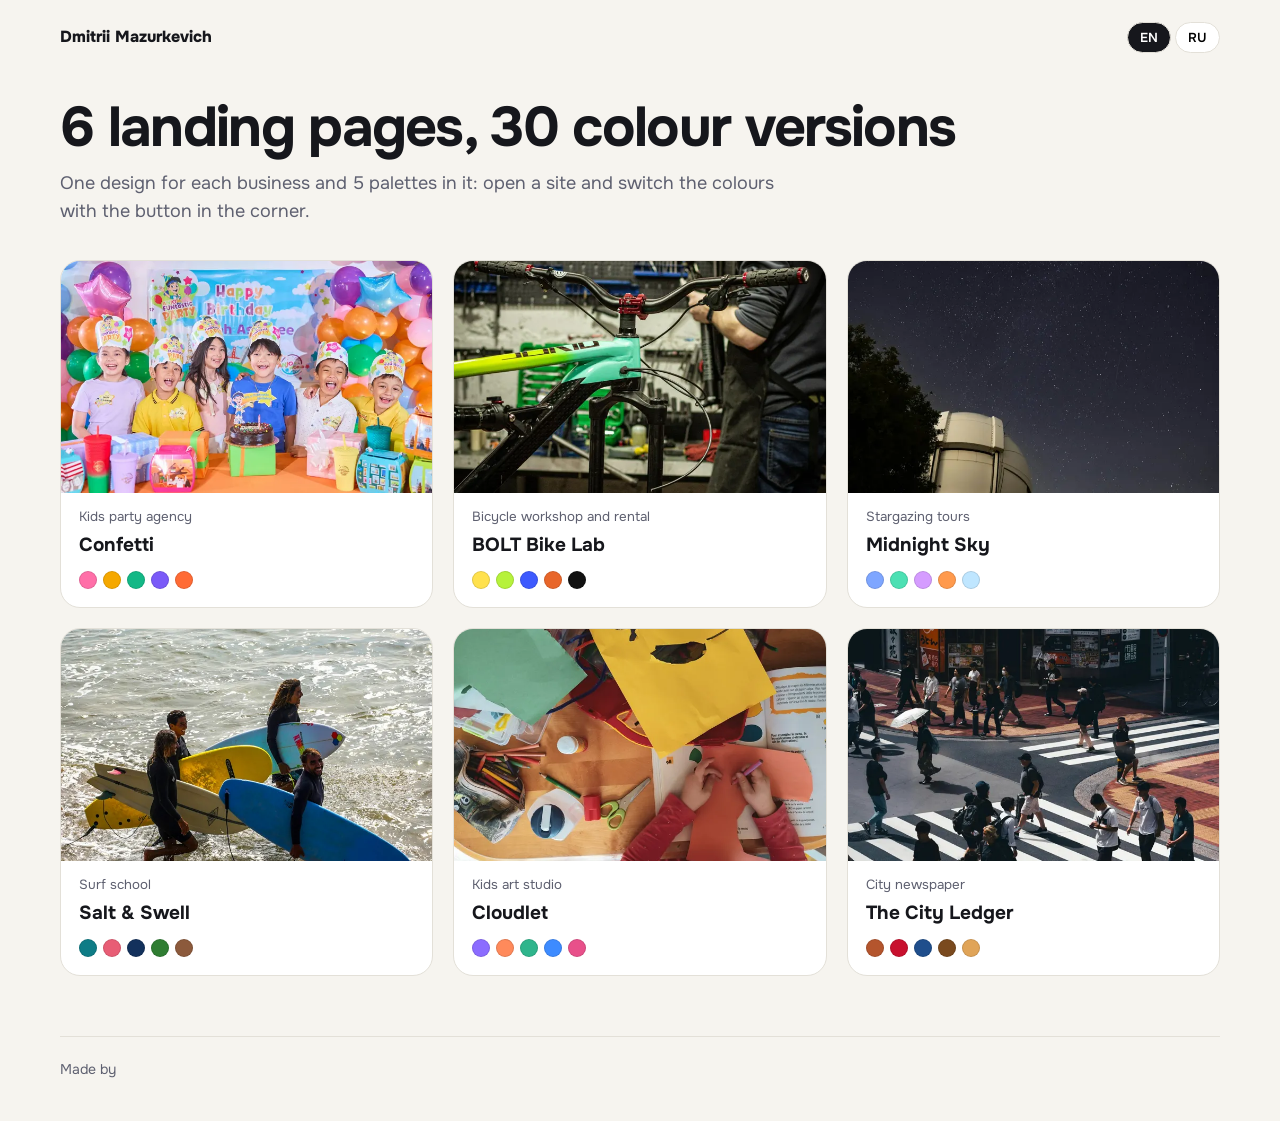
<file: index.html>
<!doctype html>
<html lang="en" data-pal="1"><head><meta charset="utf-8"><meta name="viewport" content="width=device-width, initial-scale=1">
<title>6 landing pages in 30 colour versions - Dmitrii Mazurkevich</title>
<meta name="description" content="6 landing pages for a party agency, bike workshop, stargazing tours, surf school, kids art studio and a city newspaper. Each has 5 colour palettes.">
<link rel="stylesheet" href="https://fonts.googleapis.com/css2?family=Onest:wght@400;600;800&display=swap">
<style>
:root{--bg:#F6F4EF;--ink:#16171C;--mut:#5E6070;--line:#E3E0D8}
*{box-sizing:border-box}body{margin:0;background:var(--bg);color:var(--ink);font:16px/1.55 Onest,system-ui,sans-serif}
.w{max-width:1200px;margin:0 auto;padding:0 20px}header{display:flex;justify-content:space-between;align-items:center;padding:22px 0}
header a{color:var(--ink);font-weight:800;text-decoration:none}.lang button{border:1px solid var(--line);background:#fff;border-radius:99px;padding:6px 12px;font:600 13px Onest,sans-serif;cursor:pointer}
.lang button[aria-pressed=true]{background:var(--ink);color:#fff}
h1{font-size:clamp(30px,5vw,56px);line-height:1.05;margin:24px 0 12px;letter-spacing:-.03em}.lede{color:var(--mut);max-width:720px;font-size:18px;margin:0 0 34px}
.g{display:grid;grid-template-columns:repeat(auto-fill,minmax(330px,1fr));gap:20px;padding-bottom:60px}
.c{display:flex;flex-direction:column;background:#fff;border:1px solid var(--line);border-radius:20px;overflow:hidden;color:var(--ink);text-decoration:none;transition:transform .3s,box-shadow .3s}
.c:hover{transform:translateY(-5px);box-shadow:0 22px 44px -26px rgba(22,23,28,.5)}.c img{width:100%;aspect-ratio:16/10;object-fit:cover;display:block}
.c div{padding:14px 18px 18px;display:grid;gap:4px}.c small{color:var(--mut)}.c b{font-size:19px}.dots{display:flex;gap:6px;margin-top:6px}.dots i{width:18px;height:18px;border-radius:50%;border:1px solid rgba(0,0,0,.12)}
footer{border-top:1px solid var(--line);padding:22px 0 40px;color:var(--mut);font-size:14px}footer a{color:inherit}
</style></head><body><div class="w">
<header><a href="https://t.me/dmitrii_pjm">Dmitrii Mazurkevich</a><div class="lang"><button type="button" data-lang="en" aria-pressed="true">EN</button> <button type="button" data-lang="ru" aria-pressed="false">RU</button></div></header>
<h1 data-en="6 landing pages, 30 colour versions" data-ru="6 лендингов, 30 цветовых решений">6 landing pages, 30 colour versions</h1>
<p class="lede" data-en="One design for each business and 5 palettes in it: open a site and switch the colours with the button in the corner." data-ru="У каждого бизнеса 1 дизайн и 5 палитр в нём: откройте сайт и переключайте цвета кнопкой в углу.">One design for each business and 5 palettes in it: open a site and switch the colours with the button in the corner.</p>
<div class="g"><a class="c" href="party/index.html"><img src="party/img/party-1-s.webp" alt="Kids party agency" loading="lazy"><div><small data-en="Kids party agency" data-ru="Агентство детских праздников">Kids party agency</small><b data-en="Confetti" data-ru="Конфетти">Confetti</b><span class="dots"><i style="background:#FF6FA8"></i><i style="background:#F5A800"></i><i style="background:#13B886"></i><i style="background:#7A5AF8"></i><i style="background:#FF6B35"></i></span></div></a>
<a class="c" href="bikes/index.html"><img src="bikes/img/bikes-1-s.webp" alt="Bicycle workshop and rental" loading="lazy"><div><small data-en="Bicycle workshop and rental" data-ru="Веломастерская и прокат">Bicycle workshop and rental</small><b data-en="BOLT Bike Lab" data-ru="БОЛТ">BOLT Bike Lab</b><span class="dots"><i style="background:#FFE14D"></i><i style="background:#B6F23C"></i><i style="background:#3D5AFE"></i><i style="background:#E8662A"></i><i style="background:#111111"></i></span></div></a>
<a class="c" href="stars/index.html"><img src="stars/img/stars-1-s.webp" alt="Stargazing tours" loading="lazy"><div><small data-en="Stargazing tours" data-ru="Астротуры">Stargazing tours</small><b data-en="Midnight Sky" data-ru="Полночь">Midnight Sky</b><span class="dots"><i style="background:#7EA6FF"></i><i style="background:#4CE0B3"></i><i style="background:#D59CFF"></i><i style="background:#FF9A4D"></i><i style="background:#BFE6FF"></i></span></div></a>
<a class="c" href="surf/index.html"><img src="surf/img/surf-1-s.webp" alt="Surf school" loading="lazy"><div><small data-en="Surf school" data-ru="Школа сёрфинга">Surf school</small><b data-en="Salt &amp; Swell" data-ru="Соль и волна">Salt & Swell</b><span class="dots"><i style="background:#0E7C86"></i><i style="background:#E85D75"></i><i style="background:#13315C"></i><i style="background:#2F7D32"></i><i style="background:#8C5A3C"></i></span></div></a>
<a class="c" href="kids/index.html"><img src="kids/img/kids-1-s.webp" alt="Kids art studio" loading="lazy"><div><small data-en="Kids art studio" data-ru="Детская творческая студия">Kids art studio</small><b data-en="Cloudlet" data-ru="Облачко">Cloudlet</b><span class="dots"><i style="background:#8B6CFF"></i><i style="background:#FF8A5B"></i><i style="background:#2FB58C"></i><i style="background:#3D8BFF"></i><i style="background:#E8508A"></i></span></div></a>
<a class="c" href="gazette/index.html"><img src="gazette/img/gazette-1-s.webp" alt="City newspaper" loading="lazy"><div><small data-en="City newspaper" data-ru="Городская газета">City newspaper</small><b data-en="The City Ledger" data-ru="Городской вестник">The City Ledger</b><span class="dots"><i style="background:#B4552D"></i><i style="background:#C8102E"></i><i style="background:#1F4E8C"></i><i style="background:#7A4A1E"></i><i style="background:#E0A458"></i></span></div></a></div>
<footer><span data-en="Made by &lt;a href=&quot;https://t.me/dmitrii_pjm Mazurkevich&lt;/a&gt;." data-ru="Сделал &lt;a href=&quot;https://t.me/dmitrii_pjm Мазуркевич&lt;/a&gt;.">Made by <a href="https://t.me/dmitrii_pjm">Dmitrii Mazurkevich</a>.</span></footer></div>
<script src="assets/landing.js" defer></script></body></html>
</file>
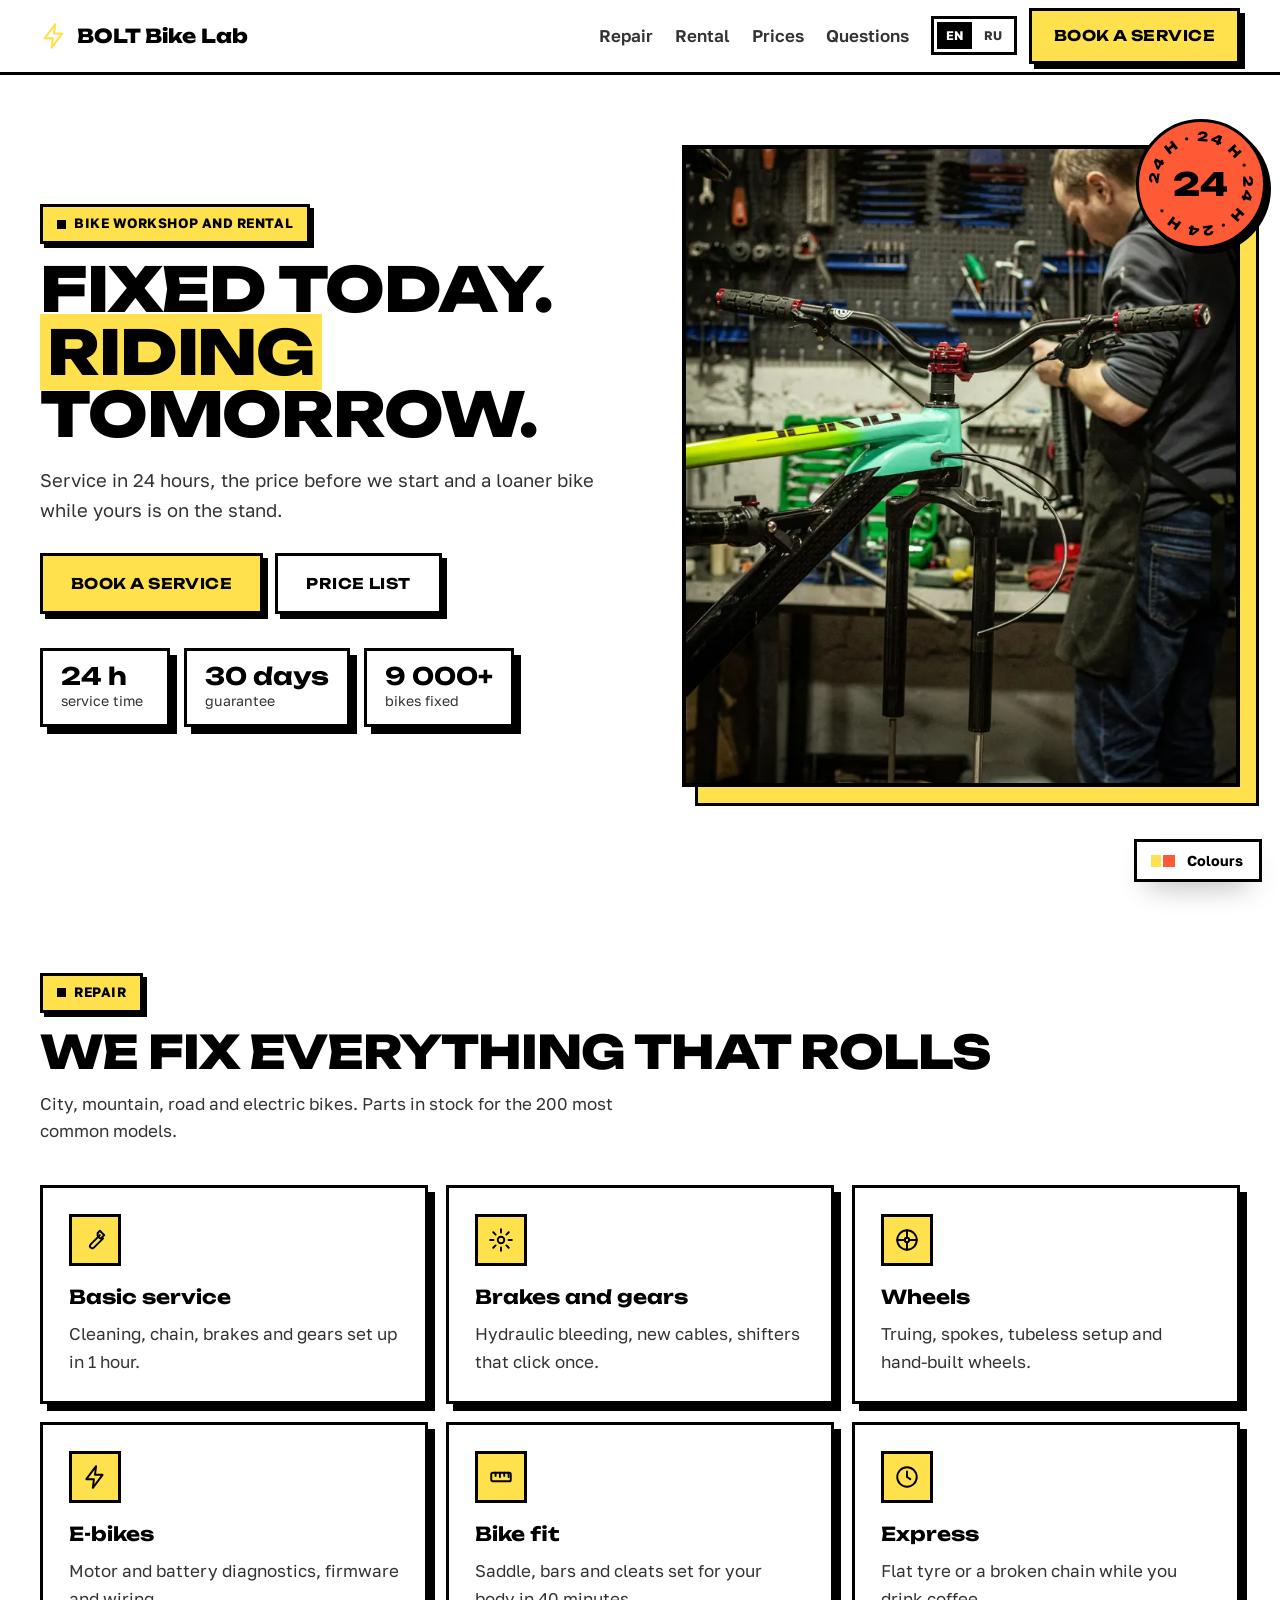
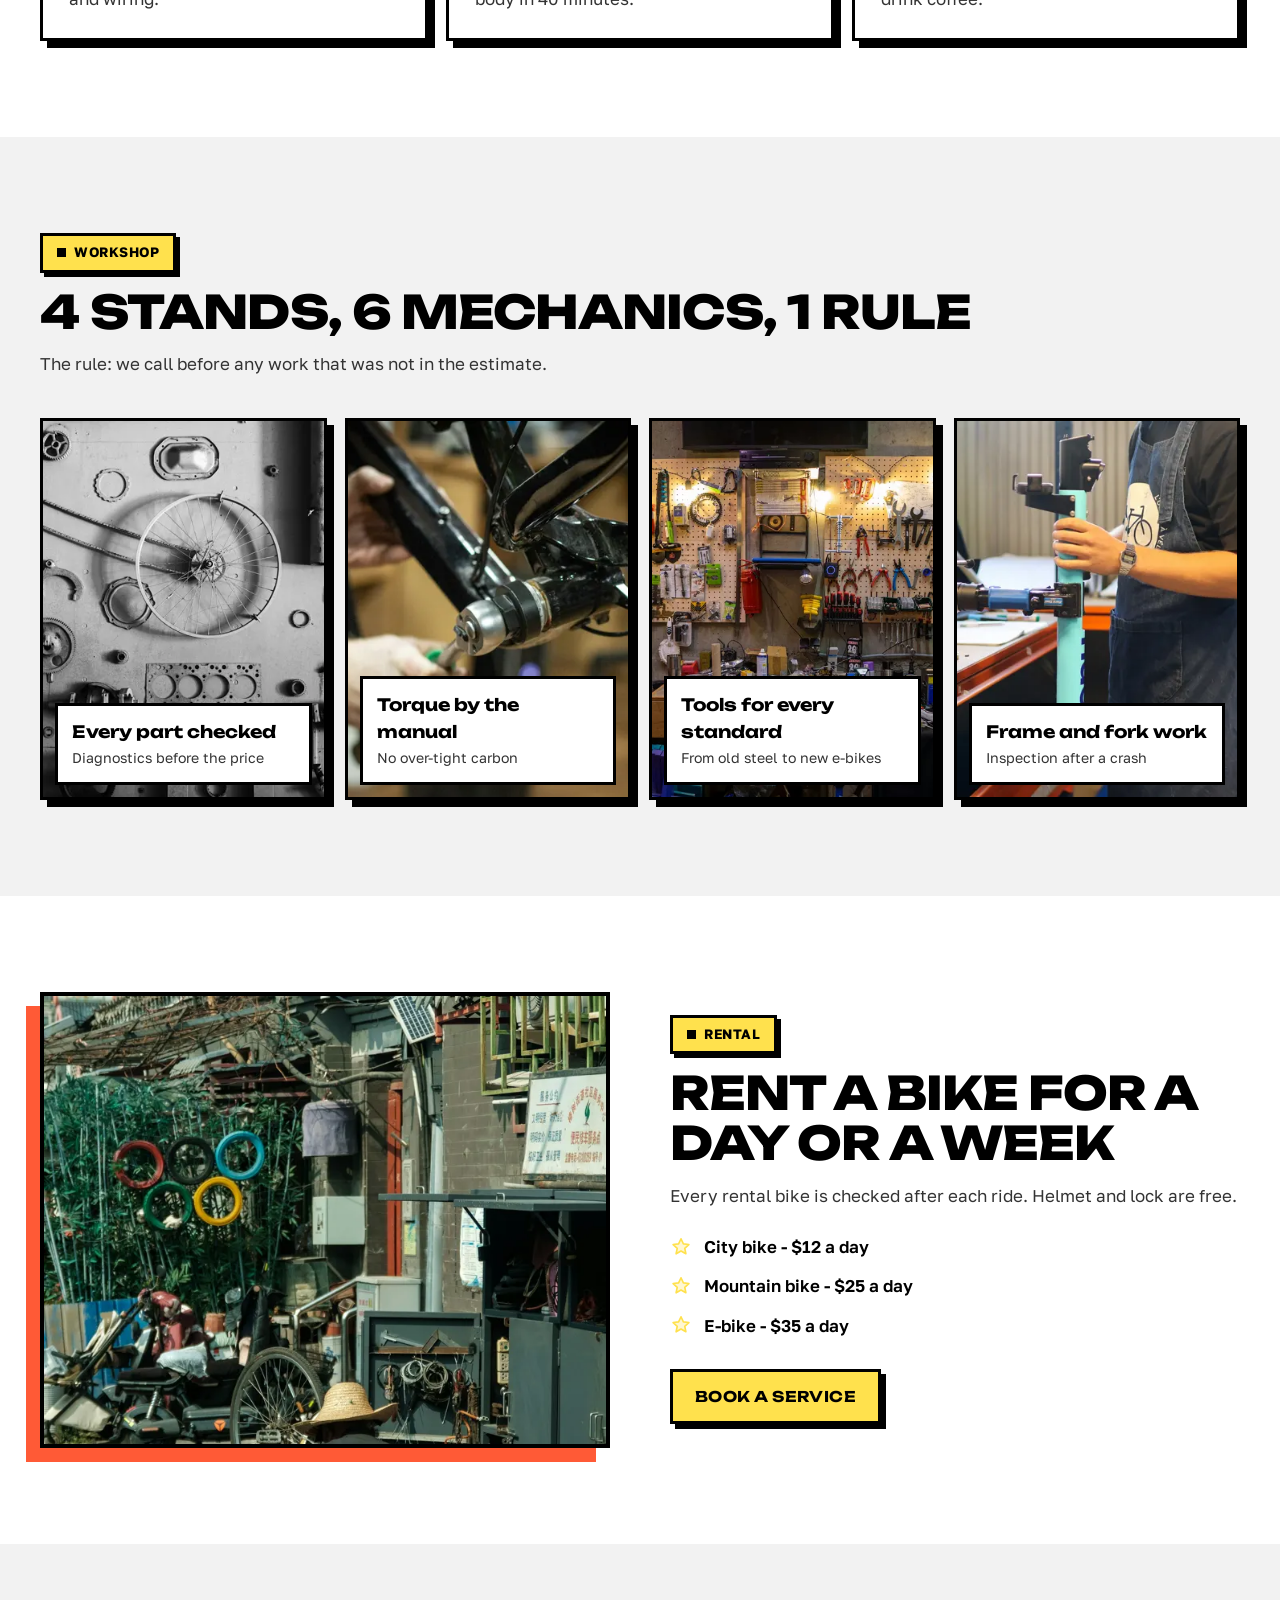
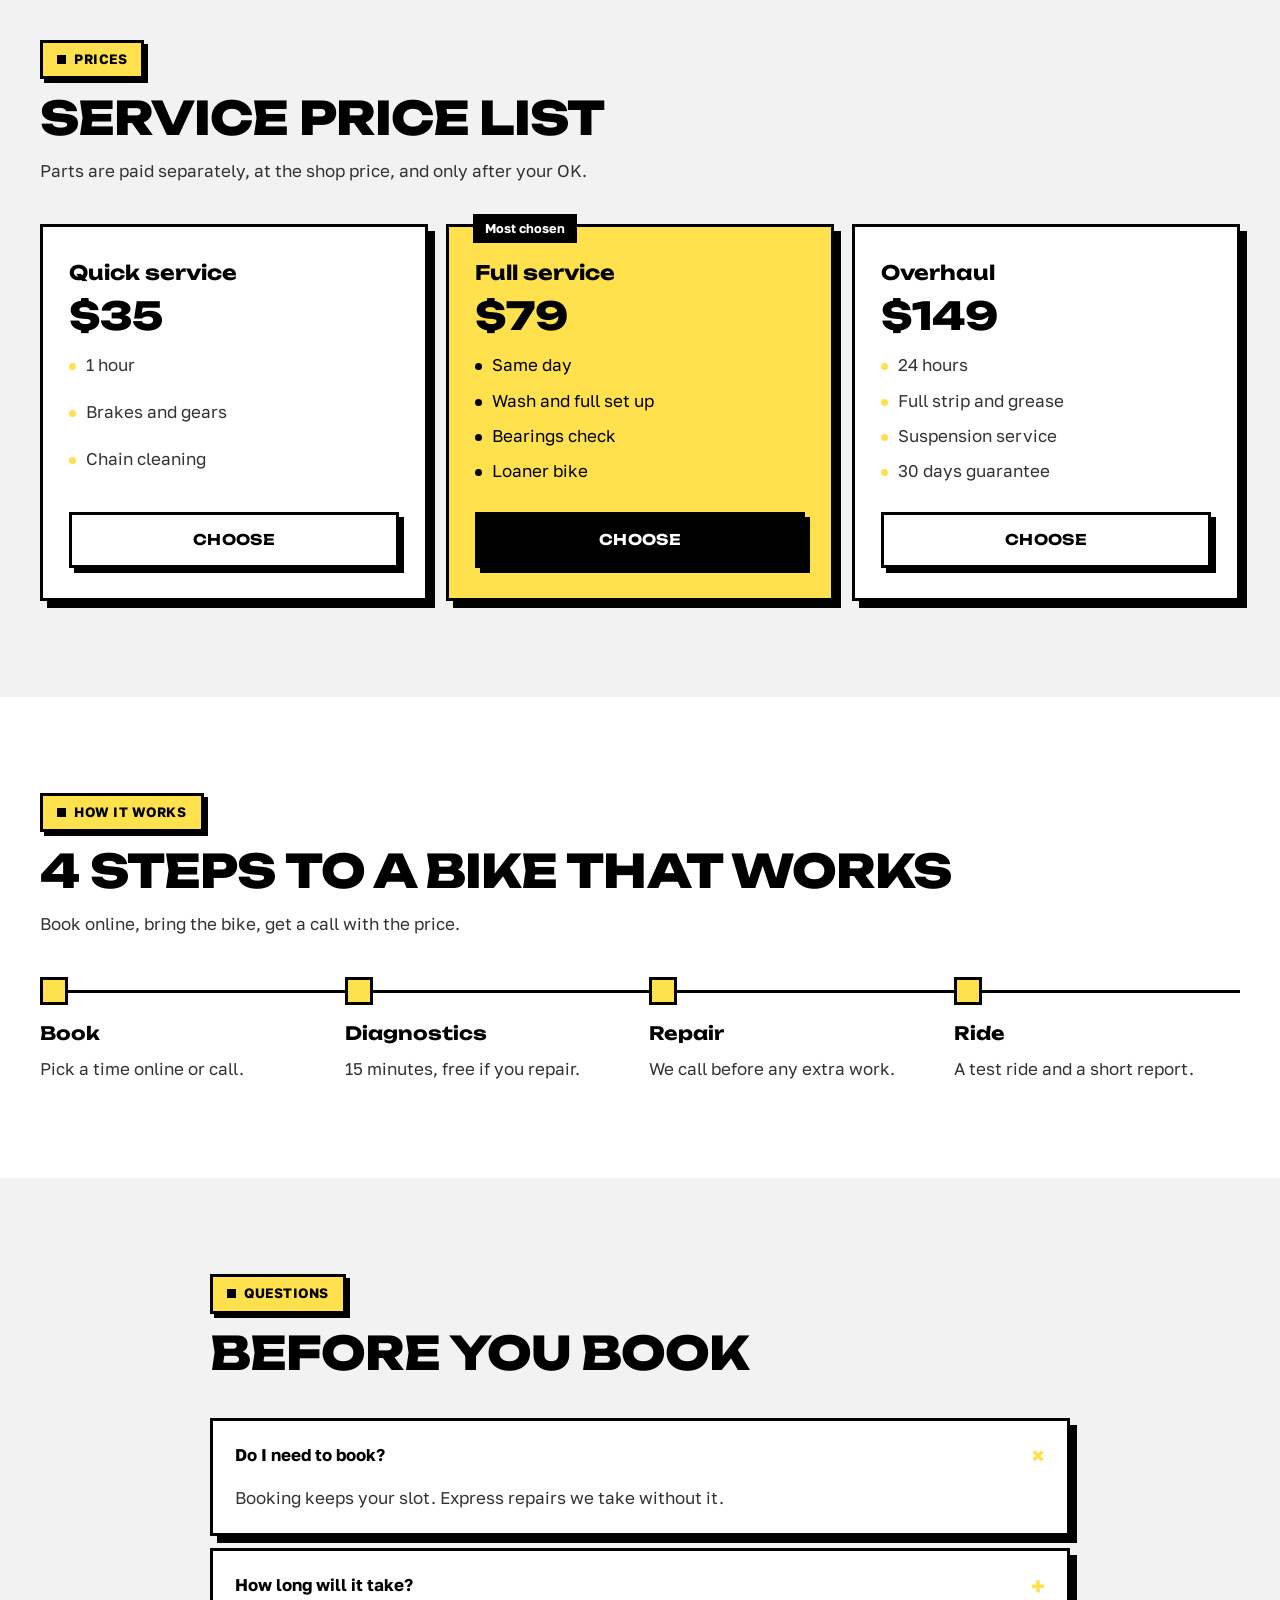
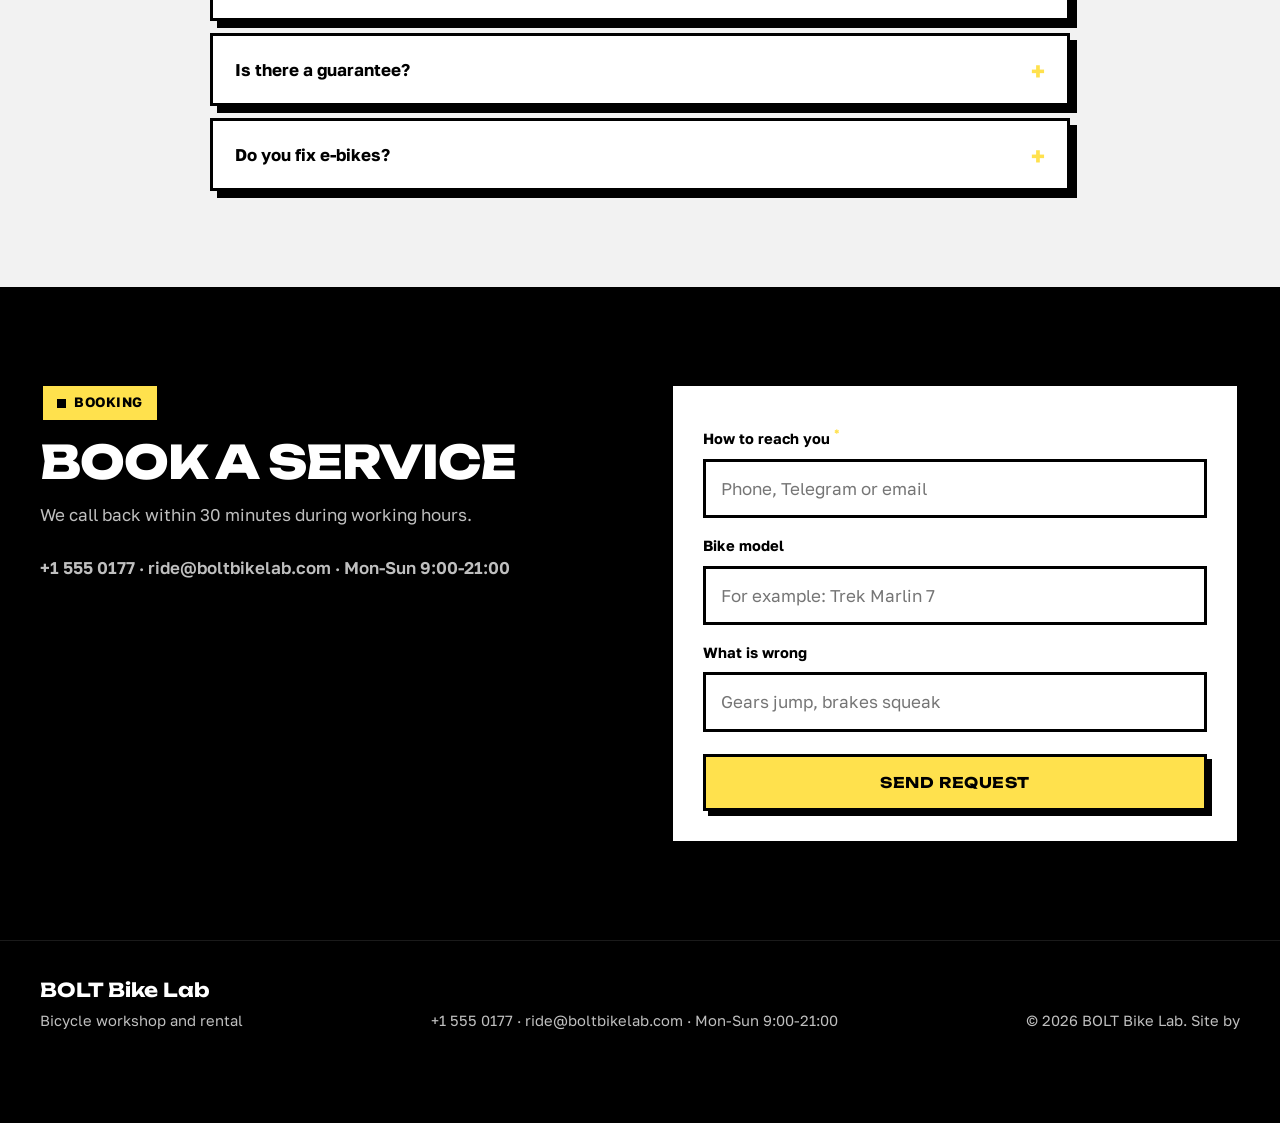
<file: bikes/index.html>
<!doctype html>
<html lang="en" data-pal="1">
<head>
<meta charset="utf-8">
<meta name="viewport" content="width=device-width, initial-scale=1">
<title>BOLT Bike Lab - bike service in 24 hours and rental</title>
<meta name="description" content="Bicycle service in 24 hours with a fixed price before work, a loaner bike and 30 days of guarantee. City, mountain and e-bikes.">
<link rel="canonical" href="https://dmitrii-mazurkevich.github.io/landing-page-designs/bikes/">
<meta property="og:type" content="website"><meta property="og:title" content="BOLT Bike Lab - bike service in 24 hours and rental"><meta property="og:description" content="Bicycle service in 24 hours with a fixed price before work, a loaner bike and 30 days of guarantee. City, mountain and e-bikes."><meta property="og:image" content="https://dmitrii-mazurkevich.github.io/landing-page-designs/bikes/img/bikes-1.webp">
<link rel="preconnect" href="https://fonts.googleapis.com"><link rel="preconnect" href="https://fonts.gstatic.com" crossorigin>
<link rel="stylesheet" href="https://fonts.googleapis.com/css2?family=Unbounded:wght@500;700;800&family=Golos+Text:wght@400;500;600;700&display=swap">
<link rel="stylesheet" href="../assets/landing.css">
<style>html[data-pal="1"]{--bg:#FFFFFF;--bg2:#F2F2F2;--card:#FFFFFF;--ink:#000000;--muted:#333333;--line:#000000;--acc:#FFE14D;--acc2:#FF5A36;--onacc:#000000;--dark:#000000}
html[data-pal="2"]{--bg:#F7FFF0;--bg2:#E6F7D4;--card:#FFFFFF;--ink:#0B1A00;--muted:#2F3D24;--line:#0B1A00;--acc:#B6F23C;--acc2:#7A3CF2;--onacc:#0B1A00;--dark:#0B1A00}
html[data-pal="3"]{--bg:#F4F6FF;--bg2:#E1E6FF;--card:#FFFFFF;--ink:#0A0F3D;--muted:#2C3266;--line:#0A0F3D;--acc:#3D5AFE;--acc2:#FFC400;--onacc:#FFFFFF;--dark:#0A0F3D}
html[data-pal="4"]{--bg:#FFF8F2;--bg2:#F6E4D6;--card:#FFFFFF;--ink:#2B1406;--muted:#5C3A26;--line:#2B1406;--acc:#E8662A;--acc2:#2BB3A3;--onacc:#FFFFFF;--dark:#2B1406}
html[data-pal="5"]{--bg:#EDEDED;--bg2:#DCDCDC;--card:#FFFFFF;--ink:#111111;--muted:#3A3A3A;--line:#111111;--acc:#111111;--acc2:#FF2E2E;--onacc:#FFFFFF;--dark:#111111}</style>
<script type="application/ld+json">{"@context":"https://schema.org","@type":"LocalBusiness","name":"BOLT Bike Lab","description":"Bicycle service in 24 hours with a fixed price before work, a loaner bike and 30 days of guarantee. City, mountain and e-bikes.","url":"https://dmitrii-mazurkevich.github.io/landing-page-designs/bikes/"}</script>
<script>window.PAGE_TITLE={en:"BOLT Bike Lab - bike service in 24 hours and rental",ru:"БОЛТ - ремонт велосипедов за 24 часа и прокат"};</script>
</head>
<body class="s-sharp">
<header class="hd"><div class="w hd__in"><a class="logo" href="#top"><svg viewBox="0 0 24 24" fill="none" stroke="currentColor" stroke-width="1.8" stroke-linecap="round" stroke-linejoin="round" aria-hidden="true"><path d="M13 2L4 14h7l-1 8 9-12h-7z"/></svg><span data-en="BOLT Bike Lab" data-ru="БОЛТ">BOLT Bike Lab</span></a>
<nav class="nav" data-nav><a href="#services"><span data-en="Repair" data-ru="Ремонт">Repair</span></a><a href="#rental"><span data-en="Rental" data-ru="Прокат">Rental</span></a><a href="#prices"><span data-en="Prices" data-ru="Цены">Prices</span></a><a href="#faq"><span data-en="Questions" data-ru="Вопросы">Questions</span></a></nav>
<div class="hd__r"><div class="lang" role="group" aria-label="Language"><button type="button" data-lang="en" aria-pressed="true">EN</button><button type="button" data-lang="ru" aria-pressed="false">RU</button></div>
<a class="btn btn--acc hd__cta" href="#order"><span data-en="Book a service" data-ru="Записаться на ремонт">Book a service</span></a><button class="burger" type="button" aria-label="Menu" data-burger><i></i><i></i></button></div></div></header><main><section class="hero" id="top"><div class="w hero__in"><div class="hero__tx"><p class="lbl rv" data-en="Bike workshop and rental" data-ru="Веломастерская и прокат">Bike workshop and rental</p>
<h1 class="h1 rv d1" data-en="Fixed today. &lt;em&gt;Riding&lt;/em&gt; tomorrow." data-ru="Сегодня чиним. Завтра &lt;em&gt;едете&lt;/em&gt;.">Fixed today. <em>Riding</em> tomorrow.</h1><p class="lede rv d1" data-en="Service in 24 hours, the price before we start and a loaner bike while yours is on the stand." data-ru="Ремонт за 24 часа, цена до начала работ и подменный велосипед, пока ваш на стенде.">Service in 24 hours, the price before we start and a loaner bike while yours is on the stand.</p>
<div class="acts rv d2"><a class="btn btn--acc btn--big" href="#order"><span data-en="Book a service" data-ru="Записаться на ремонт">Book a service</span></a><a class="btn btn--line btn--big" href="#rental"><span data-en="Price list" data-ru="Прайс">Price list</span></a></div>
<div class="facts rv d3"><div><b data-en="24 h" data-ru="24 ч">24 h</b><span data-en="service time" data-ru="срок ремонта">service time</span></div><div><b data-en="30 days" data-ru="30 дней">30 days</b><span data-en="guarantee" data-ru="гарантия">guarantee</span></div><div><b>9 000+</b><span data-en="bikes fixed" data-ru="велосипедов починили">bikes fixed</span></div></div></div><div class="hero__media rv d2"><img class="hero__img" src="img/bikes-1.webp" srcset="img/bikes-1-s.webp 700w, img/bikes-1.webp 1400w" sizes="(max-width: 760px) 100vw, 50vw" alt="Mechanic at work" loading="lazy" decoding="async"><span class="sticker" aria-hidden="true"><svg viewBox="0 0 100 100"><path id="c-bikes" d="M50 50m-38 0a38 38 0 1 1 76 0a38 38 0 1 1-76 0" fill="none"/><text><textPath href="#c-bikes" data-en="24 h · 24 h · 24 h · 24 h ·" data-ru="24 ч · 24 ч · 24 ч · 24 ч ·">24 h · 24 h · 24 h · 24 h ·</textPath></text></svg><b>24</b></span></div></div></section><section class="sec" id="services"><div class="w"><div class="sh rv"><p class="lbl" data-en="Repair" data-ru="Ремонт">Repair</p><h2 class="h2" data-en="We fix everything that rolls" data-ru="Чиним всё, что катится">We fix everything that rolls</h2><p class="intro" data-en="City, mountain, road and electric bikes. Parts in stock for the 200 most common models." data-ru="Городские, горные, шоссейные и электровелосипеды. Запчасти в наличии для 200 самых частых моделей.">City, mountain, road and electric bikes. Parts in stock for the 200 most common models.</p></div><div class="tiles"><a class="tile rv d0" href="#order"><span class="tile__ic"><svg viewBox="0 0 24 24" fill="none" stroke="currentColor" stroke-width="1.8" stroke-linecap="round" stroke-linejoin="round" aria-hidden="true"><path d="M14.5 5.5a4 4 0 0 0 5 5L11 19a2.1 2.1 0 0 1-3-3l8.5-8.5"/><path d="M14.5 5.5l2-2 4 4-2 2"/></svg></span><b data-en="Basic service" data-ru="Базовое ТО">Basic service</b><span data-en="Cleaning, chain, brakes and gears set up in 1 hour." data-ru="Чистка, цепь, настройка тормозов и передач за 1 час.">Cleaning, chain, brakes and gears set up in 1 hour.</span></a><a class="tile rv d1" href="#order"><span class="tile__ic"><svg viewBox="0 0 24 24" fill="none" stroke="currentColor" stroke-width="1.8" stroke-linecap="round" stroke-linejoin="round" aria-hidden="true"><circle cx="12" cy="12" r="3"/><path d="M12 2v3M12 19v3M2 12h3M19 12h3M4.9 4.9l2.1 2.1M17 17l2.1 2.1M4.9 19.1L7 17M17 7l2.1-2.1"/></svg></span><b data-en="Brakes and gears" data-ru="Тормоза и передачи">Brakes and gears</b><span data-en="Hydraulic bleeding, new cables, shifters that click once." data-ru="Прокачка гидравлики, новые тросики, переключение с 1 щелчка.">Hydraulic bleeding, new cables, shifters that click once.</span></a><a class="tile rv d2" href="#order"><span class="tile__ic"><svg viewBox="0 0 24 24" fill="none" stroke="currentColor" stroke-width="1.8" stroke-linecap="round" stroke-linejoin="round" aria-hidden="true"><circle cx="12" cy="12" r="9"/><circle cx="12" cy="12" r="2"/><path d="M12 3v7M12 14v7M3 12h7M14 12h7"/></svg></span><b data-en="Wheels" data-ru="Колёса">Wheels</b><span data-en="Truing, spokes, tubeless setup and hand-built wheels." data-ru="Правка, спицы, бескамерка и сборка колёс вручную.">Truing, spokes, tubeless setup and hand-built wheels.</span></a><a class="tile rv d0" href="#order"><span class="tile__ic"><svg viewBox="0 0 24 24" fill="none" stroke="currentColor" stroke-width="1.8" stroke-linecap="round" stroke-linejoin="round" aria-hidden="true"><path d="M13 2L4 14h7l-1 8 9-12h-7z"/></svg></span><b data-en="E-bikes" data-ru="Электровелосипеды">E-bikes</b><span data-en="Motor and battery diagnostics, firmware and wiring." data-ru="Диагностика мотора и батареи, прошивка и проводка.">Motor and battery diagnostics, firmware and wiring.</span></a><a class="tile rv d1" href="#order"><span class="tile__ic"><svg viewBox="0 0 24 24" fill="none" stroke="currentColor" stroke-width="1.8" stroke-linecap="round" stroke-linejoin="round" aria-hidden="true"><rect x="3" y="8" width="18" height="8" rx="1.5"/><path d="M7 8v3M11 8v4M15 8v3M19 8v4"/></svg></span><b data-en="Bike fit" data-ru="Посадка">Bike fit</b><span data-en="Saddle, bars and cleats set for your body in 40 minutes." data-ru="Седло, руль и контакты под вас за 40 минут.">Saddle, bars and cleats set for your body in 40 minutes.</span></a><a class="tile rv d2" href="#order"><span class="tile__ic"><svg viewBox="0 0 24 24" fill="none" stroke="currentColor" stroke-width="1.8" stroke-linecap="round" stroke-linejoin="round" aria-hidden="true"><circle cx="12" cy="12" r="9"/><path d="M12 7v5l3 2"/></svg></span><b data-en="Express" data-ru="Срочный ремонт">Express</b><span data-en="Flat tyre or a broken chain while you drink coffee." data-ru="Прокол или порванная цепь, пока вы пьёте кофе.">Flat tyre or a broken chain while you drink coffee.</span></a></div></div></section><section class="sec sec--alt" id="themes"><div class="w"><div class="sh rv"><p class="lbl" data-en="Workshop" data-ru="Мастерская">Workshop</p><h2 class="h2" data-en="4 stands, 6 mechanics, 1 rule" data-ru="4 стенда, 6 механиков, 1 правило">4 stands, 6 mechanics, 1 rule</h2><p class="intro" data-en="The rule: we call before any work that was not in the estimate." data-ru="Правило: звоним перед любой работой, которой не было в смете.">The rule: we call before any work that was not in the estimate.</p></div><div class="gal"><figure class="ph rv d0"><img src="img/bikes-6.webp" srcset="img/bikes-6-s.webp 700w, img/bikes-6.webp 1400w" sizes="(max-width: 760px) 100vw, 25vw" alt="Every part checked" loading="lazy" decoding="async"><figcaption><b data-en="Every part checked" data-ru="Каждая деталь на проверке">Every part checked</b><span data-en="Diagnostics before the price" data-ru="Диагностика до цены">Diagnostics before the price</span></figcaption></figure><figure class="ph rv d1"><img src="img/bikes-2.webp" srcset="img/bikes-2-s.webp 700w, img/bikes-2.webp 1400w" sizes="(max-width: 760px) 100vw, 25vw" alt="Torque by the manual" loading="lazy" decoding="async"><figcaption><b data-en="Torque by the manual" data-ru="Момент затяжки по инструкции">Torque by the manual</b><span data-en="No over-tight carbon" data-ru="Не перетягиваем карбон">No over-tight carbon</span></figcaption></figure><figure class="ph rv d2"><img src="img/bikes-5.webp" srcset="img/bikes-5-s.webp 700w, img/bikes-5.webp 1400w" sizes="(max-width: 760px) 100vw, 25vw" alt="Tools for every standard" loading="lazy" decoding="async"><figcaption><b data-en="Tools for every standard" data-ru="Инструмент под любой стандарт">Tools for every standard</b><span data-en="From old steel to new e-bikes" data-ru="От старой стали до электро">From old steel to new e-bikes</span></figcaption></figure><figure class="ph rv d0"><img src="img/bikes-3.webp" srcset="img/bikes-3-s.webp 700w, img/bikes-3.webp 1400w" sizes="(max-width: 760px) 100vw, 25vw" alt="Frame and fork work" loading="lazy" decoding="async"><figcaption><b data-en="Frame and fork work" data-ru="Работа с рамой и вилкой">Frame and fork work</b><span data-en="Inspection after a crash" data-ru="Осмотр после падения">Inspection after a crash</span></figcaption></figure></div></div></section><section class="sec" id="rental"><div class="w split"><div class="split__ph rv"><img src="img/bikes-4.webp" srcset="img/bikes-4-s.webp 700w, img/bikes-4.webp 1400w" sizes="(max-width: 760px) 100vw, 50vw" alt="Rent a bike for a day or a week" loading="lazy" decoding="async"></div><div class="split__tx rv d1"><p class="lbl" data-en="Rental" data-ru="Прокат">Rental</p><h2 class="h2" data-en="Rent a bike for a day or a week" data-ru="Велосипед напрокат на день или неделю">Rent a bike for a day or a week</h2><p class="intro" data-en="Every rental bike is checked after each ride. Helmet and lock are free." data-ru="Каждый прокатный велосипед проверяем после каждой поездки. Шлем и замок бесплатно.">Every rental bike is checked after each ride. Helmet and lock are free.</p>
<ul class="checks"><li><svg viewBox="0 0 24 24" fill="none" stroke="currentColor" stroke-width="1.8" stroke-linecap="round" stroke-linejoin="round" aria-hidden="true"><path d="M12 3l2.6 5.6 6 .7-4.5 4.1 1.2 6L12 16.4 6.7 19.4l1.2-6L3.4 9.3l6-.7z"/></svg><span data-en="City bike - $12 a day" data-ru="Городской - 900 ₽ в день">City bike - $12 a day</span></li><li><svg viewBox="0 0 24 24" fill="none" stroke="currentColor" stroke-width="1.8" stroke-linecap="round" stroke-linejoin="round" aria-hidden="true"><path d="M12 3l2.6 5.6 6 .7-4.5 4.1 1.2 6L12 16.4 6.7 19.4l1.2-6L3.4 9.3l6-.7z"/></svg><span data-en="Mountain bike - $25 a day" data-ru="Горный - 1 800 ₽ в день">Mountain bike - $25 a day</span></li><li><svg viewBox="0 0 24 24" fill="none" stroke="currentColor" stroke-width="1.8" stroke-linecap="round" stroke-linejoin="round" aria-hidden="true"><path d="M12 3l2.6 5.6 6 .7-4.5 4.1 1.2 6L12 16.4 6.7 19.4l1.2-6L3.4 9.3l6-.7z"/></svg><span data-en="E-bike - $35 a day" data-ru="Электровелосипед - 2 500 ₽ в день">E-bike - $35 a day</span></li></ul><a class="btn btn--acc" href="#order"><span data-en="Book a service" data-ru="Записаться на ремонт">Book a service</span></a></div></div></section><section class="sec sec--alt" id="prices"><div class="w"><div class="sh rv"><p class="lbl" data-en="Prices" data-ru="Цены">Prices</p><h2 class="h2" data-en="Service price list" data-ru="Прайс на обслуживание">Service price list</h2><p class="intro" data-en="Parts are paid separately, at the shop price, and only after your OK." data-ru="Запчасти оплачиваются отдельно, по цене магазина и только после вашего согласия.">Parts are paid separately, at the shop price, and only after your OK.</p></div><div class="prices"><div class="price rv d0"><b class="price__n" data-en="Quick service" data-ru="Быстрое ТО">Quick service</b><p class="price__v" data-en="$35" data-ru="2 900 ₽">$35</p>
<ul><li><span data-en="1 hour" data-ru="1 час">1 hour</span></li><li><span data-en="Brakes and gears" data-ru="Тормоза и передачи">Brakes and gears</span></li><li><span data-en="Chain cleaning" data-ru="Чистка цепи">Chain cleaning</span></li></ul><a class="btn btn--line" href="#order" data-pack="Quick service"><span data-en="Choose" data-ru="Выбрать">Choose</span></a></div><div class="price rv d1 price--top"><span class="price__tag" data-en="Most chosen" data-ru="Выбирают чаще">Most chosen</span><b class="price__n" data-en="Full service" data-ru="Полное ТО">Full service</b><p class="price__v" data-en="$79" data-ru="6 500 ₽">$79</p>
<ul><li><span data-en="Same day" data-ru="В тот же день">Same day</span></li><li><span data-en="Wash and full set up" data-ru="Мойка и полная настройка">Wash and full set up</span></li><li><span data-en="Bearings check" data-ru="Проверка подшипников">Bearings check</span></li><li><span data-en="Loaner bike" data-ru="Подменный велосипед">Loaner bike</span></li></ul><a class="btn btn--acc" href="#order" data-pack="Full service"><span data-en="Choose" data-ru="Выбрать">Choose</span></a></div><div class="price rv d2"><b class="price__n" data-en="Overhaul" data-ru="Переборка">Overhaul</b><p class="price__v" data-en="$149" data-ru="12 000 ₽">$149</p>
<ul><li><span data-en="24 hours" data-ru="24 часа">24 hours</span></li><li><span data-en="Full strip and grease" data-ru="Полная разборка и смазка">Full strip and grease</span></li><li><span data-en="Suspension service" data-ru="Обслуживание амортизаторов">Suspension service</span></li><li><span data-en="30 days guarantee" data-ru="Гарантия 30 дней">30 days guarantee</span></li></ul><a class="btn btn--line" href="#order" data-pack="Overhaul"><span data-en="Choose" data-ru="Выбрать">Choose</span></a></div></div></div></section><section class="sec"><div class="w"><div class="sh rv"><p class="lbl" data-en="How it works" data-ru="Как это работает">How it works</p><h2 class="h2" data-en="4 steps to a bike that works" data-ru="4 шага до исправного велосипеда">4 steps to a bike that works</h2><p class="intro" data-en="Book online, bring the bike, get a call with the price." data-ru="Запишитесь онлайн, привезите велосипед и получите звонок с ценой.">Book online, bring the bike, get a call with the price.</p></div><ol class="steps"><li class="step rv d0"><span class="step__dot" aria-hidden="true"></span><b data-en="Book" data-ru="Запись">Book</b><span data-en="Pick a time online or call." data-ru="Время онлайн или по телефону.">Pick a time online or call.</span></li><li class="step rv d1"><span class="step__dot" aria-hidden="true"></span><b data-en="Diagnostics" data-ru="Диагностика">Diagnostics</b><span data-en="15 minutes, free if you repair." data-ru="15 минут, бесплатно при ремонте.">15 minutes, free if you repair.</span></li><li class="step rv d2"><span class="step__dot" aria-hidden="true"></span><b data-en="Repair" data-ru="Ремонт">Repair</b><span data-en="We call before any extra work." data-ru="Звоним перед любой лишней работой.">We call before any extra work.</span></li><li class="step rv d3"><span class="step__dot" aria-hidden="true"></span><b data-en="Ride" data-ru="Едете">Ride</b><span data-en="A test ride and a short report." data-ru="Тест-драйв и короткий отчёт.">A test ride and a short report.</span></li></ol></div></section><section class="sec sec--alt" id="faq"><div class="w faqw"><div class="sh rv"><p class="lbl" data-en="Questions" data-ru="Вопросы">Questions</p><h2 class="h2" data-en="Before you book" data-ru="Перед записью">Before you book</h2></div><div class="faq"><details class="rv d0" open><summary><span data-en="Do I need to book?" data-ru="Нужно ли записываться?">Do I need to book?</span></summary><p data-en="Booking keeps your slot. Express repairs we take without it." data-ru="Запись держит ваше время. Срочный ремонт берём без неё.">Booking keeps your slot. Express repairs we take without it.</p></details><details class="rv d1"><summary><span data-en="How long will it take?" data-ru="Сколько ждать?">How long will it take?</span></summary><p data-en="Basic service 1 hour, full service the same day, overhaul 24 hours." data-ru="Базовое ТО 1 час, полное в тот же день, переборка 24 часа.">Basic service 1 hour, full service the same day, overhaul 24 hours.</p></details><details class="rv d0"><summary><span data-en="Is there a guarantee?" data-ru="Есть гарантия?">Is there a guarantee?</span></summary><p data-en="30 days on the work. If something comes back, we fix it for free." data-ru="30 дней на работу. Если что-то вернулось, исправляем бесплатно.">30 days on the work. If something comes back, we fix it for free.</p></details><details class="rv d1"><summary><span data-en="Do you fix e-bikes?" data-ru="Чините электровелосипеды?">Do you fix e-bikes?</span></summary><p data-en="Yes, including Bosch, Shimano Steps and most Chinese motors." data-ru="Да, включая Bosch, Shimano Steps и большинство китайских моторов.">Yes, including Bosch, Shimano Steps and most Chinese motors.</p></details></div></div></section><section class="sec order" id="order"><div class="w order__in"><div class="order__tx rv"><p class="lbl" data-en="Booking" data-ru="Запись">Booking</p><h2 class="h2" data-en="Book a service" data-ru="Записаться на ремонт">Book a service</h2><p class="intro" data-en="We call back within 30 minutes during working hours." data-ru="Перезвоним в течение 30 минут в рабочее время.">We call back within 30 minutes during working hours.</p><p class="order__c"><span data-en="+1 555 0177 · ride@boltbikelab.com · Mon-Sun 9:00-21:00" data-ru="+7 900 000-01-77 · ride@boltbikelab.com · ежедневно 9:00-21:00">+1 555 0177 · ride@boltbikelab.com · Mon-Sun 9:00-21:00</span></p></div>
<form class="fm rv d1" data-form novalidate><label class="fm__l" for="fc"><span data-en="How to reach you" data-ru="Как с вами связаться">How to reach you</span> <sup>*</sup></label><input class="fm__i" id="fc" name="contact" required placeholder="Phone, Telegram or email" data-ph-en="Phone, Telegram or email" data-ph-ru="Телефон, Telegram или почта">
<label class="fm__l" for="f0"><span data-en="Bike model" data-ru="Модель велосипеда">Bike model</span></label><input class="fm__i" id="f0" name="Bike model" type="text" placeholder="For example: Trek Marlin 7" data-ph-en="For example: Trek Marlin 7" data-ph-ru="Например: Trek Marlin 7">
<label class="fm__l" for="f1"><span data-en="What is wrong" data-ru="Что случилось">What is wrong</span></label><input class="fm__i" id="f1" name="What is wrong" type="text" placeholder="Gears jump, brakes squeak" data-ph-en="Gears jump, brakes squeak" data-ph-ru="Скачет цепь, скрипят тормоза"><input type="hidden" name="package" value="">
<button class="btn btn--acc btn--big" type="submit"><span data-en="Send request" data-ru="Отправить заявку">Send request</span></button><p class="fm__err" data-en="Fill in how to reach you, please." data-ru="Укажите, как с вами связаться.">Fill in how to reach you, please.</p>
<div class="fm__ok" hidden><b data-en="Thank you! We will get back to you soon." data-ru="Спасибо! Скоро с вами свяжемся.">Thank you! We will get back to you soon.</b></div></form></div></section></main><footer class="ft"><div class="w ft__in"><div><b class="ft__n"><span data-en="BOLT Bike Lab" data-ru="БОЛТ">BOLT Bike Lab</span></b><p data-en="Bicycle workshop and rental" data-ru="Веломастерская и прокат">Bicycle workshop and rental</p></div><p><span data-en="+1 555 0177 · ride@boltbikelab.com · Mon-Sun 9:00-21:00" data-ru="+7 900 000-01-77 · ride@boltbikelab.com · ежедневно 9:00-21:00">+1 555 0177 · ride@boltbikelab.com · Mon-Sun 9:00-21:00</span></p>
<p class="ft__by"><span data-en="© 2026 BOLT Bike Lab. Site by &lt;a href=&quot;https://t.me/dmitrii_pjm Mazurkevich&lt;/a&gt;." data-ru="© 2026 «БОЛТ». Сайт сделал &lt;a href=&quot;https://t.me/dmitrii_pjm Мазуркевич&lt;/a&gt;.">© 2026 BOLT Bike Lab. Site by <a href="https://t.me/dmitrii_pjm">Dmitrii Mazurkevich</a>.</span></p></div></footer>
<div class="pal" data-pal-box><button class="pal__btn" type="button" aria-expanded="false" data-pal-open><i style="background:var(--acc)"></i><i style="background:var(--acc2)"></i><span data-en="Colours" data-ru="Цвета">Colours</span></button>
<div class="pal__list" role="group" aria-label="Colour palette"><button type="button" data-pal-set="1" aria-pressed="true"><span class="pal__dots"><i style="background:#FFFFFF"></i><i style="background:#000000"></i><i style="background:#FFE14D"></i><i style="background:#FF5A36"></i></span><span data-en="Signal" data-ru="Сигнал">Signal</span></button><button type="button" data-pal-set="2" aria-pressed="false"><span class="pal__dots"><i style="background:#F7FFF0"></i><i style="background:#0B1A00"></i><i style="background:#B6F23C"></i><i style="background:#7A3CF2"></i></span><span data-en="Track" data-ru="Трек">Track</span></button><button type="button" data-pal-set="3" aria-pressed="false"><span class="pal__dots"><i style="background:#F4F6FF"></i><i style="background:#0A0F3D"></i><i style="background:#3D5AFE"></i><i style="background:#FFC400"></i></span><span data-en="Cobalt" data-ru="Кобальт">Cobalt</span></button><button type="button" data-pal-set="4" aria-pressed="false"><span class="pal__dots"><i style="background:#FFF8F2"></i><i style="background:#2B1406"></i><i style="background:#E8662A"></i><i style="background:#2BB3A3"></i></span><span data-en="Rust" data-ru="Ржавчина">Rust</span></button><button type="button" data-pal-set="5" aria-pressed="false"><span class="pal__dots"><i style="background:#EDEDED"></i><i style="background:#111111"></i><i style="background:#111111"></i><i style="background:#FF2E2E"></i></span><span data-en="Mono" data-ru="Моно">Mono</span></button></div></div>
<script src="../assets/landing.js" defer></script>
</body>
</html>
</file>
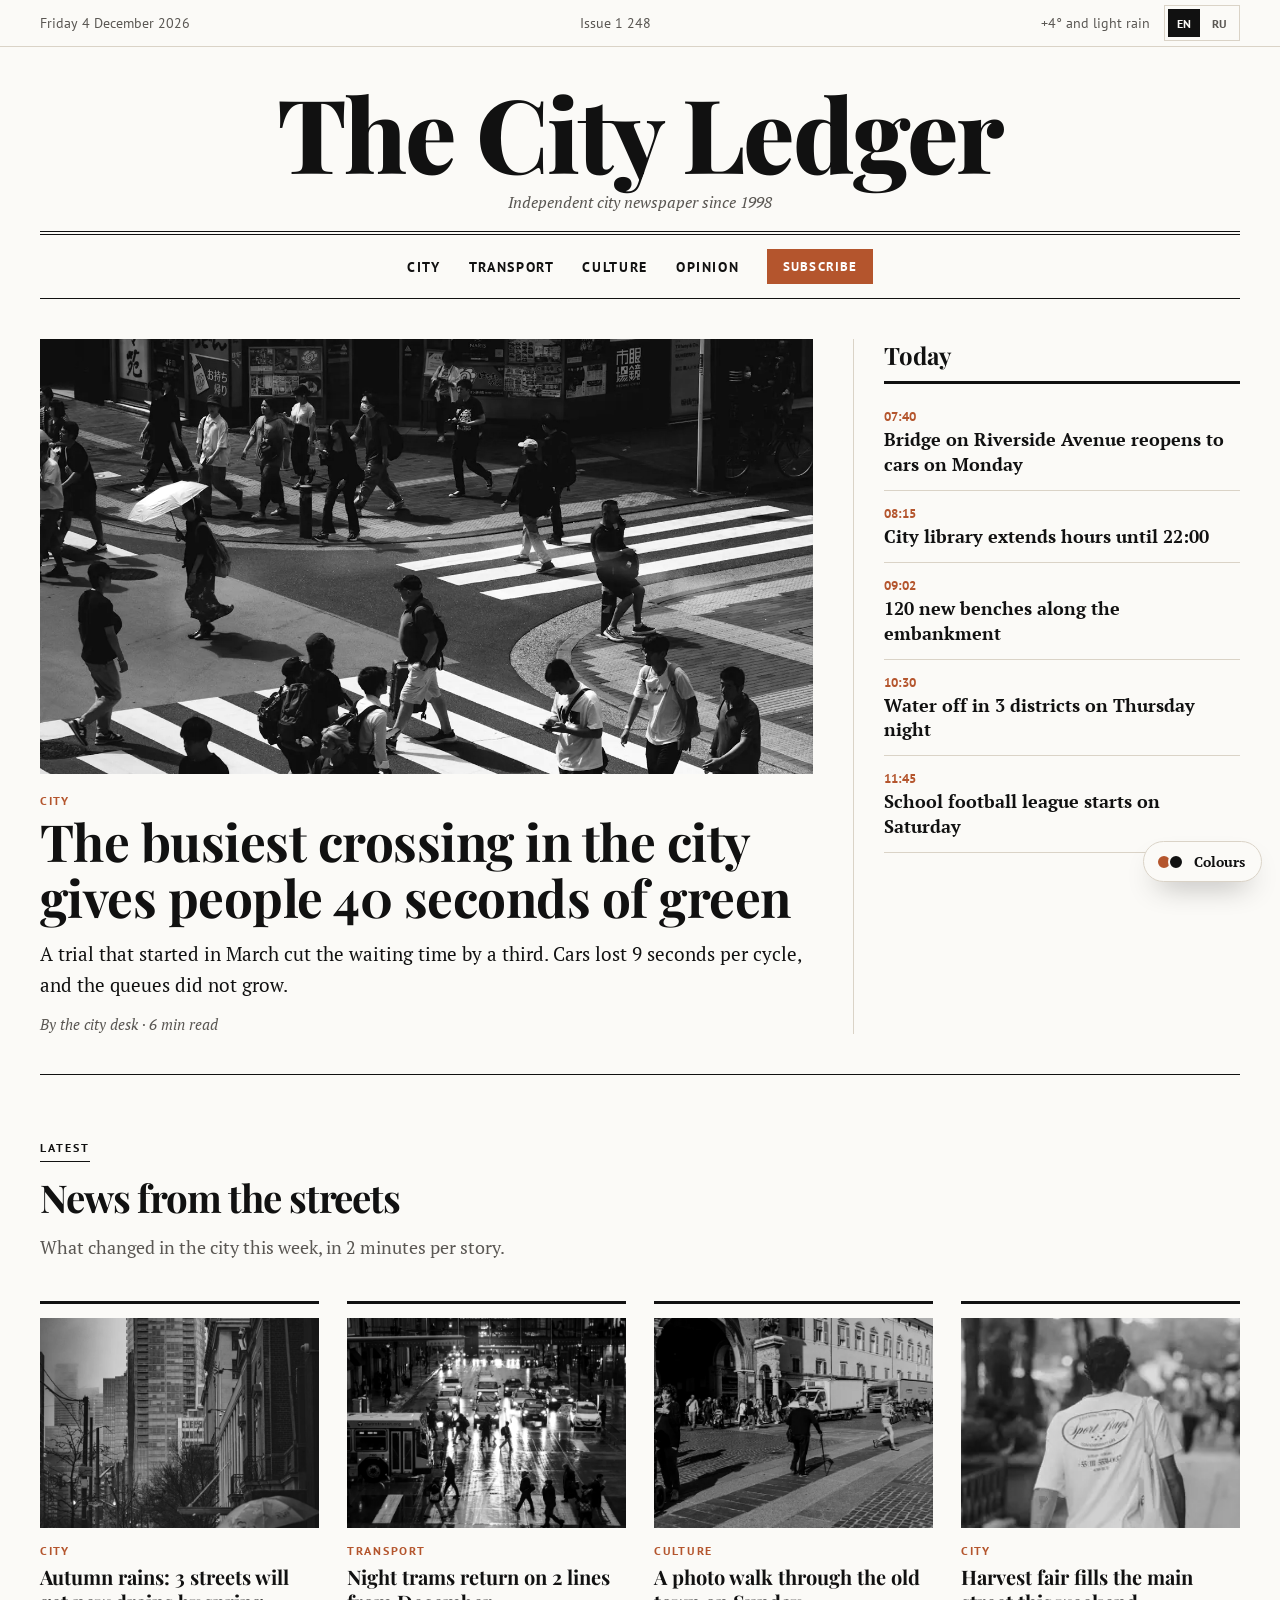
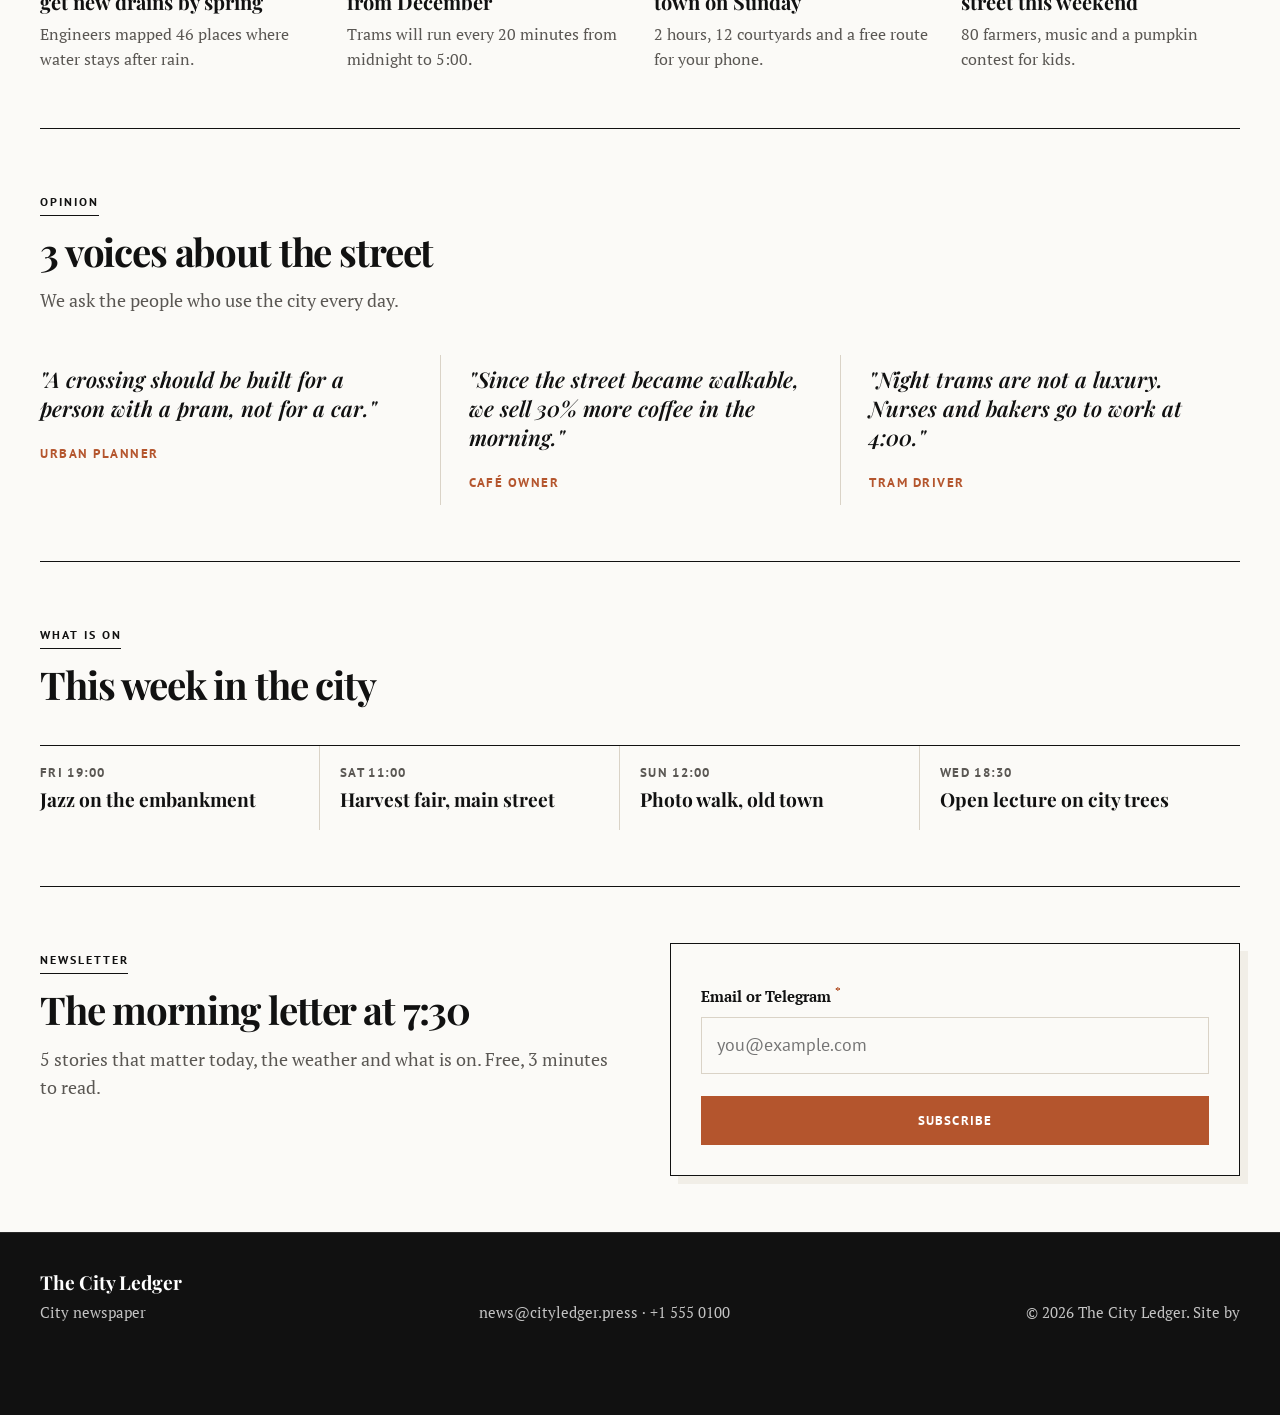
<file: gazette/index.html>
<!doctype html>
<html lang="en" data-pal="1">
<head>
<meta charset="utf-8">
<meta name="viewport" content="width=device-width, initial-scale=1">
<title>The City Ledger - city news, transport, culture</title>
<meta name="description" content="A city newspaper: transport, streets, culture and opinions. A morning newsletter at 7:30.">
<link rel="canonical" href="https://dmitrii-mazurkevich.github.io/landing-page-designs/gazette/">
<meta property="og:type" content="website"><meta property="og:title" content="The City Ledger - city news, transport, culture"><meta property="og:description" content="A city newspaper: transport, streets, culture and opinions. A morning newsletter at 7:30."><meta property="og:image" content="https://dmitrii-mazurkevich.github.io/landing-page-designs/gazette/img/gazette-1.webp">
<link rel="preconnect" href="https://fonts.googleapis.com"><link rel="preconnect" href="https://fonts.gstatic.com" crossorigin>
<link rel="stylesheet" href="https://fonts.googleapis.com/css2?family=Playfair+Display:ital,wght@0,600;0,700;0,800;1,600&family=PT+Serif:ital,wght@0,400;0,700;1,400&family=PT+Sans:wght@400;700&display=swap">
<link rel="stylesheet" href="../assets/landing.css">
<style>html[data-pal="1"]{--bg:#FBFAF7;--bg2:#F1EEE7;--card:#FBFAF7;--ink:#111111;--muted:#5A5753;--line:#DAD3C7;--acc:#B4552D;--acc2:#111111;--onacc:#FFFFFF;--dark:#111111}
html[data-pal="2"]{--bg:#FFFFFF;--bg2:#F3F3F3;--card:#FFFFFF;--ink:#0A0A0A;--muted:#555555;--line:#D9D9D9;--acc:#C8102E;--acc2:#0A0A0A;--onacc:#FFFFFF;--dark:#0A0A0A}
html[data-pal="3"]{--bg:#F7F8FA;--bg2:#E9EDF3;--card:#F7F8FA;--ink:#0F1B2D;--muted:#4D5B70;--line:#D3DAE5;--acc:#1F4E8C;--acc2:#0F1B2D;--onacc:#FFFFFF;--dark:#0F1B2D}
html[data-pal="4"]{--bg:#F6EEDF;--bg2:#EADDC4;--card:#F6EEDF;--ink:#2E2214;--muted:#6B5A45;--line:#D8C7A8;--acc:#7A4A1E;--acc2:#2E2214;--onacc:#FFFFFF;--dark:#2E2214}
html[data-pal="5"]{--bg:#141414;--bg2:#1E1E1E;--card:#141414;--ink:#EDEAE4;--muted:#A39F98;--line:#333333;--acc:#E0A458;--acc2:#EDEAE4;--onacc:#141414;--dark:#0A0A0A}</style>
<script type="application/ld+json">{"@context":"https://schema.org","@type":"NewsMediaOrganization","name":"The City Ledger","description":"A city newspaper: transport, streets, culture and opinions. A morning newsletter at 7:30.","url":"https://dmitrii-mazurkevich.github.io/landing-page-designs/gazette/"}</script>
<script>window.PAGE_TITLE={en:"The City Ledger - city news, transport, culture",ru:"Городской вестник - новости города, транспорт, культура"};</script>
</head>
<body class="s-editorial">
<header class="gz-top"><div class="w gz-top__in"><span data-today></span><span data-en="Issue 1 248" data-ru="Выпуск № 1 248">Issue 1 248</span><span class="gz-top__r"><span data-en="+4° and light rain" data-ru="+4° и небольшой дождь">+4° and light rain</span><span class="lang" role="group" aria-label="Language"><button type="button" data-lang="en" aria-pressed="true">EN</button><button type="button" data-lang="ru" aria-pressed="false">RU</button></span></span></div></header>
<div class="w"><div class="mast rv"><a class="mast__n" href="#top" id="top"><span data-en="The City Ledger" data-ru="Городской вестник">The City Ledger</span></a><p class="mast__s" data-en="Independent city newspaper since 1998" data-ru="Независимая городская газета с 1998 года">Independent city newspaper since 1998</p></div>
<nav class="gz-nav" data-nav><a href="#city"><span data-en="City" data-ru="Город">City</span></a><a href="#transport"><span data-en="Transport" data-ru="Транспорт">Transport</span></a><a href="#culture"><span data-en="Culture" data-ru="Культура">Culture</span></a><a href="#opinion"><span data-en="Opinion" data-ru="Мнения">Opinion</span></a><a class="btn btn--acc" href="#order"><span data-en="Subscribe" data-ru="Подписаться">Subscribe</span></a></nav>
<section class="lead" id="city"><article class="lead__main rv"><figure class="lead__ph"><img src="img/gazette-1.webp" srcset="img/gazette-1-s.webp 700w, img/gazette-1.webp 1400w" sizes="(max-width: 760px) 100vw, 66vw" alt="Busy city crossing" loading="lazy" decoding="async"></figure><p class="kick" data-en="City" data-ru="Город">City</p>
<h1 class="h1" data-en="The busiest crossing in the city gives people 40 seconds of green" data-ru="Самый оживлённый перекрёсток города даёт пешеходам 40 секунд зелёного">The busiest crossing in the city gives people 40 seconds of green</h1>
<p class="lede" data-en="A trial that started in March cut the waiting time by a third. Cars lost 9 seconds per cycle, and the queues did not grow." data-ru="Эксперимент, начатый в марте, сократил ожидание на треть. Машины потеряли 9 секунд на цикл, а пробки не выросли.">A trial that started in March cut the waiting time by a third. Cars lost 9 seconds per cycle, and the queues did not grow.</p>
<p class="by" data-en="By the city desk · 6 min read" data-ru="Отдел городской жизни · 6 минут чтения">By the city desk · 6 min read</p></article>
<aside class="lead__side rv d1"><h2 class="side__h" data-en="Today" data-ru="Главное за день">Today</h2><ol class="side"><li><time>07:40</time><a data-en="Bridge on Riverside Avenue reopens to cars on Monday" data-ru="Мост на Речном проспекте откроют для машин в понедельник">Bridge on Riverside Avenue reopens to cars on Monday</a></li><li><time>08:15</time><a data-en="City library extends hours until 22:00" data-ru="Городская библиотека работает до 22:00">City library extends hours until 22:00</a></li><li><time>09:02</time><a data-en="120 new benches along the embankment" data-ru="120 новых скамеек вдоль набережной">120 new benches along the embankment</a></li><li><time>10:30</time><a data-en="Water off in 3 districts on Thursday night" data-ru="В ночь на четверг отключат воду в 3 районах">Water off in 3 districts on Thursday night</a></li><li><time>11:45</time><a data-en="School football league starts on Saturday" data-ru="В субботу стартует школьная футбольная лига">School football league starts on Saturday</a></li></ol></aside></section>
<section class="sec stories" id="transport"><div class="sh rv"><p class="lbl" data-en="Latest" data-ru="Свежее">Latest</p><h2 class="h2" data-en="News from the streets" data-ru="Новости с улиц">News from the streets</h2><p class="intro" data-en="What changed in the city this week, in 2 minutes per story." data-ru="Что изменилось в городе за неделю, по 2 минуты на материал.">What changed in the city this week, in 2 minutes per story.</p></div><div class="st-grid"><article class="st rv d0"><figure><img src="img/gazette-2.webp" srcset="img/gazette-2-s.webp 700w, img/gazette-2.webp 1400w" sizes="(max-width: 760px) 100vw, 25vw" alt="Autumn rains: 3 streets will get new drains by spring" loading="lazy" decoding="async"></figure><p class="kick" data-en="City" data-ru="Город">City</p><b class="st__h" data-en="Autumn rains: 3 streets will get new drains by spring" data-ru="Осенние ливни: 3 улицы получат новую ливнёвку к весне">Autumn rains: 3 streets will get new drains by spring</b><p data-en="Engineers mapped 46 places where water stays after rain." data-ru="Инженеры нашли 46 мест, где вода стоит после дождя.">Engineers mapped 46 places where water stays after rain.</p></article><article class="st rv d1"><figure><img src="img/gazette-4.webp" srcset="img/gazette-4-s.webp 700w, img/gazette-4.webp 1400w" sizes="(max-width: 760px) 100vw, 25vw" alt="Night trams return on 2 lines from December" loading="lazy" decoding="async"></figure><p class="kick" data-en="Transport" data-ru="Транспорт">Transport</p><b class="st__h" data-en="Night trams return on 2 lines from December" data-ru="Ночные трамваи вернутся на 2 маршрута с декабря">Night trams return on 2 lines from December</b><p data-en="Trams will run every 20 minutes from midnight to 5:00." data-ru="Трамваи пойдут каждые 20 минут с полуночи до 5:00.">Trams will run every 20 minutes from midnight to 5:00.</p></article><article class="st rv d2" id="culture"><figure><img src="img/gazette-5.webp" srcset="img/gazette-5-s.webp 700w, img/gazette-5.webp 1400w" sizes="(max-width: 760px) 100vw, 25vw" alt="A photo walk through the old town on Sunday" loading="lazy" decoding="async"></figure><p class="kick" data-en="Culture" data-ru="Культура">Culture</p><b class="st__h" data-en="A photo walk through the old town on Sunday" data-ru="Фотопрогулка по старому городу в воскресенье">A photo walk through the old town on Sunday</b><p data-en="2 hours, 12 courtyards and a free route for your phone." data-ru="2 часа, 12 дворов и бесплатный маршрут для телефона.">2 hours, 12 courtyards and a free route for your phone.</p></article><article class="st rv d0"><figure><img src="img/gazette-6.webp" srcset="img/gazette-6-s.webp 700w, img/gazette-6.webp 1400w" sizes="(max-width: 760px) 100vw, 25vw" alt="Harvest fair fills the main street this weekend" loading="lazy" decoding="async"></figure><p class="kick" data-en="City" data-ru="Город">City</p><b class="st__h" data-en="Harvest fair fills the main street this weekend" data-ru="Ярмарка урожая займёт главную улицу в выходные">Harvest fair fills the main street this weekend</b><p data-en="80 farmers, music and a pumpkin contest for kids." data-ru="80 фермеров, музыка и конкурс тыкв для детей.">80 farmers, music and a pumpkin contest for kids.</p></article></div></section>
<section class="sec ops" id="opinion"><div class="sh rv"><p class="lbl" data-en="Opinion" data-ru="Мнения">Opinion</p><h2 class="h2" data-en="3 voices about the street" data-ru="3 голоса об улице">3 voices about the street</h2><p class="intro" data-en="We ask the people who use the city every day." data-ru="Спрашиваем тех, кто пользуется городом каждый день.">We ask the people who use the city every day.</p></div><div class="ops__g"><blockquote class="op rv d0"><p data-en="&quot;A crossing should be built for a person with a pram, not for a car.&quot;" data-ru="«Перекрёсток нужно строить для человека с коляской, а не для машины».">"A crossing should be built for a person with a pram, not for a car."</p><cite data-en="Urban planner" data-ru="Урбанист">Urban planner</cite></blockquote><blockquote class="op rv d1"><p data-en="&quot;Since the street became walkable, we sell 30% more coffee in the morning.&quot;" data-ru="«С тех пор как улица стала пешеходной, утром мы продаём на 30% больше кофе».">"Since the street became walkable, we sell 30% more coffee in the morning."</p><cite data-en="Café owner" data-ru="Владелица кофейни">Café owner</cite></blockquote><blockquote class="op rv d2"><p data-en="&quot;Night trams are not a luxury. Nurses and bakers go to work at 4:00.&quot;" data-ru="«Ночные трамваи не роскошь. Медсёстры и пекари едут на работу в 4:00».">"Night trams are not a luxury. Nurses and bakers go to work at 4:00."</p><cite data-en="Tram driver" data-ru="Водитель трамвая">Tram driver</cite></blockquote></div></section>
<section class="sec afisha"><div class="sh rv"><p class="lbl" data-en="What is on" data-ru="Афиша">What is on</p><h2 class="h2" data-en="This week in the city" data-ru="Неделя в городе">This week in the city</h2></div><ul class="ev"><li class="rv d0"><time data-en="Fri 19:00" data-ru="Пт 19:00">Fri 19:00</time><b data-en="Jazz on the embankment" data-ru="Джаз на набережной">Jazz on the embankment</b></li><li class="rv d1"><time data-en="Sat 11:00" data-ru="Сб 11:00">Sat 11:00</time><b data-en="Harvest fair, main street" data-ru="Ярмарка урожая, главная улица">Harvest fair, main street</b></li><li class="rv d2"><time data-en="Sun 12:00" data-ru="Вс 12:00">Sun 12:00</time><b data-en="Photo walk, old town" data-ru="Фотопрогулка, старый город">Photo walk, old town</b></li><li class="rv d0"><time data-en="Wed 18:30" data-ru="Ср 18:30">Wed 18:30</time><b data-en="Open lecture on city trees" data-ru="Открытая лекция о городских деревьях">Open lecture on city trees</b></li></ul></section>
<section class="sec order" id="order"><div class="order__in"><div class="order__tx rv"><p class="lbl" data-en="Newsletter" data-ru="Рассылка">Newsletter</p><h2 class="h2" data-en="The morning letter at 7:30" data-ru="Утреннее письмо в 7:30">The morning letter at 7:30</h2><p class="intro" data-en="5 stories that matter today, the weather and what is on. Free, 3 minutes to read." data-ru="5 главных материалов дня, погода и афиша. Бесплатно, 3 минуты на чтение.">5 stories that matter today, the weather and what is on. Free, 3 minutes to read.</p></div>
<form class="fm rv d1" data-form novalidate><label class="fm__l" for="fc"><span data-en="Email or Telegram" data-ru="Почта или Telegram">Email or Telegram</span> <sup>*</sup></label><input class="fm__i" id="fc" name="contact" required placeholder="you@example.com" data-ph-en="you@example.com" data-ph-ru="почта или @ник"><button class="btn btn--acc btn--big" type="submit"><span data-en="Subscribe" data-ru="Подписаться">Subscribe</span></button><p class="fm__err" data-en="Fill in your email or Telegram, please." data-ru="Укажите почту или Telegram.">Fill in your email or Telegram, please.</p><div class="fm__ok" hidden><b data-en="Done! The first letter comes tomorrow at 7:30." data-ru="Готово! Первое письмо придёт завтра в 7:30.">Done! The first letter comes tomorrow at 7:30.</b></div></form></div></section></div>
<footer class="ft"><div class="w ft__in"><div><b class="ft__n"><span data-en="The City Ledger" data-ru="Городской вестник">The City Ledger</span></b><p data-en="City newspaper" data-ru="Городская газета">City newspaper</p></div><p><span data-en="news@cityledger.press · +1 555 0100" data-ru="news@cityledger.press · +7 900 000-01-00">news@cityledger.press · +1 555 0100</span></p>
<p class="ft__by"><span data-en="© 2026 The City Ledger. Site by &lt;a href=&quot;https://t.me/dmitrii_pjm Mazurkevich&lt;/a&gt;." data-ru="© 2026 «Городской вестник». Сайт сделал &lt;a href=&quot;https://t.me/dmitrii_pjm Мазуркевич&lt;/a&gt;.">© 2026 The City Ledger. Site by <a href="https://t.me/dmitrii_pjm">Dmitrii Mazurkevich</a>.</span></p></div></footer>
<div class="pal" data-pal-box><button class="pal__btn" type="button" aria-expanded="false" data-pal-open><i style="background:var(--acc)"></i><i style="background:var(--acc2)"></i><span data-en="Colours" data-ru="Цвета">Colours</span></button>
<div class="pal__list" role="group" aria-label="Colour palette"><button type="button" data-pal-set="1" aria-pressed="true"><span class="pal__dots"><i style="background:#FBFAF7"></i><i style="background:#111111"></i><i style="background:#B4552D"></i><i style="background:#111111"></i></span><span data-en="Newsprint" data-ru="Газетная бумага">Newsprint</span></button><button type="button" data-pal-set="2" aria-pressed="false"><span class="pal__dots"><i style="background:#FFFFFF"></i><i style="background:#0A0A0A"></i><i style="background:#C8102E"></i><i style="background:#0A0A0A"></i></span><span data-en="Classic" data-ru="Классика">Classic</span></button><button type="button" data-pal-set="3" aria-pressed="false"><span class="pal__dots"><i style="background:#F7F8FA"></i><i style="background:#0F1B2D"></i><i style="background:#1F4E8C"></i><i style="background:#0F1B2D"></i></span><span data-en="Ink" data-ru="Чернила">Ink</span></button><button type="button" data-pal-set="4" aria-pressed="false"><span class="pal__dots"><i style="background:#F6EEDF"></i><i style="background:#2E2214"></i><i style="background:#7A4A1E"></i><i style="background:#2E2214"></i></span><span data-en="Sepia" data-ru="Сепия">Sepia</span></button><button type="button" data-pal-set="5" aria-pressed="false"><span class="pal__dots"><i style="background:#141414"></i><i style="background:#EDEAE4"></i><i style="background:#E0A458"></i><i style="background:#EDEAE4"></i></span><span data-en="Night edition" data-ru="Ночной выпуск">Night edition</span></button></div></div>
<script src="../assets/landing.js" defer></script>
</body>
</html>
</file>
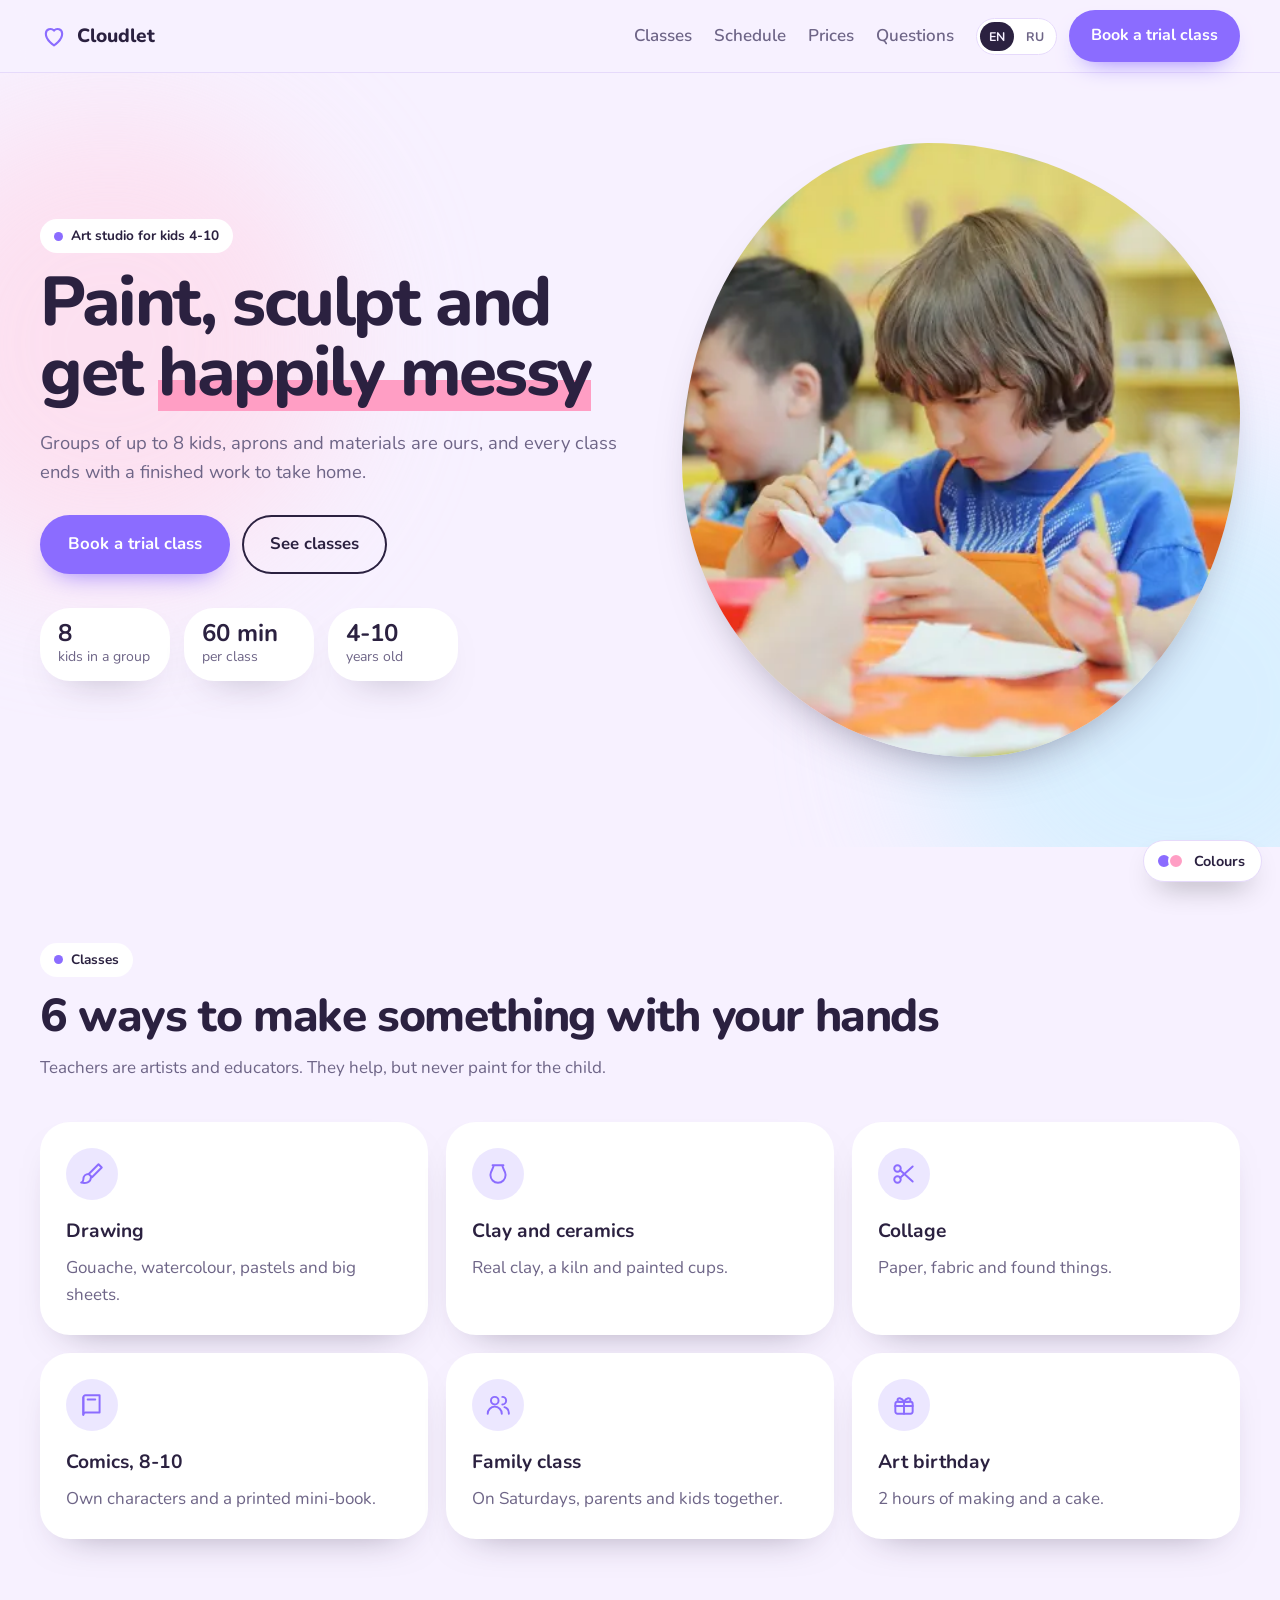
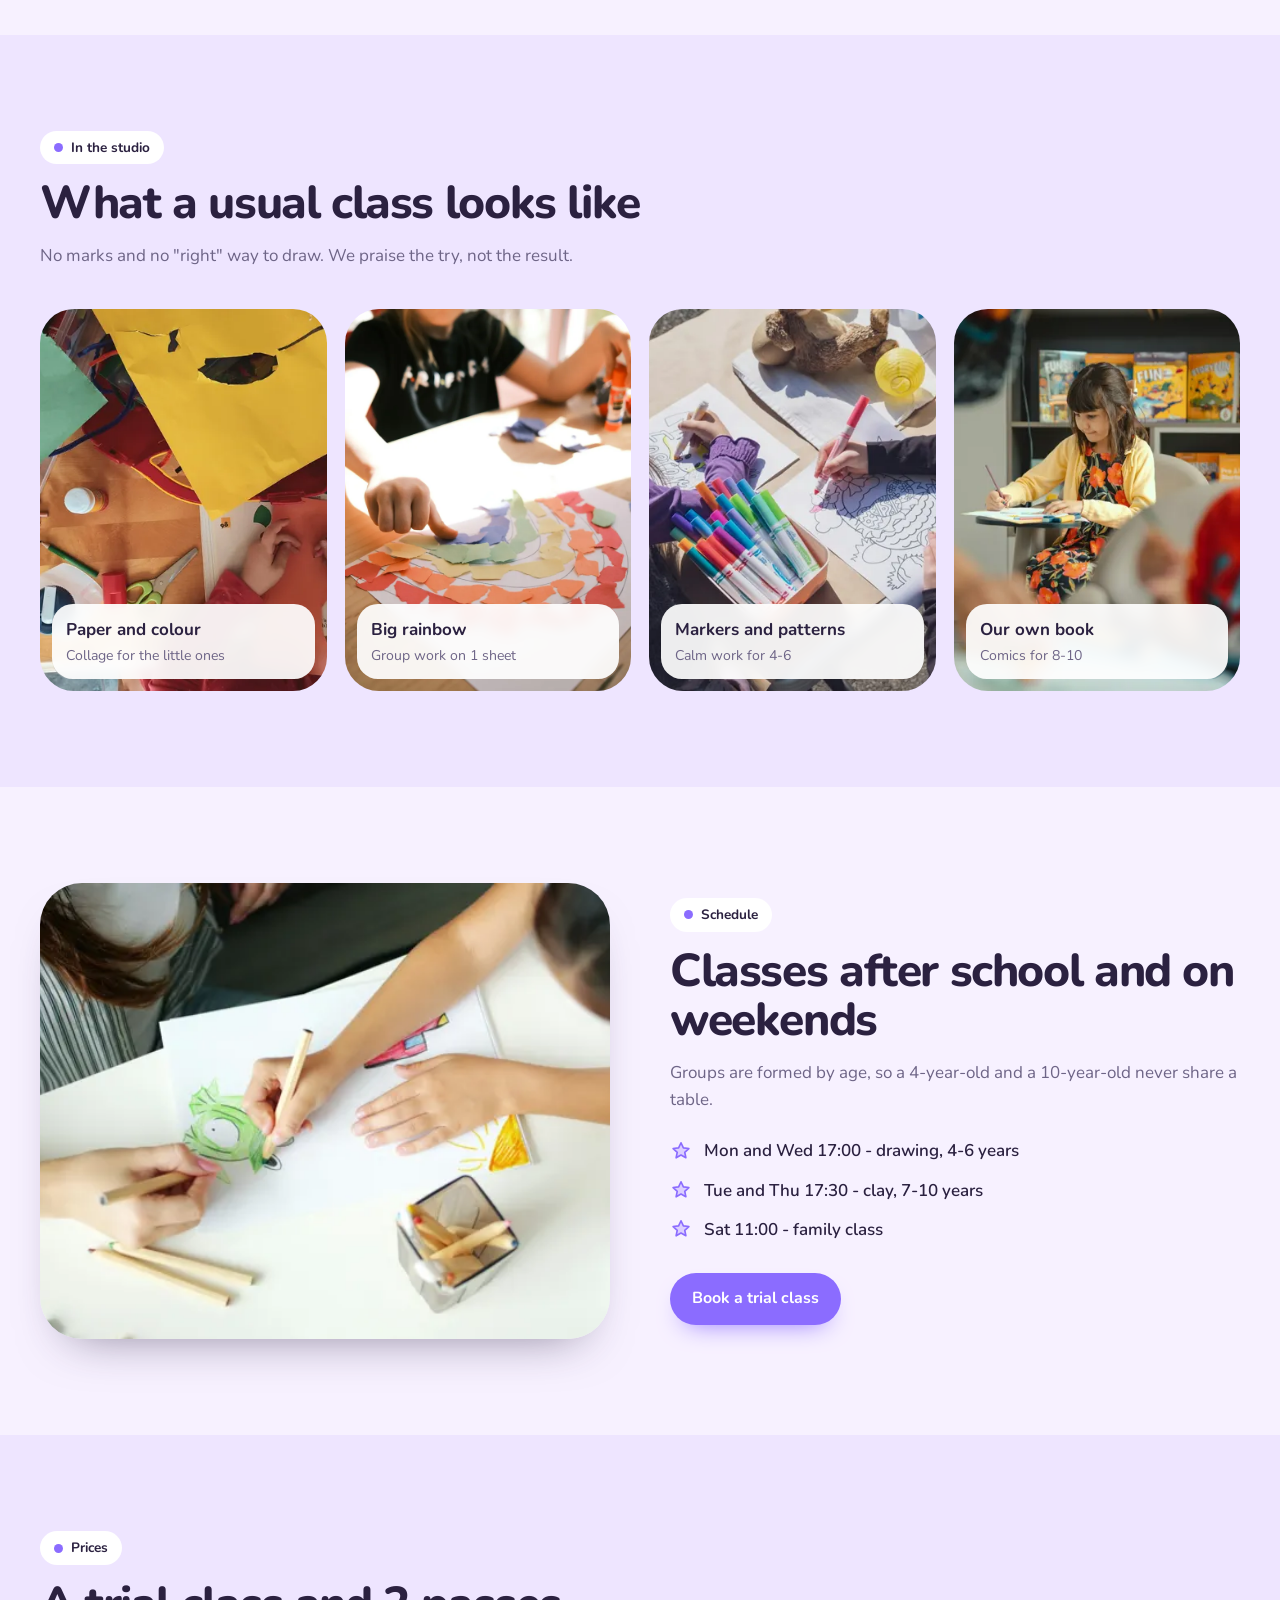
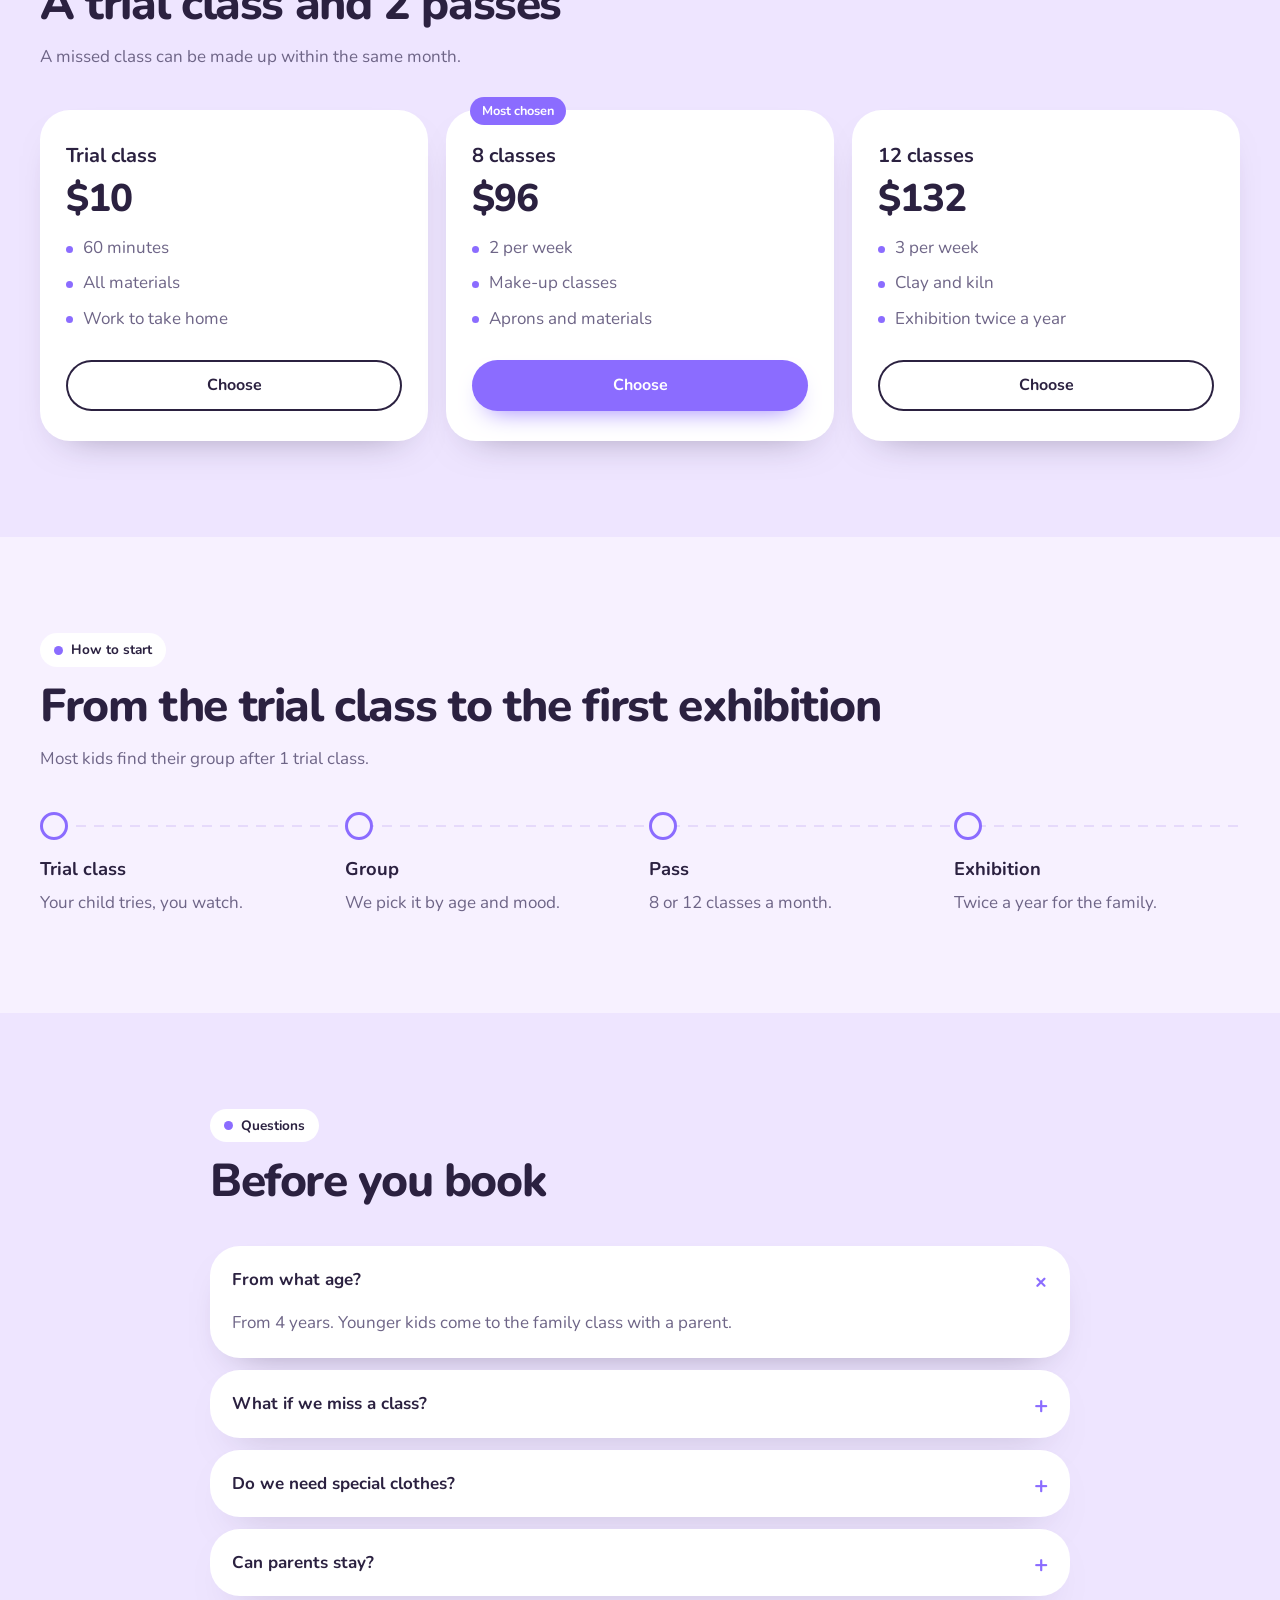
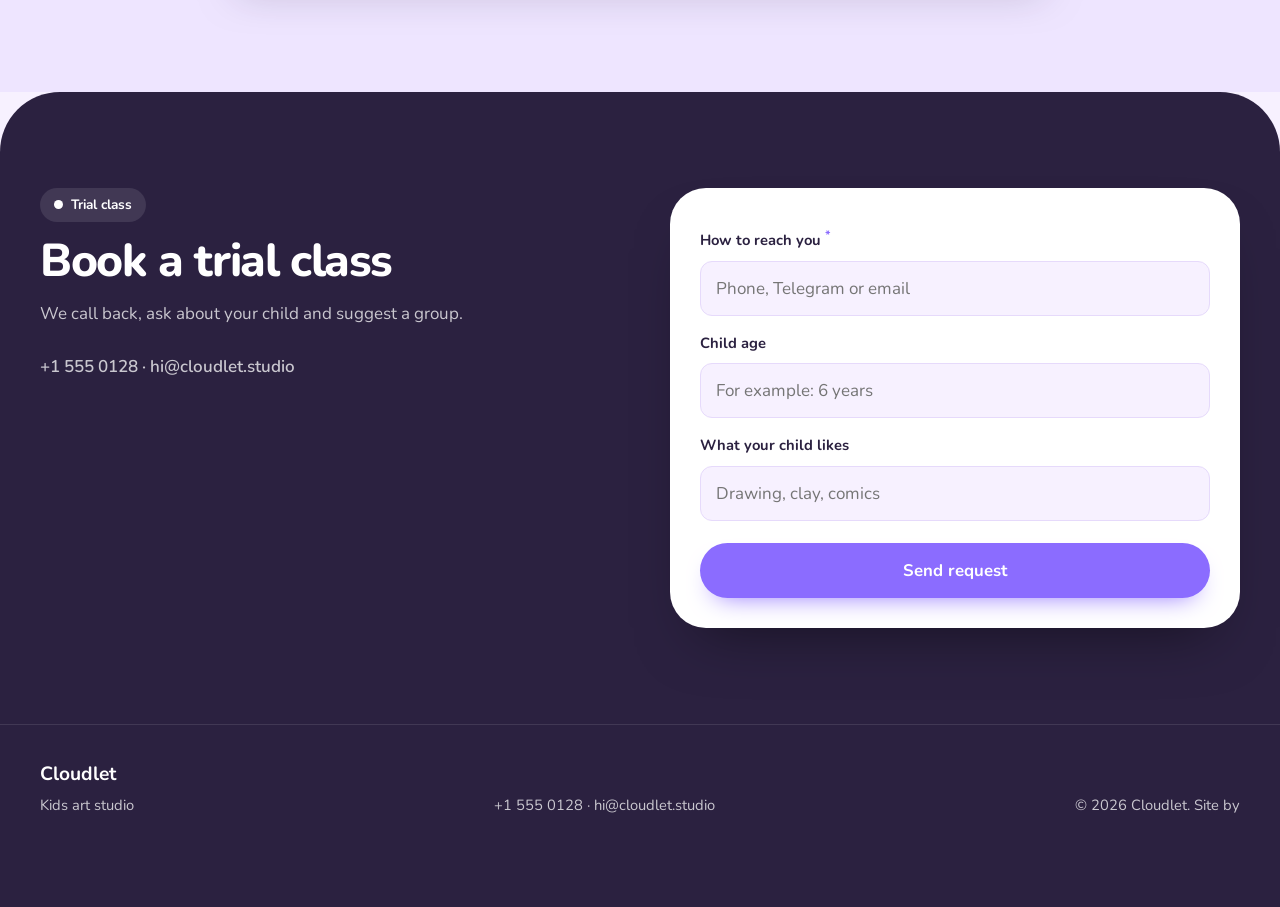
<file: kids/index.html>
<!doctype html>
<html lang="en" data-pal="1">
<head>
<meta charset="utf-8">
<meta name="viewport" content="width=device-width, initial-scale=1">
<title>Cloudlet - art studio for kids 4-10</title>
<meta name="description" content="Drawing, clay and collage classes for kids 4-10 in groups of 8. Materials and aprons included, a trial class for $10.">
<link rel="canonical" href="https://dmitrii-mazurkevich.github.io/landing-page-designs/kids/">
<meta property="og:type" content="website"><meta property="og:title" content="Cloudlet - art studio for kids 4-10"><meta property="og:description" content="Drawing, clay and collage classes for kids 4-10 in groups of 8. Materials and aprons included, a trial class for $10."><meta property="og:image" content="https://dmitrii-mazurkevich.github.io/landing-page-designs/kids/img/kids-1.webp">
<link rel="preconnect" href="https://fonts.googleapis.com"><link rel="preconnect" href="https://fonts.gstatic.com" crossorigin>
<link rel="stylesheet" href="https://fonts.googleapis.com/css2?family=Nunito:wght@400;600;700;800;900&display=swap">
<link rel="stylesheet" href="../assets/landing.css">
<style>html[data-pal="1"]{--bg:#F7F1FF;--bg2:#EEE5FF;--card:#FFFFFF;--ink:#2B2140;--muted:#6E6587;--line:#E6DAFB;--acc:#8B6CFF;--acc2:#FF9EC4;--onacc:#FFFFFF;--dark:#2B2140;--blob1:#FFD9EA;--blob2:#CDEFFF}
html[data-pal="2"]{--bg:#FFF4EE;--bg2:#FFE5D8;--card:#FFFFFF;--ink:#3D2318;--muted:#7C5E52;--line:#F9D8C8;--acc:#FF8A5B;--acc2:#7CC8B0;--onacc:#FFFFFF;--dark:#3D2318;--blob1:#FFE0A8;--blob2:#FFCFD8}
html[data-pal="3"]{--bg:#EEFBF6;--bg2:#D9F4EA;--card:#FFFFFF;--ink:#173A30;--muted:#55776C;--line:#C8EBDD;--acc:#2FB58C;--acc2:#FFB86B;--onacc:#FFFFFF;--dark:#173A30;--blob1:#CFF2FF;--blob2:#FFF0B3}
html[data-pal="4"]{--bg:#EFF6FF;--bg2:#DCEBFF;--card:#FFFFFF;--ink:#172B4D;--muted:#56688A;--line:#CFE1FA;--acc:#3D8BFF;--acc2:#FFC94D;--onacc:#FFFFFF;--dark:#172B4D;--blob1:#D9F0FF;--blob2:#E8DDFF}
html[data-pal="5"]{--bg:#FFF1F5;--bg2:#FFDDE7;--card:#FFFFFF;--ink:#4A1730;--muted:#85566C;--line:#F8CDDB;--acc:#E8508A;--acc2:#8F7CFF;--onacc:#FFFFFF;--dark:#4A1730;--blob1:#FFE4F0;--blob2:#E3E8FF}</style>
<script type="application/ld+json">{"@context":"https://schema.org","@type":"LocalBusiness","name":"Cloudlet","description":"Drawing, clay and collage classes for kids 4-10 in groups of 8. Materials and aprons included, a trial class for $10.","url":"https://dmitrii-mazurkevich.github.io/landing-page-designs/kids/"}</script>
<script>window.PAGE_TITLE={en:"Cloudlet - art studio for kids 4-10",ru:"Облачко - творческая студия для детей 4-10 лет"};</script>
</head>
<body class="s-soft">
<header class="hd"><div class="w hd__in"><a class="logo" href="#top"><svg viewBox="0 0 24 24" fill="none" stroke="currentColor" stroke-width="1.8" stroke-linecap="round" stroke-linejoin="round" aria-hidden="true"><path d="M12 20s-7-4.4-7-10a4 4 0 0 1 7-2.6A4 4 0 0 1 19 10c0 5.6-7 10-7 10z"/></svg><span data-en="Cloudlet" data-ru="Облачко">Cloudlet</span></a>
<nav class="nav" data-nav><a href="#services"><span data-en="Classes" data-ru="Занятия">Classes</span></a><a href="#schedule"><span data-en="Schedule" data-ru="Расписание">Schedule</span></a><a href="#prices"><span data-en="Prices" data-ru="Цены">Prices</span></a><a href="#faq"><span data-en="Questions" data-ru="Вопросы">Questions</span></a></nav>
<div class="hd__r"><div class="lang" role="group" aria-label="Language"><button type="button" data-lang="en" aria-pressed="true">EN</button><button type="button" data-lang="ru" aria-pressed="false">RU</button></div>
<a class="btn btn--acc hd__cta" href="#order"><span data-en="Book a trial class" data-ru="Записаться на пробное">Book a trial class</span></a><button class="burger" type="button" aria-label="Menu" data-burger><i></i><i></i></button></div></div></header><main><section class="hero" id="top"><i class="blob blob--1" aria-hidden="true"></i><i class="blob blob--2" aria-hidden="true"></i><div class="w hero__in"><div class="hero__tx"><p class="lbl rv" data-en="Art studio for kids 4-10" data-ru="Творческая студия для детей 4-10 лет">Art studio for kids 4-10</p>
<h1 class="h1 rv d1" data-en="Paint, sculpt and get &lt;em&gt;happily messy&lt;/em&gt;" data-ru="Рисуем, лепим и &lt;em&gt;пачкаемся с радостью&lt;/em&gt;">Paint, sculpt and get <em>happily messy</em></h1><p class="lede rv d1" data-en="Groups of up to 8 kids, aprons and materials are ours, and every class ends with a finished work to take home." data-ru="Группы до 8 детей, фартуки и материалы наши, а после каждого занятия готовая работа домой.">Groups of up to 8 kids, aprons and materials are ours, and every class ends with a finished work to take home.</p>
<div class="acts rv d2"><a class="btn btn--acc btn--big" href="#order"><span data-en="Book a trial class" data-ru="Записаться на пробное">Book a trial class</span></a><a class="btn btn--line btn--big" href="#schedule"><span data-en="See classes" data-ru="Смотреть занятия">See classes</span></a></div>
<div class="facts rv d3"><div><b>8</b><span data-en="kids in a group" data-ru="детей в группе">kids in a group</span></div><div><b data-en="60 min" data-ru="60 мин">60 min</b><span data-en="per class" data-ru="занятие">per class</span></div><div><b>4-10</b><span data-en="years old" data-ru="лет">years old</span></div></div></div><div class="hero__media rv d2"><img class="hero__img" src="img/kids-2.webp" srcset="img/kids-2-s.webp 700w, img/kids-2.webp 1400w" sizes="(max-width: 760px) 100vw, 50vw" alt="Kids art studio" loading="lazy" decoding="async"></div></div></section><section class="sec" id="services"><div class="w"><div class="sh rv"><p class="lbl" data-en="Classes" data-ru="Занятия">Classes</p><h2 class="h2" data-en="6 ways to make something with your hands" data-ru="6 способов сделать что-то своими руками">6 ways to make something with your hands</h2><p class="intro" data-en="Teachers are artists and educators. They help, but never paint for the child." data-ru="Педагоги - художники и педагоги. Помогают, но никогда не рисуют за ребёнка.">Teachers are artists and educators. They help, but never paint for the child.</p></div><div class="tiles"><a class="tile rv d0" href="#order"><span class="tile__ic"><svg viewBox="0 0 24 24" fill="none" stroke="currentColor" stroke-width="1.8" stroke-linecap="round" stroke-linejoin="round" aria-hidden="true"><path d="M18 3l3 3-9 9-3-3z"/><path d="M9 12c-3 0-5 2-5 5 0 1.5-1 2.5-2 3 4 1 9 0 9-5"/></svg></span><b data-en="Drawing" data-ru="Рисование">Drawing</b><span data-en="Gouache, watercolour, pastels and big sheets." data-ru="Гуашь, акварель, пастель и большие листы.">Gouache, watercolour, pastels and big sheets.</span></a><a class="tile rv d1" href="#order"><span class="tile__ic"><svg viewBox="0 0 24 24" fill="none" stroke="currentColor" stroke-width="1.8" stroke-linecap="round" stroke-linejoin="round" aria-hidden="true"><path d="M7 4h10M8 4c0 3-3 5-3 9a7 7 0 0 0 14 0c0-4-3-6-3-9"/></svg></span><b data-en="Clay and ceramics" data-ru="Лепка и керамика">Clay and ceramics</b><span data-en="Real clay, a kiln and painted cups." data-ru="Настоящая глина, печь и расписанные чашки.">Real clay, a kiln and painted cups.</span></a><a class="tile rv d2" href="#order"><span class="tile__ic"><svg viewBox="0 0 24 24" fill="none" stroke="currentColor" stroke-width="1.8" stroke-linecap="round" stroke-linejoin="round" aria-hidden="true"><circle cx="6" cy="7" r="3"/><circle cx="6" cy="17" r="3"/><path d="M8.5 8.5L20 19M8.5 15.5L20 5"/></svg></span><b data-en="Collage" data-ru="Коллаж">Collage</b><span data-en="Paper, fabric and found things." data-ru="Бумага, ткань и всё, что нашлось.">Paper, fabric and found things.</span></a><a class="tile rv d0" href="#order"><span class="tile__ic"><svg viewBox="0 0 24 24" fill="none" stroke="currentColor" stroke-width="1.8" stroke-linecap="round" stroke-linejoin="round" aria-hidden="true"><path d="M4 5a2 2 0 0 1 2-2h13v16H6a2 2 0 0 0-2 2z"/><path d="M4 21V5M8 7h7"/></svg></span><b data-en="Comics, 8-10" data-ru="Комиксы, 8-10 лет">Comics, 8-10</b><span data-en="Own characters and a printed mini-book." data-ru="Свои герои и напечатанная мини-книжка.">Own characters and a printed mini-book.</span></a><a class="tile rv d1" href="#order"><span class="tile__ic"><svg viewBox="0 0 24 24" fill="none" stroke="currentColor" stroke-width="1.8" stroke-linecap="round" stroke-linejoin="round" aria-hidden="true"><circle cx="9" cy="8" r="3.5"/><path d="M2.5 20a6.5 6.5 0 0 1 13 0M16 4.5a3.5 3.5 0 0 1 0 7M18 14a6 6 0 0 1 4 6"/></svg></span><b data-en="Family class" data-ru="Семейный мастер-класс">Family class</b><span data-en="On Saturdays, parents and kids together." data-ru="По субботам, родители вместе с детьми.">On Saturdays, parents and kids together.</span></a><a class="tile rv d2" href="#order"><span class="tile__ic"><svg viewBox="0 0 24 24" fill="none" stroke="currentColor" stroke-width="1.8" stroke-linecap="round" stroke-linejoin="round" aria-hidden="true"><rect x="4" y="9" width="16" height="11" rx="2"/><path d="M12 9v11M4 13h16M12 9c-2-4-6-4-6-1.5S10 9 12 9zm0 0c2-4 6-4 6-1.5S14 9 12 9z"/></svg></span><b data-en="Art birthday" data-ru="Творческий день рождения">Art birthday</b><span data-en="2 hours of making and a cake." data-ru="2 часа творчества и торт.">2 hours of making and a cake.</span></a></div></div></section><section class="sec sec--alt" id="themes"><div class="w"><div class="sh rv"><p class="lbl" data-en="In the studio" data-ru="В студии">In the studio</p><h2 class="h2" data-en="What a usual class looks like" data-ru="Как выглядит обычное занятие">What a usual class looks like</h2><p class="intro" data-en="No marks and no &quot;right&quot; way to draw. We praise the try, not the result." data-ru="Без оценок и «правильного» рисунка. Хвалим попытку, а не результат.">No marks and no "right" way to draw. We praise the try, not the result.</p></div><div class="gal"><figure class="ph rv d0"><img src="img/kids-1.webp" srcset="img/kids-1-s.webp 700w, img/kids-1.webp 1400w" sizes="(max-width: 760px) 100vw, 25vw" alt="Paper and colour" loading="lazy" decoding="async"><figcaption><b data-en="Paper and colour" data-ru="Бумага и цвет">Paper and colour</b><span data-en="Collage for the little ones" data-ru="Коллаж для малышей">Collage for the little ones</span></figcaption></figure><figure class="ph rv d1"><img src="img/kids-3.webp" srcset="img/kids-3-s.webp 700w, img/kids-3.webp 1400w" sizes="(max-width: 760px) 100vw, 25vw" alt="Big rainbow" loading="lazy" decoding="async"><figcaption><b data-en="Big rainbow" data-ru="Большая радуга">Big rainbow</b><span data-en="Group work on 1 sheet" data-ru="Общая работа на 1 листе">Group work on 1 sheet</span></figcaption></figure><figure class="ph rv d2"><img src="img/kids-5.webp" srcset="img/kids-5-s.webp 700w, img/kids-5.webp 1400w" sizes="(max-width: 760px) 100vw, 25vw" alt="Markers and patterns" loading="lazy" decoding="async"><figcaption><b data-en="Markers and patterns" data-ru="Фломастеры и узоры">Markers and patterns</b><span data-en="Calm work for 4-6" data-ru="Спокойная работа для 4-6 лет">Calm work for 4-6</span></figcaption></figure><figure class="ph rv d0"><img src="img/kids-6.webp" srcset="img/kids-6-s.webp 700w, img/kids-6.webp 1400w" sizes="(max-width: 760px) 100vw, 25vw" alt="Our own book" loading="lazy" decoding="async"><figcaption><b data-en="Our own book" data-ru="Своя книжка">Our own book</b><span data-en="Comics for 8-10" data-ru="Комиксы для 8-10 лет">Comics for 8-10</span></figcaption></figure></div></div></section><section class="sec" id="schedule"><div class="w split"><div class="split__ph rv"><img src="img/kids-4.webp" srcset="img/kids-4-s.webp 700w, img/kids-4.webp 1400w" sizes="(max-width: 760px) 100vw, 50vw" alt="Classes after school and on weekends" loading="lazy" decoding="async"></div><div class="split__tx rv d1"><p class="lbl" data-en="Schedule" data-ru="Расписание">Schedule</p><h2 class="h2" data-en="Classes after school and on weekends" data-ru="Занятия после школы и в выходные">Classes after school and on weekends</h2><p class="intro" data-en="Groups are formed by age, so a 4-year-old and a 10-year-old never share a table." data-ru="Группы собираем по возрасту, поэтому 4 и 10 лет никогда не сидят за одним столом.">Groups are formed by age, so a 4-year-old and a 10-year-old never share a table.</p>
<ul class="checks"><li><svg viewBox="0 0 24 24" fill="none" stroke="currentColor" stroke-width="1.8" stroke-linecap="round" stroke-linejoin="round" aria-hidden="true"><path d="M12 3l2.6 5.6 6 .7-4.5 4.1 1.2 6L12 16.4 6.7 19.4l1.2-6L3.4 9.3l6-.7z"/></svg><span data-en="Mon and Wed 17:00 - drawing, 4-6 years" data-ru="Пн и Ср 17:00 - рисование, 4-6 лет">Mon and Wed 17:00 - drawing, 4-6 years</span></li><li><svg viewBox="0 0 24 24" fill="none" stroke="currentColor" stroke-width="1.8" stroke-linecap="round" stroke-linejoin="round" aria-hidden="true"><path d="M12 3l2.6 5.6 6 .7-4.5 4.1 1.2 6L12 16.4 6.7 19.4l1.2-6L3.4 9.3l6-.7z"/></svg><span data-en="Tue and Thu 17:30 - clay, 7-10 years" data-ru="Вт и Чт 17:30 - лепка, 7-10 лет">Tue and Thu 17:30 - clay, 7-10 years</span></li><li><svg viewBox="0 0 24 24" fill="none" stroke="currentColor" stroke-width="1.8" stroke-linecap="round" stroke-linejoin="round" aria-hidden="true"><path d="M12 3l2.6 5.6 6 .7-4.5 4.1 1.2 6L12 16.4 6.7 19.4l1.2-6L3.4 9.3l6-.7z"/></svg><span data-en="Sat 11:00 - family class" data-ru="Сб 11:00 - семейный мастер-класс">Sat 11:00 - family class</span></li></ul><a class="btn btn--acc" href="#order"><span data-en="Book a trial class" data-ru="Записаться на пробное">Book a trial class</span></a></div></div></section><section class="sec sec--alt" id="prices"><div class="w"><div class="sh rv"><p class="lbl" data-en="Prices" data-ru="Цены">Prices</p><h2 class="h2" data-en="A trial class and 2 passes" data-ru="Пробное занятие и 2 абонемента">A trial class and 2 passes</h2><p class="intro" data-en="A missed class can be made up within the same month." data-ru="Пропущенное занятие можно отработать в том же месяце.">A missed class can be made up within the same month.</p></div><div class="prices"><div class="price rv d0"><b class="price__n" data-en="Trial class" data-ru="Пробное">Trial class</b><p class="price__v" data-en="$10" data-ru="600 ₽">$10</p>
<ul><li><span data-en="60 minutes" data-ru="60 минут">60 minutes</span></li><li><span data-en="All materials" data-ru="Все материалы">All materials</span></li><li><span data-en="Work to take home" data-ru="Работа домой">Work to take home</span></li></ul><a class="btn btn--line" href="#order" data-pack="Trial class"><span data-en="Choose" data-ru="Выбрать">Choose</span></a></div><div class="price rv d1 price--top"><span class="price__tag" data-en="Most chosen" data-ru="Выбирают чаще">Most chosen</span><b class="price__n" data-en="8 classes" data-ru="8 занятий">8 classes</b><p class="price__v" data-en="$96" data-ru="6 400 ₽">$96</p>
<ul><li><span data-en="2 per week" data-ru="2 в неделю">2 per week</span></li><li><span data-en="Make-up classes" data-ru="Отработки">Make-up classes</span></li><li><span data-en="Aprons and materials" data-ru="Фартуки и материалы">Aprons and materials</span></li></ul><a class="btn btn--acc" href="#order" data-pack="8 classes"><span data-en="Choose" data-ru="Выбрать">Choose</span></a></div><div class="price rv d2"><b class="price__n" data-en="12 classes" data-ru="12 занятий">12 classes</b><p class="price__v" data-en="$132" data-ru="8 800 ₽">$132</p>
<ul><li><span data-en="3 per week" data-ru="3 в неделю">3 per week</span></li><li><span data-en="Clay and kiln" data-ru="Глина и обжиг">Clay and kiln</span></li><li><span data-en="Exhibition twice a year" data-ru="Выставка 2 раза в год">Exhibition twice a year</span></li></ul><a class="btn btn--line" href="#order" data-pack="12 classes"><span data-en="Choose" data-ru="Выбрать">Choose</span></a></div></div></div></section><section class="sec"><div class="w"><div class="sh rv"><p class="lbl" data-en="How to start" data-ru="Как начать">How to start</p><h2 class="h2" data-en="From the trial class to the first exhibition" data-ru="От пробного занятия до первой выставки">From the trial class to the first exhibition</h2><p class="intro" data-en="Most kids find their group after 1 trial class." data-ru="Большинство детей находят свою группу после 1 пробного занятия.">Most kids find their group after 1 trial class.</p></div><ol class="steps"><li class="step rv d0"><span class="step__dot" aria-hidden="true"></span><b data-en="Trial class" data-ru="Пробное">Trial class</b><span data-en="Your child tries, you watch." data-ru="Ребёнок пробует, вы смотрите.">Your child tries, you watch.</span></li><li class="step rv d1"><span class="step__dot" aria-hidden="true"></span><b data-en="Group" data-ru="Группа">Group</b><span data-en="We pick it by age and mood." data-ru="Подбираем по возрасту и характеру.">We pick it by age and mood.</span></li><li class="step rv d2"><span class="step__dot" aria-hidden="true"></span><b data-en="Pass" data-ru="Абонемент">Pass</b><span data-en="8 or 12 classes a month." data-ru="8 или 12 занятий в месяц.">8 or 12 classes a month.</span></li><li class="step rv d3"><span class="step__dot" aria-hidden="true"></span><b data-en="Exhibition" data-ru="Выставка">Exhibition</b><span data-en="Twice a year for the family." data-ru="2 раза в год для семьи.">Twice a year for the family.</span></li></ol></div></section><section class="sec sec--alt" id="faq"><div class="w faqw"><div class="sh rv"><p class="lbl" data-en="Questions" data-ru="Вопросы">Questions</p><h2 class="h2" data-en="Before you book" data-ru="Перед записью">Before you book</h2></div><div class="faq"><details class="rv d0" open><summary><span data-en="From what age?" data-ru="С какого возраста?">From what age?</span></summary><p data-en="From 4 years. Younger kids come to the family class with a parent." data-ru="С 4 лет. Малыши помладше приходят на семейный мастер-класс с родителем.">From 4 years. Younger kids come to the family class with a parent.</p></details><details class="rv d1"><summary><span data-en="What if we miss a class?" data-ru="Что если пропустили?">What if we miss a class?</span></summary><p data-en="You make it up in another group within the same month." data-ru="Отрабатываете в другой группе в том же месяце.">You make it up in another group within the same month.</p></details><details class="rv d0"><summary><span data-en="Do we need special clothes?" data-ru="Нужна ли форма?">Do we need special clothes?</span></summary><p data-en="No, we give aprons. Still, clothes you do not mind is a good idea." data-ru="Нет, фартуки даём. Но лучше одежда, которую не жалко.">No, we give aprons. Still, clothes you do not mind is a good idea.</p></details><details class="rv d1"><summary><span data-en="Can parents stay?" data-ru="Можно остаться родителям?">Can parents stay?</span></summary><p data-en="In the trial class, yes. Later kids usually do better on their own." data-ru="На пробном да. Дальше детям обычно лучше без родителей.">In the trial class, yes. Later kids usually do better on their own.</p></details></div></div></section><section class="sec order" id="order"><div class="w order__in"><div class="order__tx rv"><p class="lbl" data-en="Trial class" data-ru="Пробное занятие">Trial class</p><h2 class="h2" data-en="Book a trial class" data-ru="Записаться на пробное">Book a trial class</h2><p class="intro" data-en="We call back, ask about your child and suggest a group." data-ru="Перезвоним, расспросим о ребёнке и предложим группу.">We call back, ask about your child and suggest a group.</p><p class="order__c"><span data-en="+1 555 0128 · hi@cloudlet.studio" data-ru="+7 900 000-01-28 · hi@cloudlet.studio">+1 555 0128 · hi@cloudlet.studio</span></p></div>
<form class="fm rv d1" data-form novalidate><label class="fm__l" for="fc"><span data-en="How to reach you" data-ru="Как с вами связаться">How to reach you</span> <sup>*</sup></label><input class="fm__i" id="fc" name="contact" required placeholder="Phone, Telegram or email" data-ph-en="Phone, Telegram or email" data-ph-ru="Телефон, Telegram или почта">
<label class="fm__l" for="f0"><span data-en="Child age" data-ru="Возраст ребёнка">Child age</span></label><input class="fm__i" id="f0" name="Child age" type="text" placeholder="For example: 6 years" data-ph-en="For example: 6 years" data-ph-ru="Например: 6 лет">
<label class="fm__l" for="f1"><span data-en="What your child likes" data-ru="Что нравится ребёнку">What your child likes</span></label><input class="fm__i" id="f1" name="What your child likes" type="text" placeholder="Drawing, clay, comics" data-ph-en="Drawing, clay, comics" data-ph-ru="Рисовать, лепить, комиксы"><input type="hidden" name="package" value="">
<button class="btn btn--acc btn--big" type="submit"><span data-en="Send request" data-ru="Отправить заявку">Send request</span></button><p class="fm__err" data-en="Fill in how to reach you, please." data-ru="Укажите, как с вами связаться.">Fill in how to reach you, please.</p>
<div class="fm__ok" hidden><b data-en="Thank you! We will get back to you soon." data-ru="Спасибо! Скоро с вами свяжемся.">Thank you! We will get back to you soon.</b></div></form></div></section></main><footer class="ft"><div class="w ft__in"><div><b class="ft__n"><span data-en="Cloudlet" data-ru="Облачко">Cloudlet</span></b><p data-en="Kids art studio" data-ru="Детская творческая студия">Kids art studio</p></div><p><span data-en="+1 555 0128 · hi@cloudlet.studio" data-ru="+7 900 000-01-28 · hi@cloudlet.studio">+1 555 0128 · hi@cloudlet.studio</span></p>
<p class="ft__by"><span data-en="© 2026 Cloudlet. Site by &lt;a href=&quot;https://t.me/dmitrii_pjm Mazurkevich&lt;/a&gt;." data-ru="© 2026 «Облачко». Сайт сделал &lt;a href=&quot;https://t.me/dmitrii_pjm Мазуркевич&lt;/a&gt;.">© 2026 Cloudlet. Site by <a href="https://t.me/dmitrii_pjm">Dmitrii Mazurkevich</a>.</span></p></div></footer>
<div class="pal" data-pal-box><button class="pal__btn" type="button" aria-expanded="false" data-pal-open><i style="background:var(--acc)"></i><i style="background:var(--acc2)"></i><span data-en="Colours" data-ru="Цвета">Colours</span></button>
<div class="pal__list" role="group" aria-label="Colour palette"><button type="button" data-pal-set="1" aria-pressed="true"><span class="pal__dots"><i style="background:#F7F1FF"></i><i style="background:#2B2140"></i><i style="background:#8B6CFF"></i><i style="background:#FF9EC4"></i></span><span data-en="Lilac" data-ru="Сирень">Lilac</span></button><button type="button" data-pal-set="2" aria-pressed="false"><span class="pal__dots"><i style="background:#FFF4EE"></i><i style="background:#3D2318"></i><i style="background:#FF8A5B"></i><i style="background:#7CC8B0"></i></span><span data-en="Peach" data-ru="Персик">Peach</span></button><button type="button" data-pal-set="3" aria-pressed="false"><span class="pal__dots"><i style="background:#EEFBF6"></i><i style="background:#173A30"></i><i style="background:#2FB58C"></i><i style="background:#FFB86B"></i></span><span data-en="Mint" data-ru="Мята">Mint</span></button><button type="button" data-pal-set="4" aria-pressed="false"><span class="pal__dots"><i style="background:#EFF6FF"></i><i style="background:#172B4D"></i><i style="background:#3D8BFF"></i><i style="background:#FFC94D"></i></span><span data-en="Sky" data-ru="Небо">Sky</span></button><button type="button" data-pal-set="5" aria-pressed="false"><span class="pal__dots"><i style="background:#FFF1F5"></i><i style="background:#4A1730"></i><i style="background:#E8508A"></i><i style="background:#8F7CFF"></i></span><span data-en="Rose" data-ru="Роза">Rose</span></button></div></div>
<script src="../assets/landing.js" defer></script>
</body>
</html>
</file>
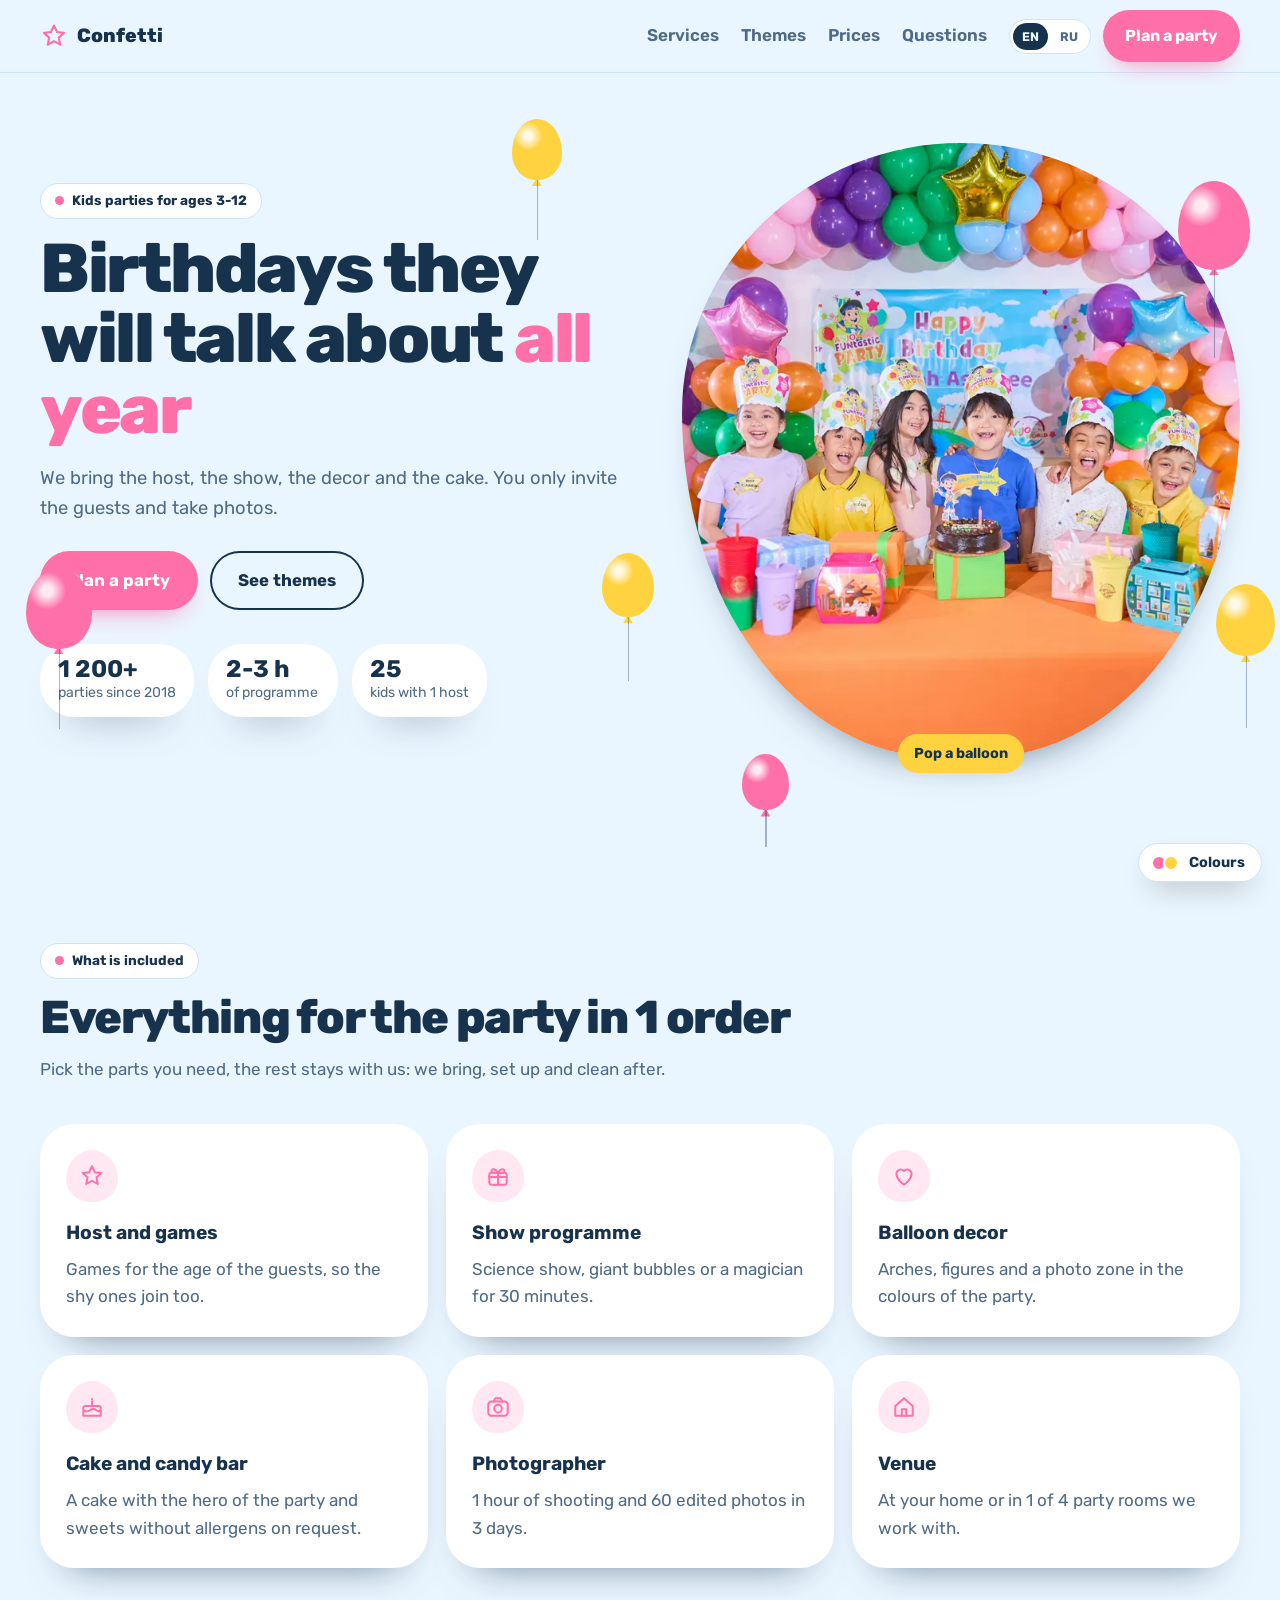
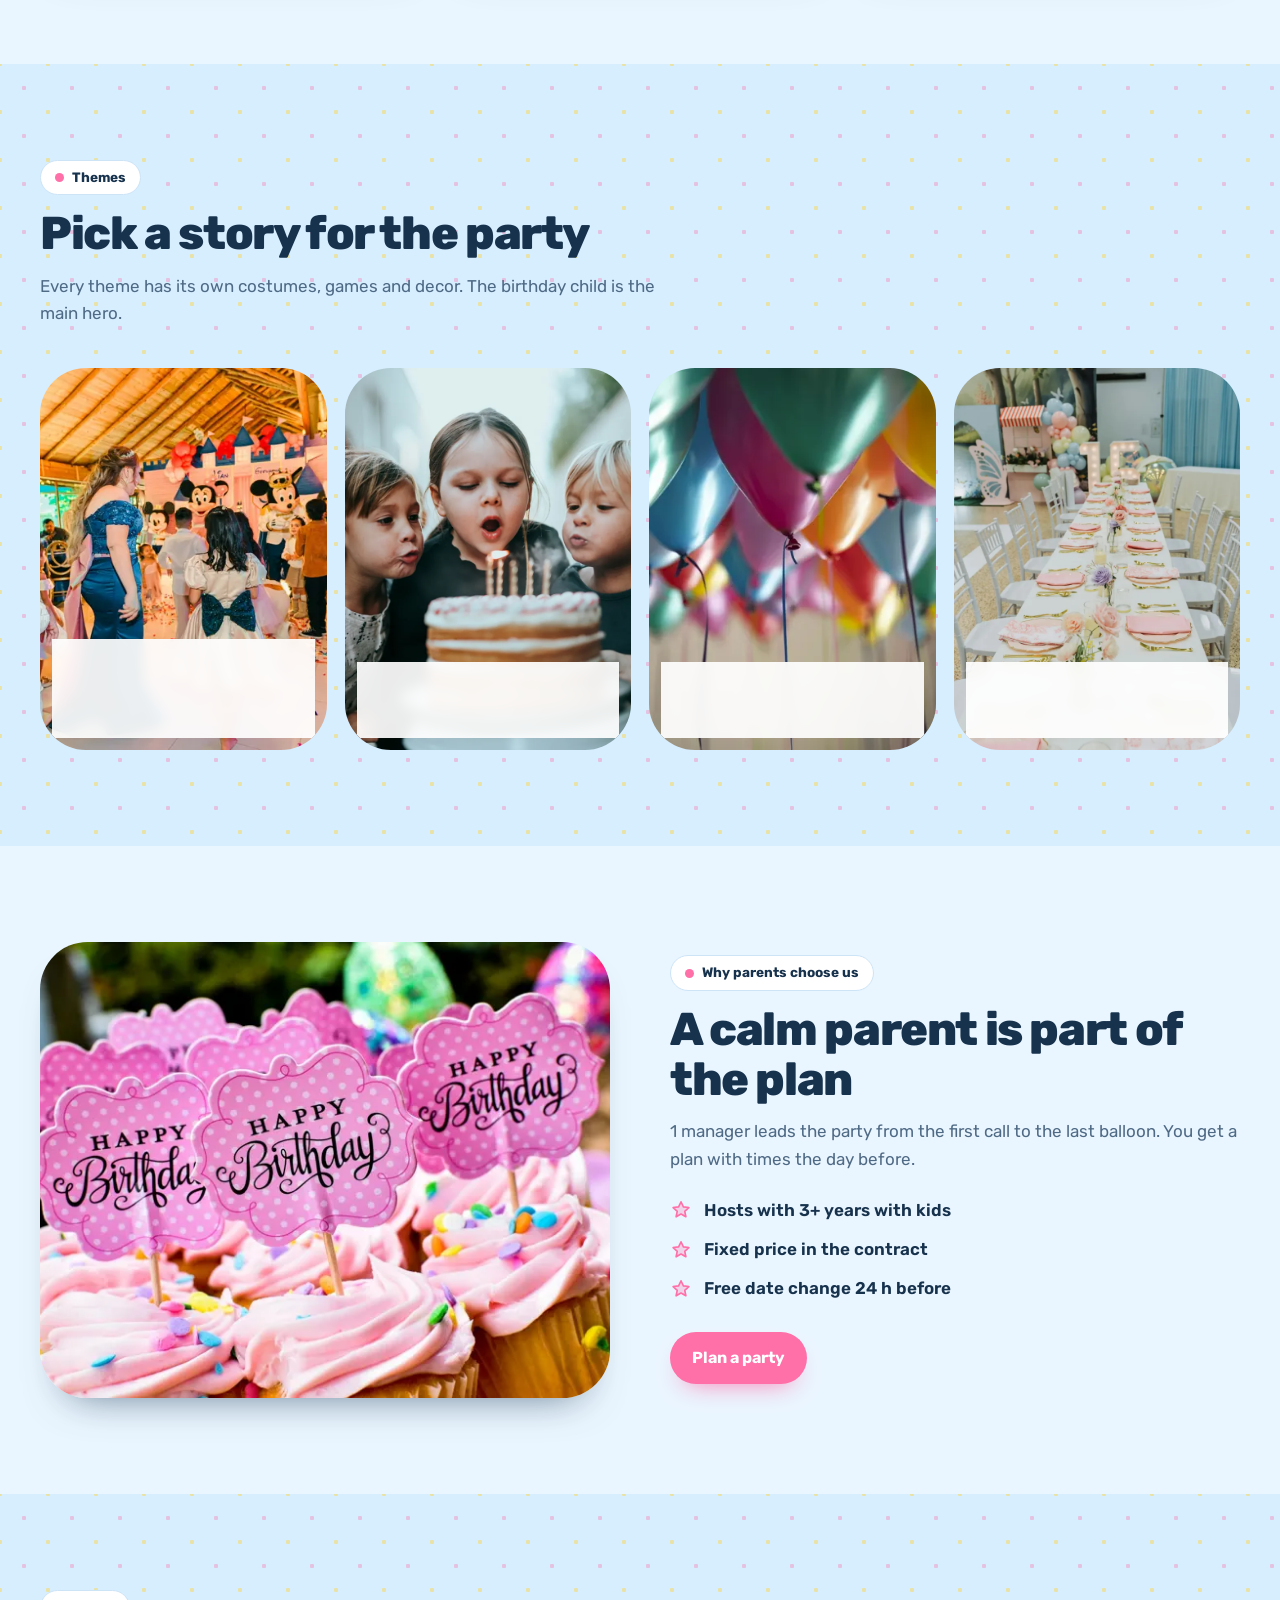
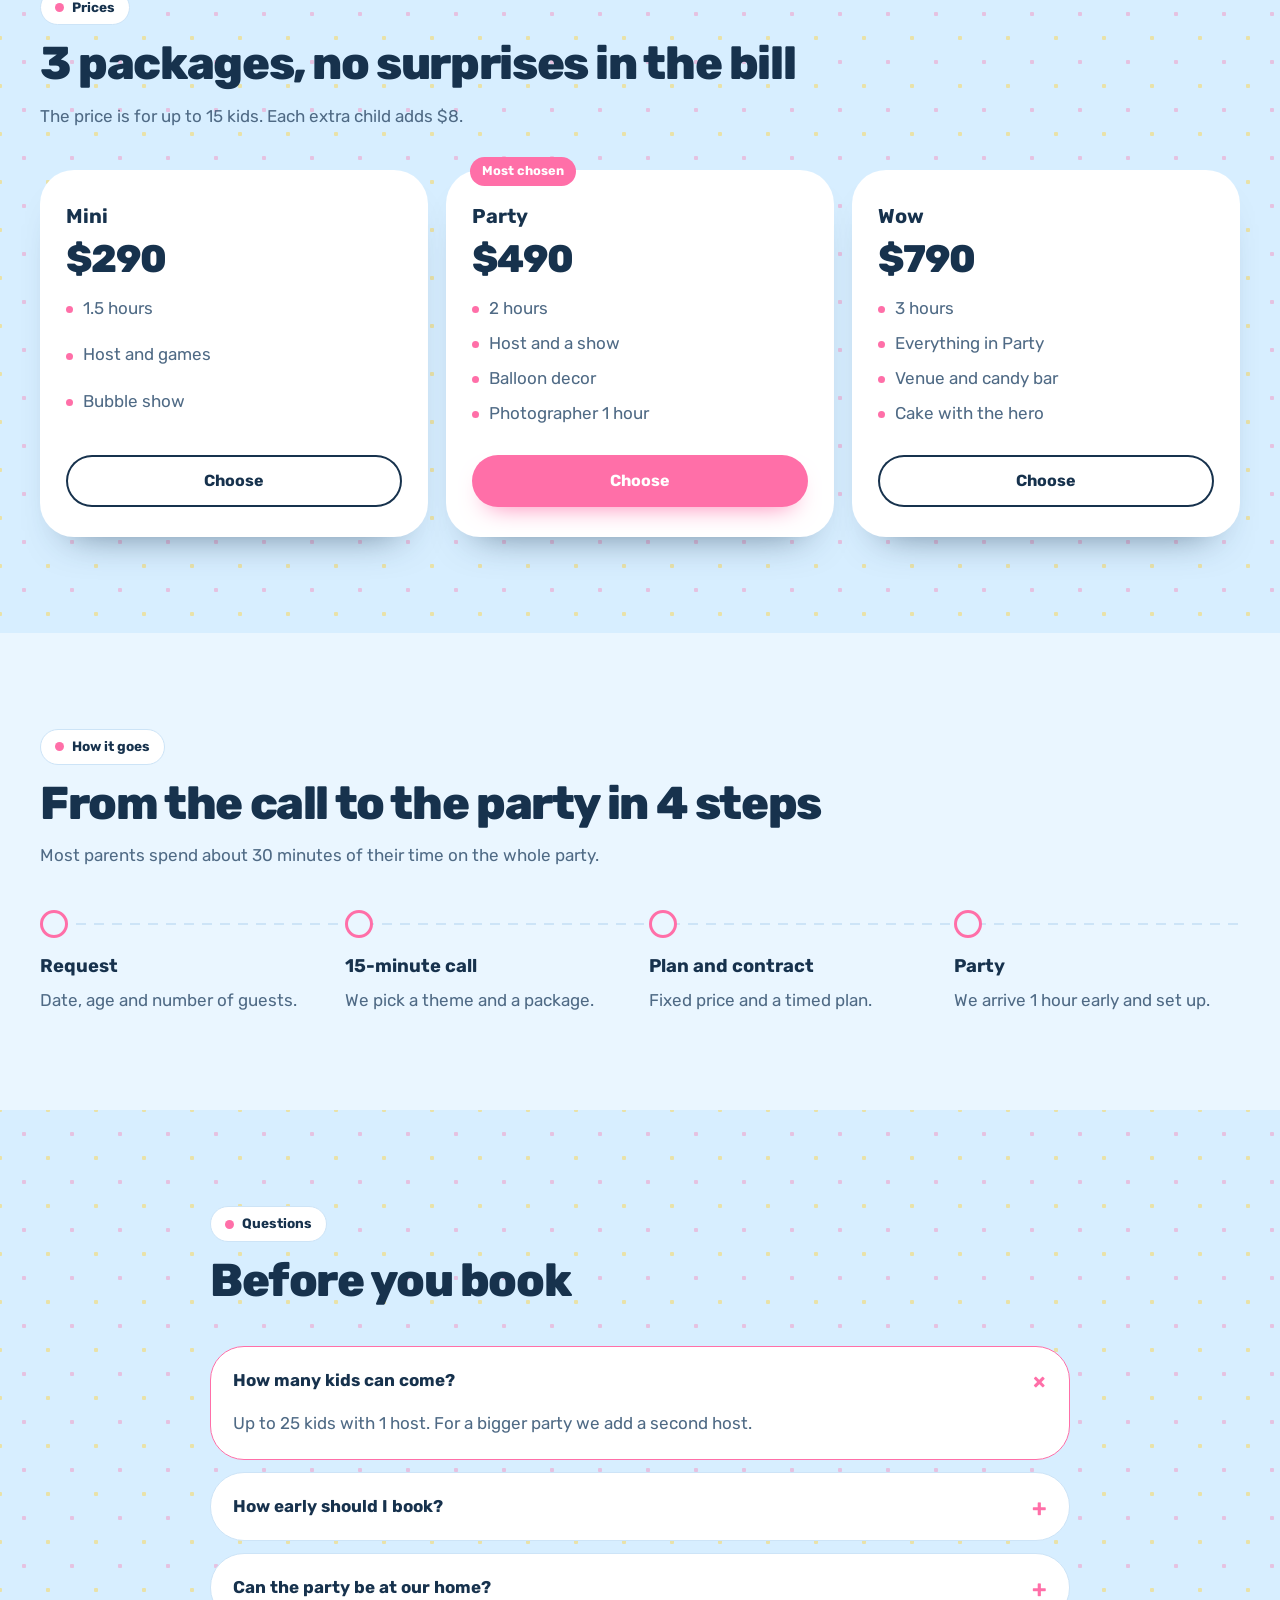
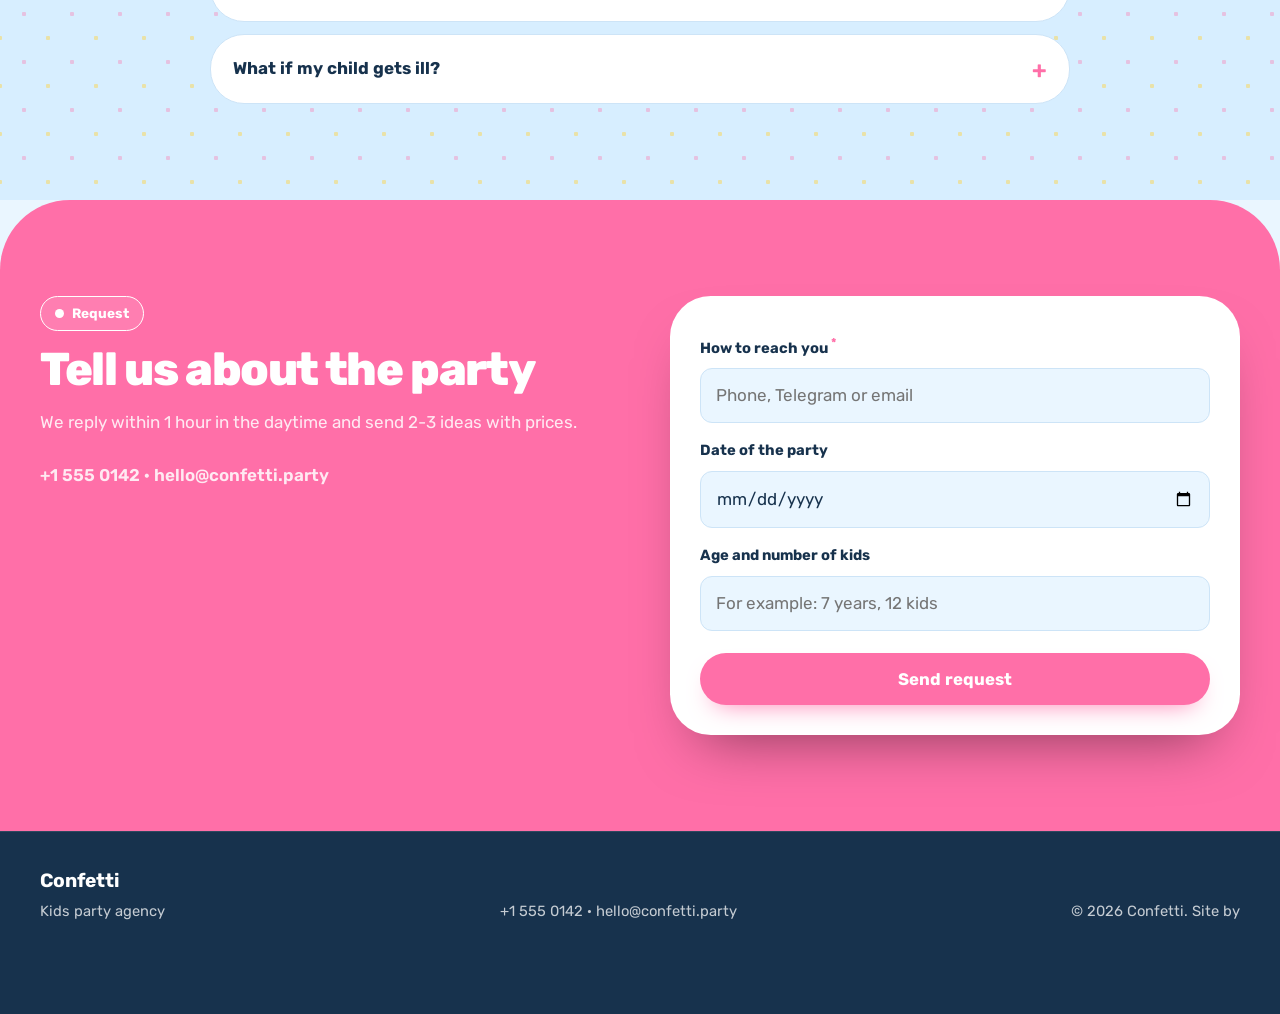
<file: party/index.html>
<!doctype html>
<html lang="en" data-pal="1">
<head>
<meta charset="utf-8">
<meta name="viewport" content="width=device-width, initial-scale=1">
<title>Confetti - kids birthday parties and events</title>
<meta name="description" content="Kids birthday parties for ages 3-12: host, show, balloon decor, cake and photographer. Packages from $290, booking in 1 call.">
<link rel="canonical" href="https://dmitrii-mazurkevich.github.io/landing-page-designs/party/">
<meta property="og:type" content="website"><meta property="og:title" content="Confetti - kids birthday parties and events"><meta property="og:description" content="Kids birthday parties for ages 3-12: host, show, balloon decor, cake and photographer. Packages from $290, booking in 1 call."><meta property="og:image" content="https://dmitrii-mazurkevich.github.io/landing-page-designs/party/img/party-1.webp">
<link rel="preconnect" href="https://fonts.googleapis.com"><link rel="preconnect" href="https://fonts.gstatic.com" crossorigin>
<link rel="stylesheet" href="https://fonts.googleapis.com/css2?family=Rubik:wght@400;500;600;700;800&display=swap">
<link rel="stylesheet" href="../assets/landing.css">
<style>html[data-pal="1"]{--bg:#EAF6FF;--bg2:#D7EEFF;--card:#FFFFFF;--ink:#17324D;--muted:#4F6A85;--line:#CDE4F7;--acc:#FF6FA8;--acc2:#FFD23F;--onacc:#FFFFFF;--dark:#17324D}
html[data-pal="2"]{--bg:#FFFBE6;--bg2:#FFF1B8;--card:#FFFFFF;--ink:#3A2E05;--muted:#6E6232;--line:#F5E39A;--acc:#F5A800;--acc2:#3CC3A5;--onacc:#2A2000;--dark:#3A2E05}
html[data-pal="3"]{--bg:#E9FBF4;--bg2:#CFF5E6;--card:#FFFFFF;--ink:#0F3B30;--muted:#43695E;--line:#BDEBD9;--acc:#13B886;--acc2:#FF8A65;--onacc:#FFFFFF;--dark:#0F3B30}
html[data-pal="4"]{--bg:#F3EEFF;--bg2:#E4D9FF;--card:#FFFFFF;--ink:#2A1B4D;--muted:#5F5285;--line:#DACEFA;--acc:#7A5AF8;--acc2:#FF6FA8;--onacc:#FFFFFF;--dark:#2A1B4D}
html[data-pal="5"]{--bg:#FFF1EA;--bg2:#FFDCCB;--card:#FFFFFF;--ink:#46200F;--muted:#7A5241;--line:#F8CDB8;--acc:#FF6B35;--acc2:#5AC8FA;--onacc:#FFFFFF;--dark:#46200F}</style>
<script type="application/ld+json">{"@context":"https://schema.org","@type":"LocalBusiness","name":"Confetti","description":"Kids birthday parties for ages 3-12: host, show, balloon decor, cake and photographer. Packages from $290, booking in 1 call.","url":"https://dmitrii-mazurkevich.github.io/landing-page-designs/party/"}</script>
<script>window.PAGE_TITLE={en:"Confetti - kids birthday parties and events",ru:"Конфетти - детские дни рождения и праздники"};</script>
</head>
<body class="s-balloons">
<header class="hd"><div class="w hd__in"><a class="logo" href="#top"><svg viewBox="0 0 24 24" fill="none" stroke="currentColor" stroke-width="1.8" stroke-linecap="round" stroke-linejoin="round" aria-hidden="true"><path d="M12 3l2.6 5.6 6 .7-4.5 4.1 1.2 6L12 16.4 6.7 19.4l1.2-6L3.4 9.3l6-.7z"/></svg><span data-en="Confetti" data-ru="Конфетти">Confetti</span></a>
<nav class="nav" data-nav><a href="#services"><span data-en="Services" data-ru="Что входит">Services</span></a><a href="#themes"><span data-en="Themes" data-ru="Темы">Themes</span></a><a href="#prices"><span data-en="Prices" data-ru="Цены">Prices</span></a><a href="#faq"><span data-en="Questions" data-ru="Вопросы">Questions</span></a></nav>
<div class="hd__r"><div class="lang" role="group" aria-label="Language"><button type="button" data-lang="en" aria-pressed="true">EN</button><button type="button" data-lang="ru" aria-pressed="false">RU</button></div>
<a class="btn btn--acc hd__cta" href="#order"><span data-en="Plan a party" data-ru="Спланировать праздник">Plan a party</span></a><button class="burger" type="button" aria-label="Menu" data-burger><i></i><i></i></button></div></div></header><main><section class="hero" id="top"><div class="bls" aria-hidden="true"><button class="bl" type="button" tabindex="-1" style="--bx:2%;--by:64%;--bs:1;--bc:var(--acc);--bd:0s"></button><button class="bl" type="button" tabindex="-1" style="--bx:47%;--by:62%;--bs:0.8;--bc:var(--acc2);--bd:-1.3s"></button><button class="bl" type="button" tabindex="-1" style="--bx:92%;--by:14%;--bs:1.1;--bc:var(--acc);--bd:-2.6s"></button><button class="bl" type="button" tabindex="-1" style="--bx:95%;--by:66%;--bs:0.9;--bc:var(--acc2);--bd:-3.9000000000000004s"></button><button class="bl" type="button" tabindex="-1" style="--bx:58%;--by:88%;--bs:0.7;--bc:var(--acc);--bd:-5.2s"></button><button class="bl" type="button" tabindex="-1" style="--bx:40%;--by:6%;--bs:0.75;--bc:var(--acc2);--bd:-6.5s"></button></div><div class="w hero__in"><div class="hero__tx"><p class="lbl rv" data-en="Kids parties for ages 3-12" data-ru="Праздники для детей 3-12 лет">Kids parties for ages 3-12</p>
<h1 class="h1 rv d1" data-en="Birthdays they will talk about &lt;em&gt;all year&lt;/em&gt;" data-ru="День рождения, о котором будут говорить &lt;em&gt;весь год&lt;/em&gt;">Birthdays they will talk about <em>all year</em></h1><p class="lede rv d1" data-en="We bring the host, the show, the decor and the cake. You only invite the guests and take photos." data-ru="Привозим ведущего, шоу, оформление и торт. От вас только гости и хорошее настроение.">We bring the host, the show, the decor and the cake. You only invite the guests and take photos.</p>
<div class="acts rv d2"><a class="btn btn--acc btn--big" href="#order"><span data-en="Plan a party" data-ru="Спланировать праздник">Plan a party</span></a><a class="btn btn--line btn--big" href="#themes"><span data-en="See themes" data-ru="Смотреть темы">See themes</span></a></div>
<div class="facts rv d3"><div><b>1 200+</b><span data-en="parties since 2018" data-ru="праздников с 2018 года">parties since 2018</span></div><div><b data-en="2-3 h" data-ru="2-3 ч">2-3 h</b><span data-en="of programme" data-ru="программы">of programme</span></div><div><b>25</b><span data-en="kids with 1 host" data-ru="детей на 1 ведущего">kids with 1 host</span></div></div></div><div class="hero__media rv d2"><img class="hero__img" src="img/party-1.webp" srcset="img/party-1-s.webp 700w, img/party-1.webp 1400w" sizes="(max-width: 760px) 100vw, 50vw" alt="Kids party agency" loading="lazy" decoding="async"><span class="hint"><span data-en="Pop a balloon" data-ru="Лопните шарик">Pop a balloon</span></span></div></div></section><section class="sec" id="services"><div class="w"><div class="sh rv"><p class="lbl" data-en="What is included" data-ru="Что входит">What is included</p><h2 class="h2" data-en="Everything for the party in 1 order" data-ru="Всё для праздника в 1 заказе">Everything for the party in 1 order</h2><p class="intro" data-en="Pick the parts you need, the rest stays with us: we bring, set up and clean after." data-ru="Выберите, что нужно, остальное берём на себя: привезём, расставим и уберём после.">Pick the parts you need, the rest stays with us: we bring, set up and clean after.</p></div><div class="tiles"><a class="tile rv d0" href="#order"><span class="tile__ic"><svg viewBox="0 0 24 24" fill="none" stroke="currentColor" stroke-width="1.8" stroke-linecap="round" stroke-linejoin="round" aria-hidden="true"><path d="M12 3l2.6 5.6 6 .7-4.5 4.1 1.2 6L12 16.4 6.7 19.4l1.2-6L3.4 9.3l6-.7z"/></svg></span><b data-en="Host and games" data-ru="Ведущий и игры">Host and games</b><span data-en="Games for the age of the guests, so the shy ones join too." data-ru="Игры под возраст гостей, чтобы включились даже стеснительные.">Games for the age of the guests, so the shy ones join too.</span></a><a class="tile rv d1" href="#order"><span class="tile__ic"><svg viewBox="0 0 24 24" fill="none" stroke="currentColor" stroke-width="1.8" stroke-linecap="round" stroke-linejoin="round" aria-hidden="true"><rect x="4" y="9" width="16" height="11" rx="2"/><path d="M12 9v11M4 13h16M12 9c-2-4-6-4-6-1.5S10 9 12 9zm0 0c2-4 6-4 6-1.5S14 9 12 9z"/></svg></span><b data-en="Show programme" data-ru="Шоу-программа">Show programme</b><span data-en="Science show, giant bubbles or a magician for 30 minutes." data-ru="Научное шоу, гигантские пузыри или фокусник на 30 минут.">Science show, giant bubbles or a magician for 30 minutes.</span></a><a class="tile rv d2" href="#order"><span class="tile__ic"><svg viewBox="0 0 24 24" fill="none" stroke="currentColor" stroke-width="1.8" stroke-linecap="round" stroke-linejoin="round" aria-hidden="true"><path d="M12 20s-7-4.4-7-10a4 4 0 0 1 7-2.6A4 4 0 0 1 19 10c0 5.6-7 10-7 10z"/></svg></span><b data-en="Balloon decor" data-ru="Оформление шарами">Balloon decor</b><span data-en="Arches, figures and a photo zone in the colours of the party." data-ru="Арки, фигуры и фотозона в цветах праздника.">Arches, figures and a photo zone in the colours of the party.</span></a><a class="tile rv d0" href="#order"><span class="tile__ic"><svg viewBox="0 0 24 24" fill="none" stroke="currentColor" stroke-width="1.8" stroke-linecap="round" stroke-linejoin="round" aria-hidden="true"><path d="M4 20h16v-7a2 2 0 0 0-2-2H6a2 2 0 0 0-2 2zM4 15c2 1.5 4 1.5 6 0s4-1.5 6 0 3 1 4 0M12 11V7M12 4.5v.5"/></svg></span><b data-en="Cake and candy bar" data-ru="Торт и кенди-бар">Cake and candy bar</b><span data-en="A cake with the hero of the party and sweets without allergens on request." data-ru="Торт с героем праздника и сладости без аллергенов по запросу.">A cake with the hero of the party and sweets without allergens on request.</span></a><a class="tile rv d1" href="#order"><span class="tile__ic"><svg viewBox="0 0 24 24" fill="none" stroke="currentColor" stroke-width="1.8" stroke-linecap="round" stroke-linejoin="round" aria-hidden="true"><rect x="3" y="7" width="18" height="13" rx="3"/><circle cx="12" cy="13.5" r="3.5"/><path d="M8 7l1.5-3h5L16 7"/></svg></span><b data-en="Photographer" data-ru="Фотограф">Photographer</b><span data-en="1 hour of shooting and 60 edited photos in 3 days." data-ru="1 час съёмки и 60 обработанных фото через 3 дня.">1 hour of shooting and 60 edited photos in 3 days.</span></a><a class="tile rv d2" href="#order"><span class="tile__ic"><svg viewBox="0 0 24 24" fill="none" stroke="currentColor" stroke-width="1.8" stroke-linecap="round" stroke-linejoin="round" aria-hidden="true"><path d="M4 11l8-7 8 7v9H4z"/><path d="M10 20v-6h4v6"/></svg></span><b data-en="Venue" data-ru="Площадка">Venue</b><span data-en="At your home or in 1 of 4 party rooms we work with." data-ru="У вас дома или в 1 из 4 залов, с которыми работаем.">At your home or in 1 of 4 party rooms we work with.</span></a></div></div></section><section class="sec sec--alt" id="themes"><div class="w"><div class="sh rv"><p class="lbl" data-en="Themes" data-ru="Темы">Themes</p><h2 class="h2" data-en="Pick a story for the party" data-ru="Выберите историю праздника">Pick a story for the party</h2><p class="intro" data-en="Every theme has its own costumes, games and decor. The birthday child is the main hero." data-ru="У каждой темы свои костюмы, игры и оформление. Именинник в ней главный герой.">Every theme has its own costumes, games and decor. The birthday child is the main hero.</p></div><div class="gal"><figure class="ph rv d0"><img src="img/party-3.webp" srcset="img/party-3-s.webp 700w, img/party-3.webp 1400w" sizes="(max-width: 760px) 100vw, 25vw" alt="Superheroes" loading="lazy" decoding="async"><figcaption><b data-en="Superheroes" data-ru="Супергерои">Superheroes</b><span data-en="Training camp and a mission to save the city" data-ru="Тренировочный лагерь и миссия спасти город">Training camp and a mission to save the city</span></figcaption></figure><figure class="ph rv d1"><img src="img/party-2.webp" srcset="img/party-2-s.webp 700w, img/party-2.webp 1400w" sizes="(max-width: 760px) 100vw, 25vw" alt="Cake and wishes" loading="lazy" decoding="async"><figcaption><b data-en="Cake and wishes" data-ru="Торт и желания">Cake and wishes</b><span data-en="A cosy family party with a host" data-ru="Уютный семейный праздник с ведущим">A cosy family party with a host</span></figcaption></figure><figure class="ph rv d2"><img src="img/party-6.webp" srcset="img/party-6-s.webp 700w, img/party-6.webp 1400w" sizes="(max-width: 760px) 100vw, 25vw" alt="Balloon kingdom" loading="lazy" decoding="async"><figcaption><b data-en="Balloon kingdom" data-ru="Королевство шаров">Balloon kingdom</b><span data-en="Decor, figures and a balloon show" data-ru="Оформление, фигуры и шоу шаров">Decor, figures and a balloon show</span></figcaption></figure><figure class="ph rv d0"><img src="img/party-4.webp" srcset="img/party-4-s.webp 700w, img/party-4.webp 1400w" sizes="(max-width: 760px) 100vw, 25vw" alt="Princess tea party" loading="lazy" decoding="async"><figcaption><b data-en="Princess tea party" data-ru="Чаепитие принцесс">Princess tea party</b><span data-en="A long table, dresses and a ball" data-ru="Длинный стол, платья и бал">A long table, dresses and a ball</span></figcaption></figure></div></div></section><section class="sec" id="about"><div class="w split"><div class="split__ph rv"><img src="img/party-5.webp" srcset="img/party-5-s.webp 700w, img/party-5.webp 1400w" sizes="(max-width: 760px) 100vw, 50vw" alt="A calm parent is part of the plan" loading="lazy" decoding="async"></div><div class="split__tx rv d1"><p class="lbl" data-en="Why parents choose us" data-ru="Почему выбирают нас">Why parents choose us</p><h2 class="h2" data-en="A calm parent is part of the plan" data-ru="Спокойный родитель тоже часть плана">A calm parent is part of the plan</h2><p class="intro" data-en="1 manager leads the party from the first call to the last balloon. You get a plan with times the day before." data-ru="1 менеджер ведёт праздник от первого звонка до последнего шарика. Накануне вы получаете план по минутам.">1 manager leads the party from the first call to the last balloon. You get a plan with times the day before.</p>
<ul class="checks"><li><svg viewBox="0 0 24 24" fill="none" stroke="currentColor" stroke-width="1.8" stroke-linecap="round" stroke-linejoin="round" aria-hidden="true"><path d="M12 3l2.6 5.6 6 .7-4.5 4.1 1.2 6L12 16.4 6.7 19.4l1.2-6L3.4 9.3l6-.7z"/></svg><span data-en="Hosts with 3+ years with kids" data-ru="Ведущие с опытом от 3 лет">Hosts with 3+ years with kids</span></li><li><svg viewBox="0 0 24 24" fill="none" stroke="currentColor" stroke-width="1.8" stroke-linecap="round" stroke-linejoin="round" aria-hidden="true"><path d="M12 3l2.6 5.6 6 .7-4.5 4.1 1.2 6L12 16.4 6.7 19.4l1.2-6L3.4 9.3l6-.7z"/></svg><span data-en="Fixed price in the contract" data-ru="Фиксированная цена в договоре">Fixed price in the contract</span></li><li><svg viewBox="0 0 24 24" fill="none" stroke="currentColor" stroke-width="1.8" stroke-linecap="round" stroke-linejoin="round" aria-hidden="true"><path d="M12 3l2.6 5.6 6 .7-4.5 4.1 1.2 6L12 16.4 6.7 19.4l1.2-6L3.4 9.3l6-.7z"/></svg><span data-en="Free date change 24 h before" data-ru="Бесплатный перенос за 24 часа">Free date change 24 h before</span></li></ul><a class="btn btn--acc" href="#order"><span data-en="Plan a party" data-ru="Спланировать праздник">Plan a party</span></a></div></div></section><section class="sec sec--alt" id="prices"><div class="w"><div class="sh rv"><p class="lbl" data-en="Prices" data-ru="Цены">Prices</p><h2 class="h2" data-en="3 packages, no surprises in the bill" data-ru="3 пакета без сюрпризов в счёте">3 packages, no surprises in the bill</h2><p class="intro" data-en="The price is for up to 15 kids. Each extra child adds $8." data-ru="Цена за праздник до 15 детей. Каждый следующий ребёнок плюс 500 ₽.">The price is for up to 15 kids. Each extra child adds $8.</p></div><div class="prices"><div class="price rv d0"><b class="price__n" data-en="Mini" data-ru="Мини">Mini</b><p class="price__v" data-en="$290" data-ru="19 000 ₽">$290</p>
<ul><li><span data-en="1.5 hours" data-ru="1,5 часа">1.5 hours</span></li><li><span data-en="Host and games" data-ru="Ведущий и игры">Host and games</span></li><li><span data-en="Bubble show" data-ru="Шоу пузырей">Bubble show</span></li></ul><a class="btn btn--line" href="#order" data-pack="Mini"><span data-en="Choose" data-ru="Выбрать">Choose</span></a></div><div class="price rv d1 price--top"><span class="price__tag" data-en="Most chosen" data-ru="Выбирают чаще">Most chosen</span><b class="price__n" data-en="Party" data-ru="Праздник">Party</b><p class="price__v" data-en="$490" data-ru="32 000 ₽">$490</p>
<ul><li><span data-en="2 hours" data-ru="2 часа">2 hours</span></li><li><span data-en="Host and a show" data-ru="Ведущий и шоу">Host and a show</span></li><li><span data-en="Balloon decor" data-ru="Оформление шарами">Balloon decor</span></li><li><span data-en="Photographer 1 hour" data-ru="Фотограф 1 час">Photographer 1 hour</span></li></ul><a class="btn btn--acc" href="#order" data-pack="Party"><span data-en="Choose" data-ru="Выбрать">Choose</span></a></div><div class="price rv d2"><b class="price__n" data-en="Wow" data-ru="Вау">Wow</b><p class="price__v" data-en="$790" data-ru="52 000 ₽">$790</p>
<ul><li><span data-en="3 hours" data-ru="3 часа">3 hours</span></li><li><span data-en="Everything in Party" data-ru="Всё из «Праздника»">Everything in Party</span></li><li><span data-en="Venue and candy bar" data-ru="Зал и кенди-бар">Venue and candy bar</span></li><li><span data-en="Cake with the hero" data-ru="Торт с героем">Cake with the hero</span></li></ul><a class="btn btn--line" href="#order" data-pack="Wow"><span data-en="Choose" data-ru="Выбрать">Choose</span></a></div></div></div></section><section class="sec"><div class="w"><div class="sh rv"><p class="lbl" data-en="How it goes" data-ru="Как всё проходит">How it goes</p><h2 class="h2" data-en="From the call to the party in 4 steps" data-ru="От звонка до праздника за 4 шага">From the call to the party in 4 steps</h2><p class="intro" data-en="Most parents spend about 30 minutes of their time on the whole party." data-ru="Большинство родителей тратят на подготовку около 30 минут своего времени.">Most parents spend about 30 minutes of their time on the whole party.</p></div><ol class="steps"><li class="step rv d0"><span class="step__dot" aria-hidden="true"></span><b data-en="Request" data-ru="Заявка">Request</b><span data-en="Date, age and number of guests." data-ru="Дата, возраст и число гостей.">Date, age and number of guests.</span></li><li class="step rv d1"><span class="step__dot" aria-hidden="true"></span><b data-en="15-minute call" data-ru="Созвон на 15 минут">15-minute call</b><span data-en="We pick a theme and a package." data-ru="Подбираем тему и пакет.">We pick a theme and a package.</span></li><li class="step rv d2"><span class="step__dot" aria-hidden="true"></span><b data-en="Plan and contract" data-ru="План и договор">Plan and contract</b><span data-en="Fixed price and a timed plan." data-ru="Фиксированная цена и план по минутам.">Fixed price and a timed plan.</span></li><li class="step rv d3"><span class="step__dot" aria-hidden="true"></span><b data-en="Party" data-ru="Праздник">Party</b><span data-en="We arrive 1 hour early and set up." data-ru="Приезжаем за 1 час и всё готовим.">We arrive 1 hour early and set up.</span></li></ol></div></section><section class="sec sec--alt" id="faq"><div class="w faqw"><div class="sh rv"><p class="lbl" data-en="Questions" data-ru="Вопросы">Questions</p><h2 class="h2" data-en="Before you book" data-ru="Перед записью">Before you book</h2></div><div class="faq"><details class="rv d0" open><summary><span data-en="How many kids can come?" data-ru="Сколько детей может быть?">How many kids can come?</span></summary><p data-en="Up to 25 kids with 1 host. For a bigger party we add a second host." data-ru="До 25 детей с 1 ведущим. Для большего праздника добавим второго.">Up to 25 kids with 1 host. For a bigger party we add a second host.</p></details><details class="rv d1"><summary><span data-en="How early should I book?" data-ru="За сколько бронировать?">How early should I book?</span></summary><p data-en="Weekends 2-3 weeks ahead, weekdays 5 days ahead." data-ru="Выходные за 2-3 недели, будни за 5 дней.">Weekends 2-3 weeks ahead, weekdays 5 days ahead.</p></details><details class="rv d0"><summary><span data-en="Can the party be at our home?" data-ru="Можно провести дома?">Can the party be at our home?</span></summary><p data-en="Yes. We need about 12 square metres free for the games." data-ru="Да. Для игр нужно около 12 квадратных метров свободного места.">Yes. We need about 12 square metres free for the games.</p></details><details class="rv d1"><summary><span data-en="What if my child gets ill?" data-ru="Что если ребёнок заболел?">What if my child gets ill?</span></summary><p data-en="We move the date for free if you tell us 24 hours before." data-ru="Бесплатно переносим дату, если предупредить за 24 часа.">We move the date for free if you tell us 24 hours before.</p></details></div></div></section><section class="sec order" id="order"><div class="w order__in"><div class="order__tx rv"><p class="lbl" data-en="Request" data-ru="Заявка">Request</p><h2 class="h2" data-en="Tell us about the party" data-ru="Расскажите о празднике">Tell us about the party</h2><p class="intro" data-en="We reply within 1 hour in the daytime and send 2-3 ideas with prices." data-ru="Ответим в течение 1 часа днём и пришлём 2-3 идеи с ценами.">We reply within 1 hour in the daytime and send 2-3 ideas with prices.</p><p class="order__c"><span data-en="+1 555 0142 · hello@confetti.party" data-ru="+7 900 000-01-42 · hello@confetti.party">+1 555 0142 · hello@confetti.party</span></p></div>
<form class="fm rv d1" data-form novalidate><label class="fm__l" for="fc"><span data-en="How to reach you" data-ru="Как с вами связаться">How to reach you</span> <sup>*</sup></label><input class="fm__i" id="fc" name="contact" required placeholder="Phone, Telegram or email" data-ph-en="Phone, Telegram or email" data-ph-ru="Телефон, Telegram или почта">
<label class="fm__l" for="f0"><span data-en="Date of the party" data-ru="Дата праздника">Date of the party</span></label><input class="fm__i" id="f0" name="Date of the party" type="date">
<label class="fm__l" for="f1"><span data-en="Age and number of kids" data-ru="Возраст и число детей">Age and number of kids</span></label><input class="fm__i" id="f1" name="Age and number of kids" type="text" placeholder="For example: 7 years, 12 kids" data-ph-en="For example: 7 years, 12 kids" data-ph-ru="Например: 7 лет, 12 детей"><input type="hidden" name="package" value="">
<button class="btn btn--acc btn--big" type="submit"><span data-en="Send request" data-ru="Отправить заявку">Send request</span></button><p class="fm__err" data-en="Fill in how to reach you, please." data-ru="Укажите, как с вами связаться.">Fill in how to reach you, please.</p>
<div class="fm__ok" hidden><b data-en="Thank you! We will get back to you soon." data-ru="Спасибо! Скоро с вами свяжемся.">Thank you! We will get back to you soon.</b></div></form></div></section></main><footer class="ft"><div class="w ft__in"><div><b class="ft__n"><span data-en="Confetti" data-ru="Конфетти">Confetti</span></b><p data-en="Kids party agency" data-ru="Агентство детских праздников">Kids party agency</p></div><p><span data-en="+1 555 0142 · hello@confetti.party" data-ru="+7 900 000-01-42 · hello@confetti.party">+1 555 0142 · hello@confetti.party</span></p>
<p class="ft__by"><span data-en="© 2026 Confetti. Site by &lt;a href=&quot;https://t.me/dmitrii_pjm Mazurkevich&lt;/a&gt;." data-ru="© 2026 «Конфетти». Сайт сделал &lt;a href=&quot;https://t.me/dmitrii_pjm Мазуркевич&lt;/a&gt;.">© 2026 Confetti. Site by <a href="https://t.me/dmitrii_pjm">Dmitrii Mazurkevich</a>.</span></p></div></footer>
<div class="pal" data-pal-box><button class="pal__btn" type="button" aria-expanded="false" data-pal-open><i style="background:var(--acc)"></i><i style="background:var(--acc2)"></i><span data-en="Colours" data-ru="Цвета">Colours</span></button>
<div class="pal__list" role="group" aria-label="Colour palette"><button type="button" data-pal-set="1" aria-pressed="true"><span class="pal__dots"><i style="background:#EAF6FF"></i><i style="background:#17324D"></i><i style="background:#FF6FA8"></i><i style="background:#FFD23F"></i></span><span data-en="Bubblegum" data-ru="Жвачка">Bubblegum</span></button><button type="button" data-pal-set="2" aria-pressed="false"><span class="pal__dots"><i style="background:#FFFBE6"></i><i style="background:#3A2E05"></i><i style="background:#F5A800"></i><i style="background:#3CC3A5"></i></span><span data-en="Lemonade" data-ru="Лимонад">Lemonade</span></button><button type="button" data-pal-set="3" aria-pressed="false"><span class="pal__dots"><i style="background:#E9FBF4"></i><i style="background:#0F3B30"></i><i style="background:#13B886"></i><i style="background:#FF8A65"></i></span><span data-en="Mint" data-ru="Мята">Mint</span></button><button type="button" data-pal-set="4" aria-pressed="false"><span class="pal__dots"><i style="background:#F3EEFF"></i><i style="background:#2A1B4D"></i><i style="background:#7A5AF8"></i><i style="background:#FF6FA8"></i></span><span data-en="Grape" data-ru="Виноград">Grape</span></button><button type="button" data-pal-set="5" aria-pressed="false"><span class="pal__dots"><i style="background:#FFF1EA"></i><i style="background:#46200F"></i><i style="background:#FF6B35"></i><i style="background:#5AC8FA"></i></span><span data-en="Sunset" data-ru="Закат">Sunset</span></button></div></div>
<script src="../assets/landing.js" defer></script>
</body>
</html>
</file>
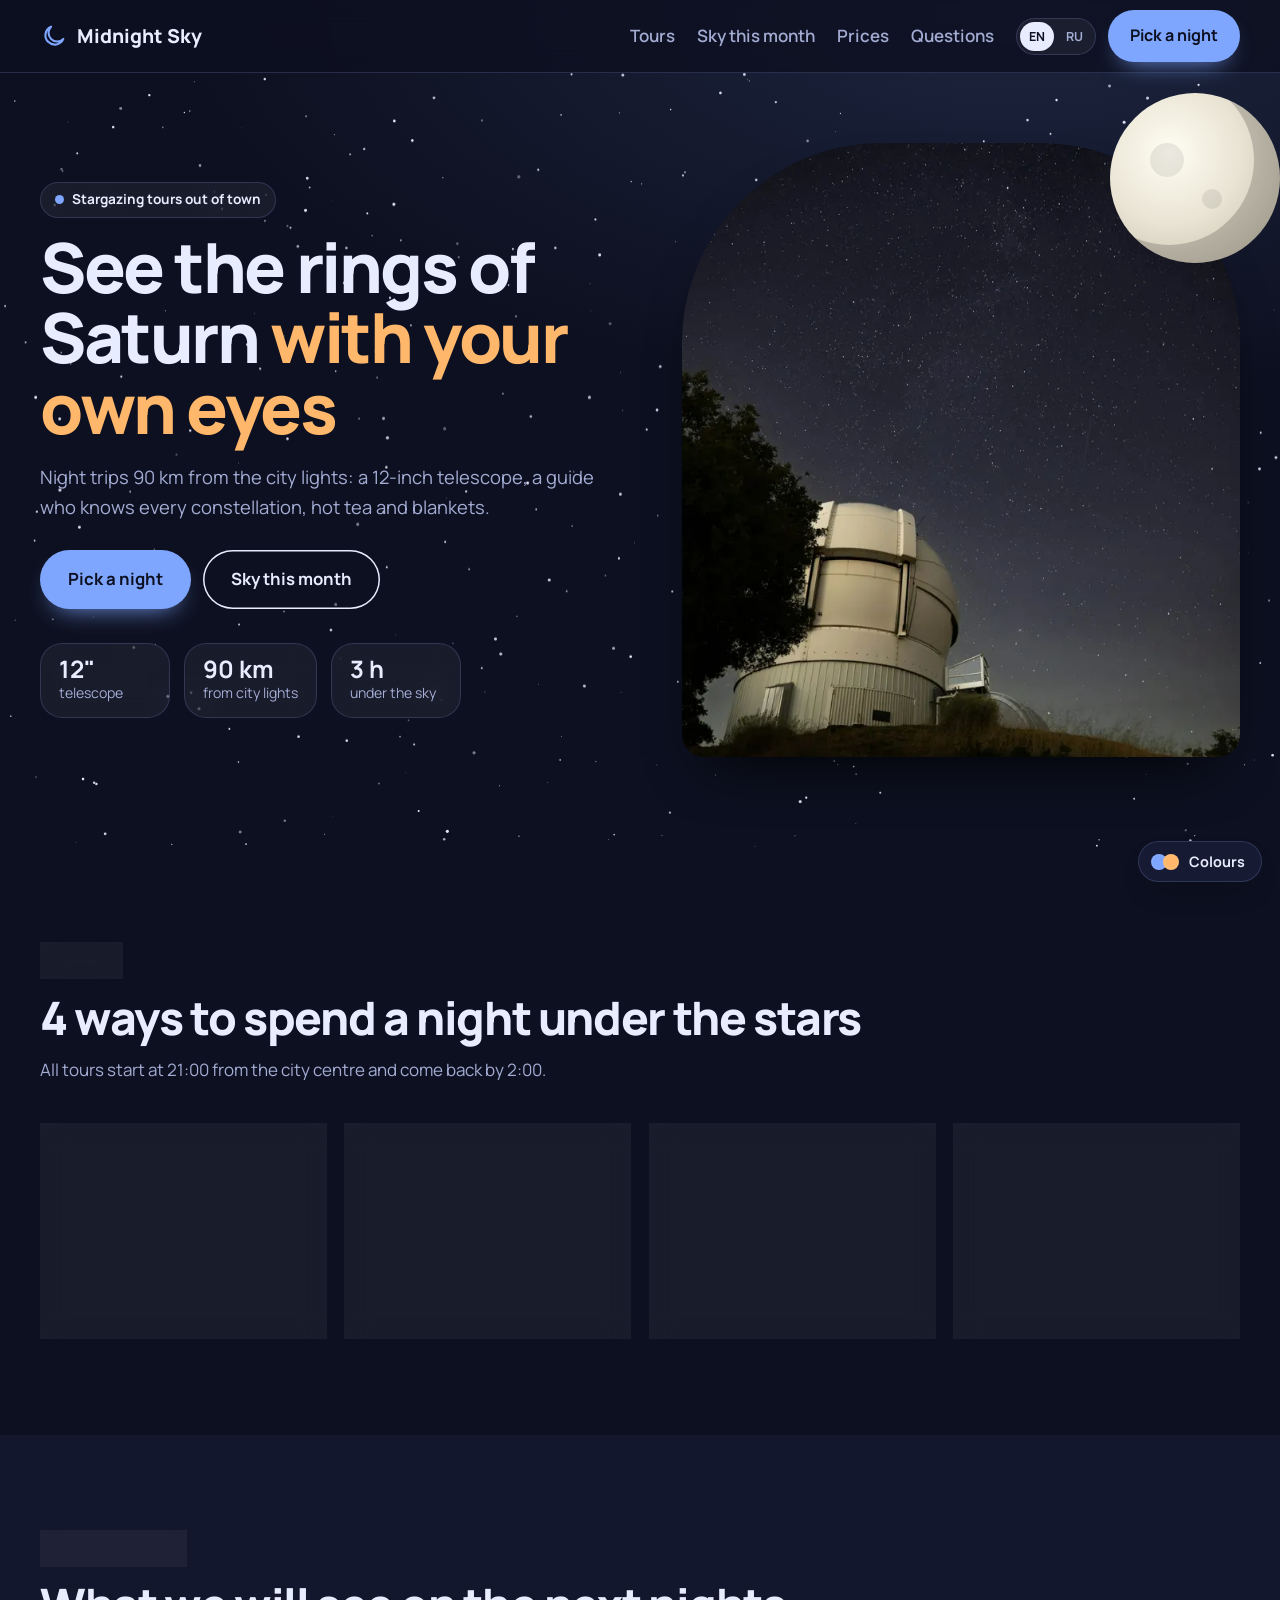
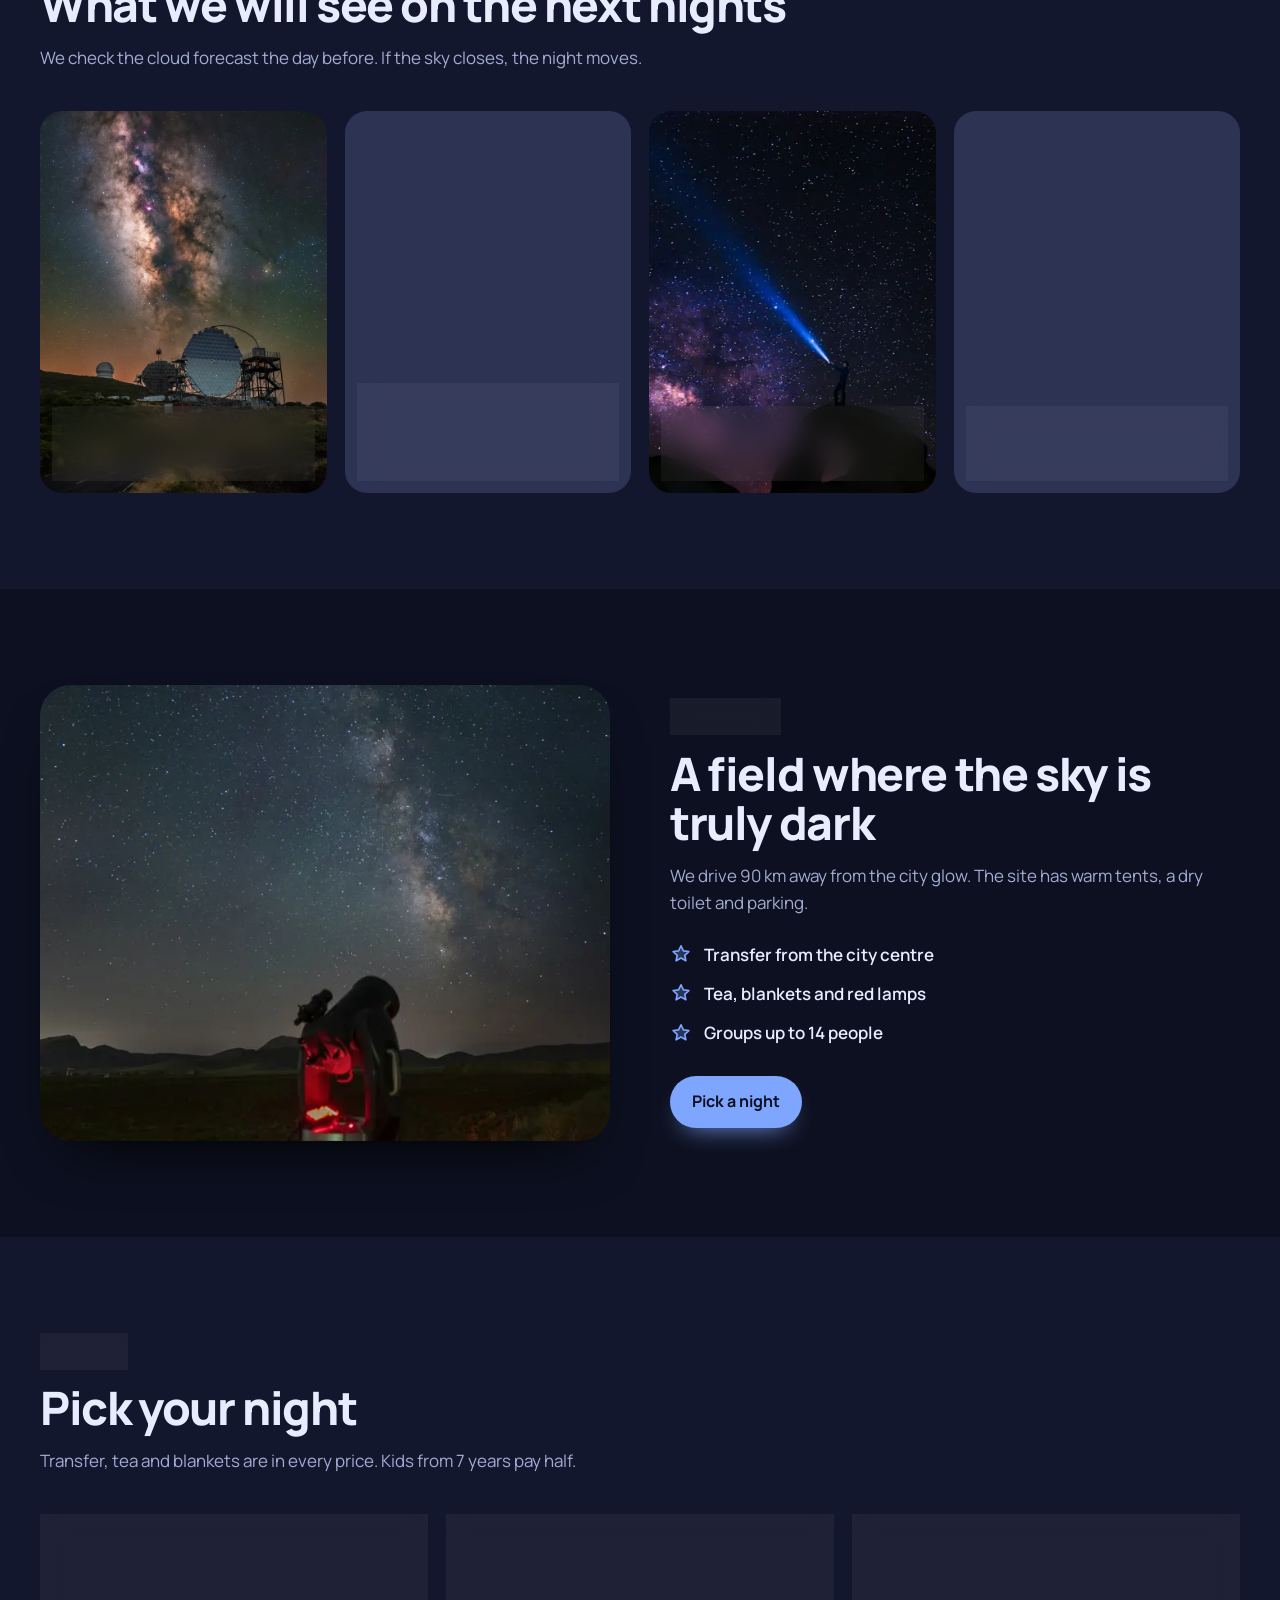
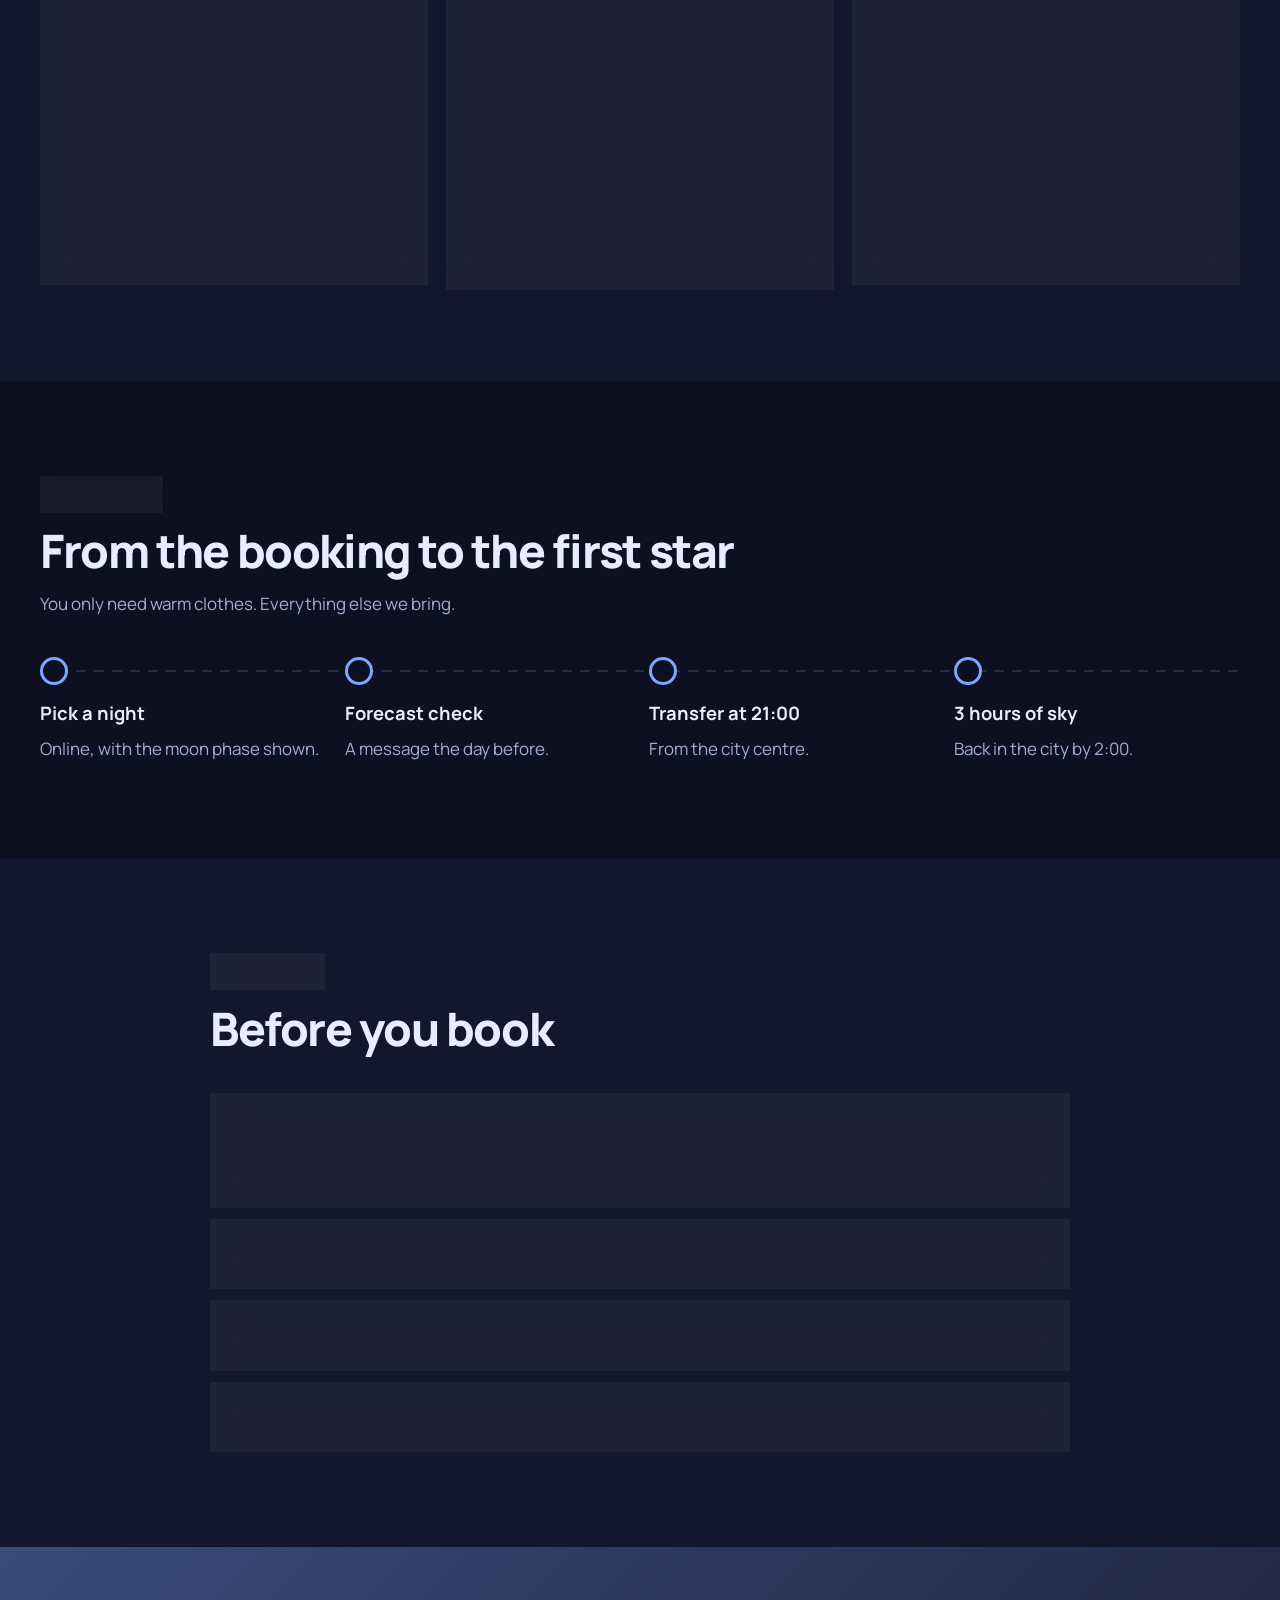
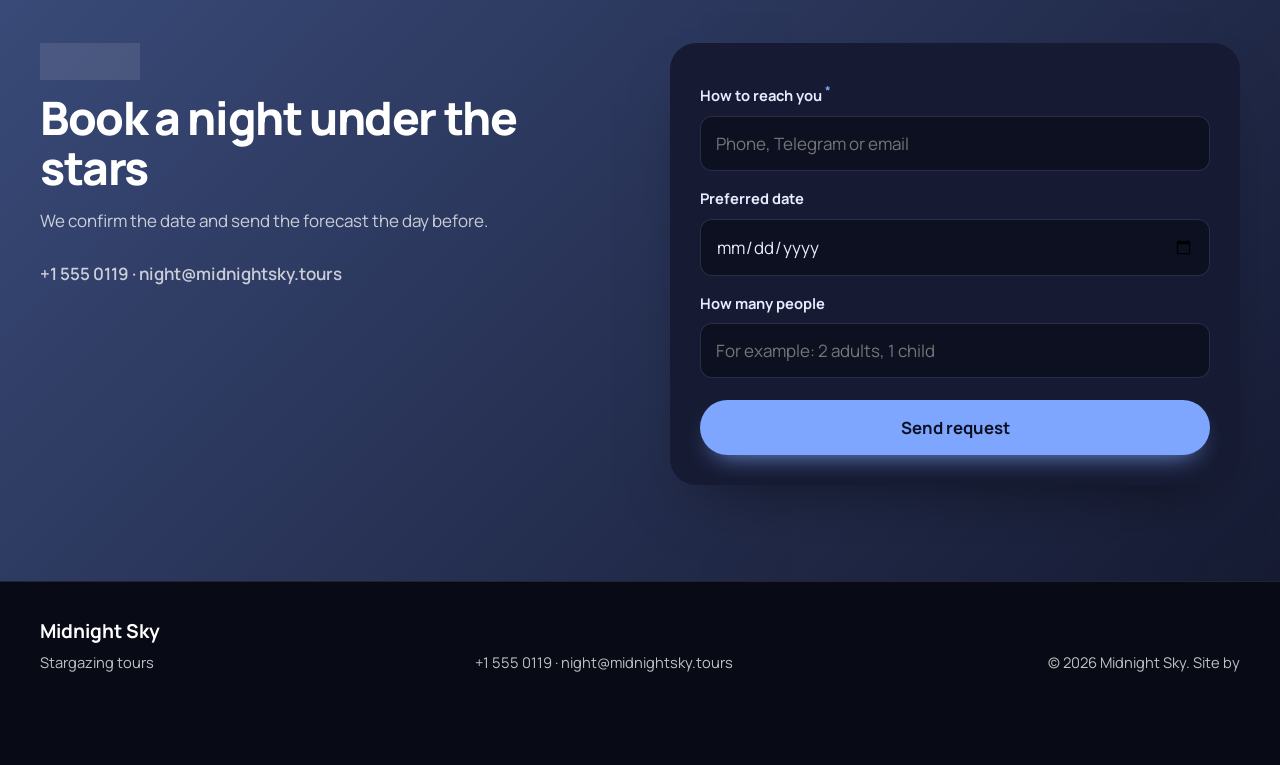
<file: stars/index.html>
<!doctype html>
<html lang="en" data-pal="1">
<head>
<meta charset="utf-8">
<meta name="viewport" content="width=device-width, initial-scale=1">
<title>Midnight Sky - stargazing tours with a telescope</title>
<meta name="description" content="Night trips 90 km from the city lights: a 12-inch telescope, a guide, tea and blankets. Group nights, photo tours and private nights.">
<link rel="canonical" href="https://dmitrii-mazurkevich.github.io/landing-page-designs/stars/">
<meta property="og:type" content="website"><meta property="og:title" content="Midnight Sky - stargazing tours with a telescope"><meta property="og:description" content="Night trips 90 km from the city lights: a 12-inch telescope, a guide, tea and blankets. Group nights, photo tours and private nights."><meta property="og:image" content="https://dmitrii-mazurkevich.github.io/landing-page-designs/stars/img/stars-1.webp">
<link rel="preconnect" href="https://fonts.googleapis.com"><link rel="preconnect" href="https://fonts.gstatic.com" crossorigin>
<link rel="stylesheet" href="https://fonts.googleapis.com/css2?family=Manrope:wght@400;500;600;700;800&display=swap">
<link rel="stylesheet" href="../assets/landing.css">
<style>html[data-pal="1"]{--bg:#0D1020;--bg2:#161B33;--card:rgba(255,255,255,.05);--ink:#E8ECFF;--muted:#A3ACD3;--line:rgba(160,175,255,.18);--acc:#7EA6FF;--acc2:#FFB86B;--onacc:#0D1020;--dark:#080A15}
html[data-pal="2"]{--bg:#071A1A;--bg2:#0E2A2A;--card:rgba(255,255,255,.05);--ink:#E2FFF7;--muted:#97C9BD;--line:rgba(120,255,214,.18);--acc:#4CE0B3;--acc2:#C6A6FF;--onacc:#04140F;--dark:#041010}
html[data-pal="3"]{--bg:#160B24;--bg2:#22123A;--card:rgba(255,255,255,.05);--ink:#F4E9FF;--muted:#C1A9DD;--line:rgba(220,170,255,.2);--acc:#D59CFF;--acc2:#FF8FB1;--onacc:#160B24;--dark:#0D0616}
html[data-pal="4"]{--bg:#1A110C;--bg2:#271A12;--card:rgba(255,255,255,.05);--ink:#FFEFE3;--muted:#D2B39C;--line:rgba(255,190,140,.2);--acc:#FF9A4D;--acc2:#7EC8FF;--onacc:#1A110C;--dark:#100A06}
html[data-pal="5"]{--bg:#0E1418;--bg2:#17212A;--card:rgba(255,255,255,.05);--ink:#EAF6FF;--muted:#A2B6C6;--line:rgba(170,215,255,.18);--acc:#BFE6FF;--acc2:#FFD66B;--onacc:#0E1418;--dark:#080C0F}</style>
<script type="application/ld+json">{"@context":"https://schema.org","@type":"LocalBusiness","name":"Midnight Sky","description":"Night trips 90 km from the city lights: a 12-inch telescope, a guide, tea and blankets. Group nights, photo tours and private nights.","url":"https://dmitrii-mazurkevich.github.io/landing-page-designs/stars/"}</script>
<script>window.PAGE_TITLE={en:"Midnight Sky - stargazing tours with a telescope",ru:"Полночь - астротуры с телескопом за городом"};</script>
</head>
<body class="s-night">
<header class="hd"><div class="w hd__in"><a class="logo" href="#top"><svg viewBox="0 0 24 24" fill="none" stroke="currentColor" stroke-width="1.8" stroke-linecap="round" stroke-linejoin="round" aria-hidden="true"><path d="M20 14.5A8 8 0 1 1 9.5 4a6.5 6.5 0 0 0 10.5 10.5z"/></svg><span data-en="Midnight Sky" data-ru="Полночь">Midnight Sky</span></a>
<nav class="nav" data-nav><a href="#services"><span data-en="Tours" data-ru="Туры">Tours</span></a><a href="#sky"><span data-en="Sky this month" data-ru="Небо месяца">Sky this month</span></a><a href="#prices"><span data-en="Prices" data-ru="Цены">Prices</span></a><a href="#faq"><span data-en="Questions" data-ru="Вопросы">Questions</span></a></nav>
<div class="hd__r"><div class="lang" role="group" aria-label="Language"><button type="button" data-lang="en" aria-pressed="true">EN</button><button type="button" data-lang="ru" aria-pressed="false">RU</button></div>
<a class="btn btn--acc hd__cta" href="#order"><span data-en="Pick a night" data-ru="Выбрать ночь">Pick a night</span></a><button class="burger" type="button" aria-label="Menu" data-burger><i></i><i></i></button></div></div></header><main><section class="hero" id="top"><canvas class="sky" aria-hidden="true"></canvas><div class="w hero__in"><div class="hero__tx"><p class="lbl rv" data-en="Stargazing tours out of town" data-ru="Астротуры за городом">Stargazing tours out of town</p>
<h1 class="h1 rv d1" data-en="See the rings of Saturn &lt;em&gt;with your own eyes&lt;/em&gt;" data-ru="Увидеть кольца Сатурна &lt;em&gt;своими глазами&lt;/em&gt;">See the rings of Saturn <em>with your own eyes</em></h1><p class="lede rv d1" data-en="Night trips 90 km from the city lights: a 12-inch telescope, a guide who knows every constellation, hot tea and blankets." data-ru="Ночные выезды за 90 км от городской засветки: телескоп 12 дюймов, гид, который знает каждое созвездие, горячий чай и пледы.">Night trips 90 km from the city lights: a 12-inch telescope, a guide who knows every constellation, hot tea and blankets.</p>
<div class="acts rv d2"><a class="btn btn--acc btn--big" href="#order"><span data-en="Pick a night" data-ru="Выбрать ночь">Pick a night</span></a><a class="btn btn--line btn--big" href="#sky"><span data-en="Sky this month" data-ru="Небо месяца">Sky this month</span></a></div>
<div class="facts rv d3"><div><b>12"</b><span data-en="telescope" data-ru="телескоп">telescope</span></div><div><b data-en="90 km" data-ru="90 км">90 km</b><span data-en="from city lights" data-ru="от засветки">from city lights</span></div><div><b data-en="3 h" data-ru="3 ч">3 h</b><span data-en="under the sky" data-ru="под небом">under the sky</span></div></div></div><div class="hero__media rv d2"><div class="moon" aria-hidden="true"></div><img class="hero__img" src="img/stars-1.webp" srcset="img/stars-1-s.webp 700w, img/stars-1.webp 1400w" sizes="(max-width: 760px) 100vw, 50vw" alt="Telescope under the stars" loading="lazy" decoding="async"></div></div></section><section class="sec" id="services"><div class="w"><div class="sh rv"><p class="lbl" data-en="Tours" data-ru="Туры">Tours</p><h2 class="h2" data-en="4 ways to spend a night under the stars" data-ru="4 способа провести ночь под звёздами">4 ways to spend a night under the stars</h2><p class="intro" data-en="All tours start at 21:00 from the city centre and come back by 2:00." data-ru="Все туры стартуют в 21:00 из центра и возвращаются к 2:00.">All tours start at 21:00 from the city centre and come back by 2:00.</p></div><div class="tiles"><a class="tile rv d0" href="#order"><span class="tile__ic"><svg viewBox="0 0 24 24" fill="none" stroke="currentColor" stroke-width="1.8" stroke-linecap="round" stroke-linejoin="round" aria-hidden="true"><path d="M3 14l12-6 2 4-12 6z"/><path d="M15 8l3-1.5 2 4-3 1.5M9 17l-3 4M10 16.5l2 4.5"/></svg></span><b data-en="Saturn and the Moon" data-ru="Сатурн и Луна">Saturn and the Moon</b><span data-en="The classic night: planets, craters and double stars." data-ru="Классическая ночь: планеты, кратеры и двойные звёзды.">The classic night: planets, craters and double stars.</span></a><a class="tile rv d1" href="#order"><span class="tile__ic"><svg viewBox="0 0 24 24" fill="none" stroke="currentColor" stroke-width="1.8" stroke-linecap="round" stroke-linejoin="round" aria-hidden="true"><path d="M12 3l2.6 5.6 6 .7-4.5 4.1 1.2 6L12 16.4 6.7 19.4l1.2-6L3.4 9.3l6-.7z"/></svg></span><b data-en="Meteor shower night" data-ru="Ночь звездопада">Meteor shower night</b><span data-en="Loungers, blankets and up to 100 meteors an hour." data-ru="Шезлонги, пледы и до 100 метеоров в час.">Loungers, blankets and up to 100 meteors an hour.</span></a><a class="tile rv d2" href="#order"><span class="tile__ic"><svg viewBox="0 0 24 24" fill="none" stroke="currentColor" stroke-width="1.8" stroke-linecap="round" stroke-linejoin="round" aria-hidden="true"><rect x="3" y="7" width="18" height="13" rx="3"/><circle cx="12" cy="13.5" r="3.5"/><path d="M8 7l1.5-3h5L16 7"/></svg></span><b data-en="Milky Way photo tour" data-ru="Фототур за Млечным Путём">Milky Way photo tour</b><span data-en="Shoot the sky with your camera, settings explained." data-ru="Снимаете небо на свою камеру, настройки объясним.">Shoot the sky with your camera, settings explained.</span></a><a class="tile rv d0" href="#order"><span class="tile__ic"><svg viewBox="0 0 24 24" fill="none" stroke="currentColor" stroke-width="1.8" stroke-linecap="round" stroke-linejoin="round" aria-hidden="true"><path d="M12 20s-7-4.4-7-10a4 4 0 0 1 7-2.6A4 4 0 0 1 19 10c0 5.6-7 10-7 10z"/></svg></span><b data-en="Night for 2" data-ru="Ночь для двоих">Night for 2</b><span data-en="A private telescope, a guide and a picnic." data-ru="Свой телескоп, гид и пикник.">A private telescope, a guide and a picnic.</span></a></div></div></section><section class="sec sec--alt" id="sky"><div class="w"><div class="sh rv"><p class="lbl" data-en="Sky this month" data-ru="Небо месяца">Sky this month</p><h2 class="h2" data-en="What we will see on the next nights" data-ru="Что увидим в ближайшие ночи">What we will see on the next nights</h2><p class="intro" data-en="We check the cloud forecast the day before. If the sky closes, the night moves." data-ru="Прогноз облачности проверяем накануне. Если небо закроет, ночь переносится.">We check the cloud forecast the day before. If the sky closes, the night moves.</p></div><div class="gal"><figure class="ph rv d0"><img src="img/stars-3.webp" srcset="img/stars-3-s.webp 700w, img/stars-3.webp 1400w" sizes="(max-width: 760px) 100vw, 25vw" alt="Geminids, 13-14 Dec" loading="lazy" decoding="async"><figcaption><b data-en="Geminids, 13-14 Dec" data-ru="Геминиды, 13-14 декабря">Geminids, 13-14 Dec</b><span data-en="Up to 120 meteors an hour" data-ru="До 120 метеоров в час">Up to 120 meteors an hour</span></figcaption></figure><figure class="ph rv d1"><img src="img/stars-5.webp" srcset="img/stars-5-s.webp 700w, img/stars-5.webp 1400w" sizes="(max-width: 760px) 100vw, 25vw" alt="Moon and its craters" loading="lazy" decoding="async"><figcaption><b data-en="Moon and its craters" data-ru="Луна и её кратеры">Moon and its craters</b><span data-en="Best on the 5th-8th night after new moon" data-ru="Лучше всего на 5-8 ночь после новолуния">Best on the 5th-8th night after new moon</span></figcaption></figure><figure class="ph rv d2"><img src="img/stars-6.webp" srcset="img/stars-6-s.webp 700w, img/stars-6.webp 1400w" sizes="(max-width: 760px) 100vw, 25vw" alt="Milky Way core" loading="lazy" decoding="async"><figcaption><b data-en="Milky Way core" data-ru="Ядро Млечного Пути">Milky Way core</b><span data-en="Summer nights, south horizon" data-ru="Летние ночи, юг">Summer nights, south horizon</span></figcaption></figure><figure class="ph rv d0"><img src="img/stars-4.webp" srcset="img/stars-4-s.webp 700w, img/stars-4.webp 1400w" sizes="(max-width: 760px) 100vw, 25vw" alt="Saturn and Jupiter" loading="lazy" decoding="async"><figcaption><b data-en="Saturn and Jupiter" data-ru="Сатурн и Юпитер">Saturn and Jupiter</b><span data-en="Autumn evenings, rings and moons" data-ru="Осенние вечера, кольца и спутники">Autumn evenings, rings and moons</span></figcaption></figure></div></div></section><section class="sec" id="about"><div class="w split"><div class="split__ph rv"><img src="img/stars-2.webp" srcset="img/stars-2-s.webp 700w, img/stars-2.webp 1400w" sizes="(max-width: 760px) 100vw, 50vw" alt="A field where the sky is truly dark" loading="lazy" decoding="async"></div><div class="split__tx rv d1"><p class="lbl" data-en="The place" data-ru="Место">The place</p><h2 class="h2" data-en="A field where the sky is truly dark" data-ru="Поле, где небо по-настоящему тёмное">A field where the sky is truly dark</h2><p class="intro" data-en="We drive 90 km away from the city glow. The site has warm tents, a dry toilet and parking." data-ru="Уезжаем на 90 км от городской засветки. На площадке тёплые шатры, туалет и парковка.">We drive 90 km away from the city glow. The site has warm tents, a dry toilet and parking.</p>
<ul class="checks"><li><svg viewBox="0 0 24 24" fill="none" stroke="currentColor" stroke-width="1.8" stroke-linecap="round" stroke-linejoin="round" aria-hidden="true"><path d="M12 3l2.6 5.6 6 .7-4.5 4.1 1.2 6L12 16.4 6.7 19.4l1.2-6L3.4 9.3l6-.7z"/></svg><span data-en="Transfer from the city centre" data-ru="Трансфер из центра города">Transfer from the city centre</span></li><li><svg viewBox="0 0 24 24" fill="none" stroke="currentColor" stroke-width="1.8" stroke-linecap="round" stroke-linejoin="round" aria-hidden="true"><path d="M12 3l2.6 5.6 6 .7-4.5 4.1 1.2 6L12 16.4 6.7 19.4l1.2-6L3.4 9.3l6-.7z"/></svg><span data-en="Tea, blankets and red lamps" data-ru="Чай, пледы и красные фонарики">Tea, blankets and red lamps</span></li><li><svg viewBox="0 0 24 24" fill="none" stroke="currentColor" stroke-width="1.8" stroke-linecap="round" stroke-linejoin="round" aria-hidden="true"><path d="M12 3l2.6 5.6 6 .7-4.5 4.1 1.2 6L12 16.4 6.7 19.4l1.2-6L3.4 9.3l6-.7z"/></svg><span data-en="Groups up to 14 people" data-ru="Группы до 14 человек">Groups up to 14 people</span></li></ul><a class="btn btn--acc" href="#order"><span data-en="Pick a night" data-ru="Выбрать ночь">Pick a night</span></a></div></div></section><section class="sec sec--alt" id="prices"><div class="w"><div class="sh rv"><p class="lbl" data-en="Prices" data-ru="Цены">Prices</p><h2 class="h2" data-en="Pick your night" data-ru="Выберите свою ночь">Pick your night</h2><p class="intro" data-en="Transfer, tea and blankets are in every price. Kids from 7 years pay half." data-ru="Трансфер, чай и пледы входят в каждую цену. Дети от 7 лет за полцены.">Transfer, tea and blankets are in every price. Kids from 7 years pay half.</p></div><div class="prices"><div class="price rv d0"><b class="price__n" data-en="Group night" data-ru="Групповая ночь">Group night</b><p class="price__v" data-en="$45" data-ru="3 500 ₽">$45</p>
<ul><li><span data-en="3 hours" data-ru="3 часа">3 hours</span></li><li><span data-en="Telescope and guide" data-ru="Телескоп и гид">Telescope and guide</span></li><li><span data-en="Transfer" data-ru="Трансфер">Transfer</span></li></ul><a class="btn btn--line" href="#order" data-pack="Group night"><span data-en="Choose" data-ru="Выбрать">Choose</span></a></div><div class="price rv d1 price--top"><span class="price__tag" data-en="Most chosen" data-ru="Выбирают чаще">Most chosen</span><b class="price__n" data-en="Photo tour" data-ru="Фототур">Photo tour</b><p class="price__v" data-en="$95" data-ru="7 500 ₽">$95</p>
<ul><li><span data-en="4 hours" data-ru="4 часа">4 hours</span></li><li><span data-en="Tracker for your camera" data-ru="Трекер для вашей камеры">Tracker for your camera</span></li><li><span data-en="Settings and editing tips" data-ru="Настройки и обработка">Settings and editing tips</span></li><li><span data-en="Groups up to 6" data-ru="Группа до 6 человек">Groups up to 6</span></li></ul><a class="btn btn--acc" href="#order" data-pack="Photo tour"><span data-en="Choose" data-ru="Выбрать">Choose</span></a></div><div class="price rv d2"><b class="price__n" data-en="Night for 2" data-ru="Ночь для двоих">Night for 2</b><p class="price__v" data-en="$290" data-ru="22 000 ₽">$290</p>
<ul><li><span data-en="3 hours" data-ru="3 часа">3 hours</span></li><li><span data-en="Private telescope" data-ru="Свой телескоп">Private telescope</span></li><li><span data-en="Picnic and a guide" data-ru="Пикник и гид">Picnic and a guide</span></li><li><span data-en="Photo of you under the stars" data-ru="Фото на фоне звёзд">Photo of you under the stars</span></li></ul><a class="btn btn--line" href="#order" data-pack="Night for 2"><span data-en="Choose" data-ru="Выбрать">Choose</span></a></div></div></div></section><section class="sec"><div class="w"><div class="sh rv"><p class="lbl" data-en="How it goes" data-ru="Как проходит ночь">How it goes</p><h2 class="h2" data-en="From the booking to the first star" data-ru="От брони до первой звезды">From the booking to the first star</h2><p class="intro" data-en="You only need warm clothes. Everything else we bring." data-ru="От вас только тёплая одежда. Остальное привезём.">You only need warm clothes. Everything else we bring.</p></div><ol class="steps"><li class="step rv d0"><span class="step__dot" aria-hidden="true"></span><b data-en="Pick a night" data-ru="Выбираете ночь">Pick a night</b><span data-en="Online, with the moon phase shown." data-ru="Онлайн, с фазой Луны.">Online, with the moon phase shown.</span></li><li class="step rv d1"><span class="step__dot" aria-hidden="true"></span><b data-en="Forecast check" data-ru="Сверяем прогноз">Forecast check</b><span data-en="A message the day before." data-ru="Сообщение накануне.">A message the day before.</span></li><li class="step rv d2"><span class="step__dot" aria-hidden="true"></span><b data-en="Transfer at 21:00" data-ru="Трансфер в 21:00">Transfer at 21:00</b><span data-en="From the city centre." data-ru="Из центра города.">From the city centre.</span></li><li class="step rv d3"><span class="step__dot" aria-hidden="true"></span><b data-en="3 hours of sky" data-ru="3 часа неба">3 hours of sky</b><span data-en="Back in the city by 2:00." data-ru="В городе к 2:00.">Back in the city by 2:00.</span></li></ol></div></section><section class="sec sec--alt" id="faq"><div class="w faqw"><div class="sh rv"><p class="lbl" data-en="Questions" data-ru="Вопросы">Questions</p><h2 class="h2" data-en="Before you book" data-ru="Перед записью">Before you book</h2></div><div class="faq"><details class="rv d0" open><summary><span data-en="What if it is cloudy?" data-ru="Что если облачно?">What if it is cloudy?</span></summary><p data-en="We move the night to the next clear date or return the money, as you choose." data-ru="Переносим на ближайшую ясную дату или возвращаем деньги, как удобнее вам.">We move the night to the next clear date or return the money, as you choose.</p></details><details class="rv d1"><summary><span data-en="What should I wear?" data-ru="Как одеться?">What should I wear?</span></summary><p data-en="Warm, even in summer: at night in the field it is 8-10 degrees colder." data-ru="Тепло, даже летом: ночью в поле на 8-10 градусов холоднее.">Warm, even in summer: at night in the field it is 8-10 degrees colder.</p></details><details class="rv d0"><summary><span data-en="Can kids come?" data-ru="Можно с детьми?">Can kids come?</span></summary><p data-en="Yes, from 7 years. Kids love the Moon and Saturn most." data-ru="Да, с 7 лет. Детям больше всего нравятся Луна и Сатурн.">Yes, from 7 years. Kids love the Moon and Saturn most.</p></details><details class="rv d1"><summary><span data-en="Can I come by car?" data-ru="Можно на своей машине?">Can I come by car?</span></summary><p data-en="Yes, we send the coordinates and the price is $10 lower." data-ru="Да, пришлём координаты, и цена на 700 ₽ ниже.">Yes, we send the coordinates and the price is $10 lower.</p></details></div></div></section><section class="sec order" id="order"><div class="w order__in"><div class="order__tx rv"><p class="lbl" data-en="Booking" data-ru="Бронь">Booking</p><h2 class="h2" data-en="Book a night under the stars" data-ru="Забронировать ночь под звёздами">Book a night under the stars</h2><p class="intro" data-en="We confirm the date and send the forecast the day before." data-ru="Подтвердим дату и пришлём прогноз накануне.">We confirm the date and send the forecast the day before.</p><p class="order__c"><span data-en="+1 555 0119 · night@midnightsky.tours" data-ru="+7 900 000-01-19 · night@midnightsky.tours">+1 555 0119 · night@midnightsky.tours</span></p></div>
<form class="fm rv d1" data-form novalidate><label class="fm__l" for="fc"><span data-en="How to reach you" data-ru="Как с вами связаться">How to reach you</span> <sup>*</sup></label><input class="fm__i" id="fc" name="contact" required placeholder="Phone, Telegram or email" data-ph-en="Phone, Telegram or email" data-ph-ru="Телефон, Telegram или почта">
<label class="fm__l" for="f0"><span data-en="Preferred date" data-ru="Желаемая дата">Preferred date</span></label><input class="fm__i" id="f0" name="Preferred date" type="date">
<label class="fm__l" for="f1"><span data-en="How many people" data-ru="Сколько человек">How many people</span></label><input class="fm__i" id="f1" name="How many people" type="text" placeholder="For example: 2 adults, 1 child" data-ph-en="For example: 2 adults, 1 child" data-ph-ru="Например: 2 взрослых и 1 ребёнок"><input type="hidden" name="package" value="">
<button class="btn btn--acc btn--big" type="submit"><span data-en="Send request" data-ru="Отправить заявку">Send request</span></button><p class="fm__err" data-en="Fill in how to reach you, please." data-ru="Укажите, как с вами связаться.">Fill in how to reach you, please.</p>
<div class="fm__ok" hidden><b data-en="Thank you! We will get back to you soon." data-ru="Спасибо! Скоро с вами свяжемся.">Thank you! We will get back to you soon.</b></div></form></div></section></main><footer class="ft"><div class="w ft__in"><div><b class="ft__n"><span data-en="Midnight Sky" data-ru="Полночь">Midnight Sky</span></b><p data-en="Stargazing tours" data-ru="Астротуры">Stargazing tours</p></div><p><span data-en="+1 555 0119 · night@midnightsky.tours" data-ru="+7 900 000-01-19 · night@midnightsky.tours">+1 555 0119 · night@midnightsky.tours</span></p>
<p class="ft__by"><span data-en="© 2026 Midnight Sky. Site by &lt;a href=&quot;https://t.me/dmitrii_pjm Mazurkevich&lt;/a&gt;." data-ru="© 2026 «Полночь». Сайт сделал &lt;a href=&quot;https://t.me/dmitrii_pjm Мазуркевич&lt;/a&gt;.">© 2026 Midnight Sky. Site by <a href="https://t.me/dmitrii_pjm">Dmitrii Mazurkevich</a>.</span></p></div></footer>
<div class="pal" data-pal-box><button class="pal__btn" type="button" aria-expanded="false" data-pal-open><i style="background:var(--acc)"></i><i style="background:var(--acc2)"></i><span data-en="Colours" data-ru="Цвета">Colours</span></button>
<div class="pal__list" role="group" aria-label="Colour palette"><button type="button" data-pal-set="1" aria-pressed="true"><span class="pal__dots"><i style="background:#0D1020"></i><i style="background:#E8ECFF"></i><i style="background:#7EA6FF"></i><i style="background:#FFB86B"></i></span><span data-en="Midnight" data-ru="Полночь">Midnight</span></button><button type="button" data-pal-set="2" aria-pressed="false"><span class="pal__dots"><i style="background:#071A1A"></i><i style="background:#E2FFF7"></i><i style="background:#4CE0B3"></i><i style="background:#C6A6FF"></i></span><span data-en="Aurora" data-ru="Северное сияние">Aurora</span></button><button type="button" data-pal-set="3" aria-pressed="false"><span class="pal__dots"><i style="background:#160B24"></i><i style="background:#F4E9FF"></i><i style="background:#D59CFF"></i><i style="background:#FF8FB1"></i></span><span data-en="Nebula" data-ru="Туманность">Nebula</span></button><button type="button" data-pal-set="4" aria-pressed="false"><span class="pal__dots"><i style="background:#1A110C"></i><i style="background:#FFEFE3"></i><i style="background:#FF9A4D"></i><i style="background:#7EC8FF"></i></span><span data-en="Ember" data-ru="Угли">Ember</span></button><button type="button" data-pal-set="5" aria-pressed="false"><span class="pal__dots"><i style="background:#0E1418"></i><i style="background:#EAF6FF"></i><i style="background:#BFE6FF"></i><i style="background:#FFD66B"></i></span><span data-en="Polar" data-ru="Полярная ночь">Polar</span></button></div></div>
<script src="../assets/landing.js" defer></script>
</body>
</html>
</file>
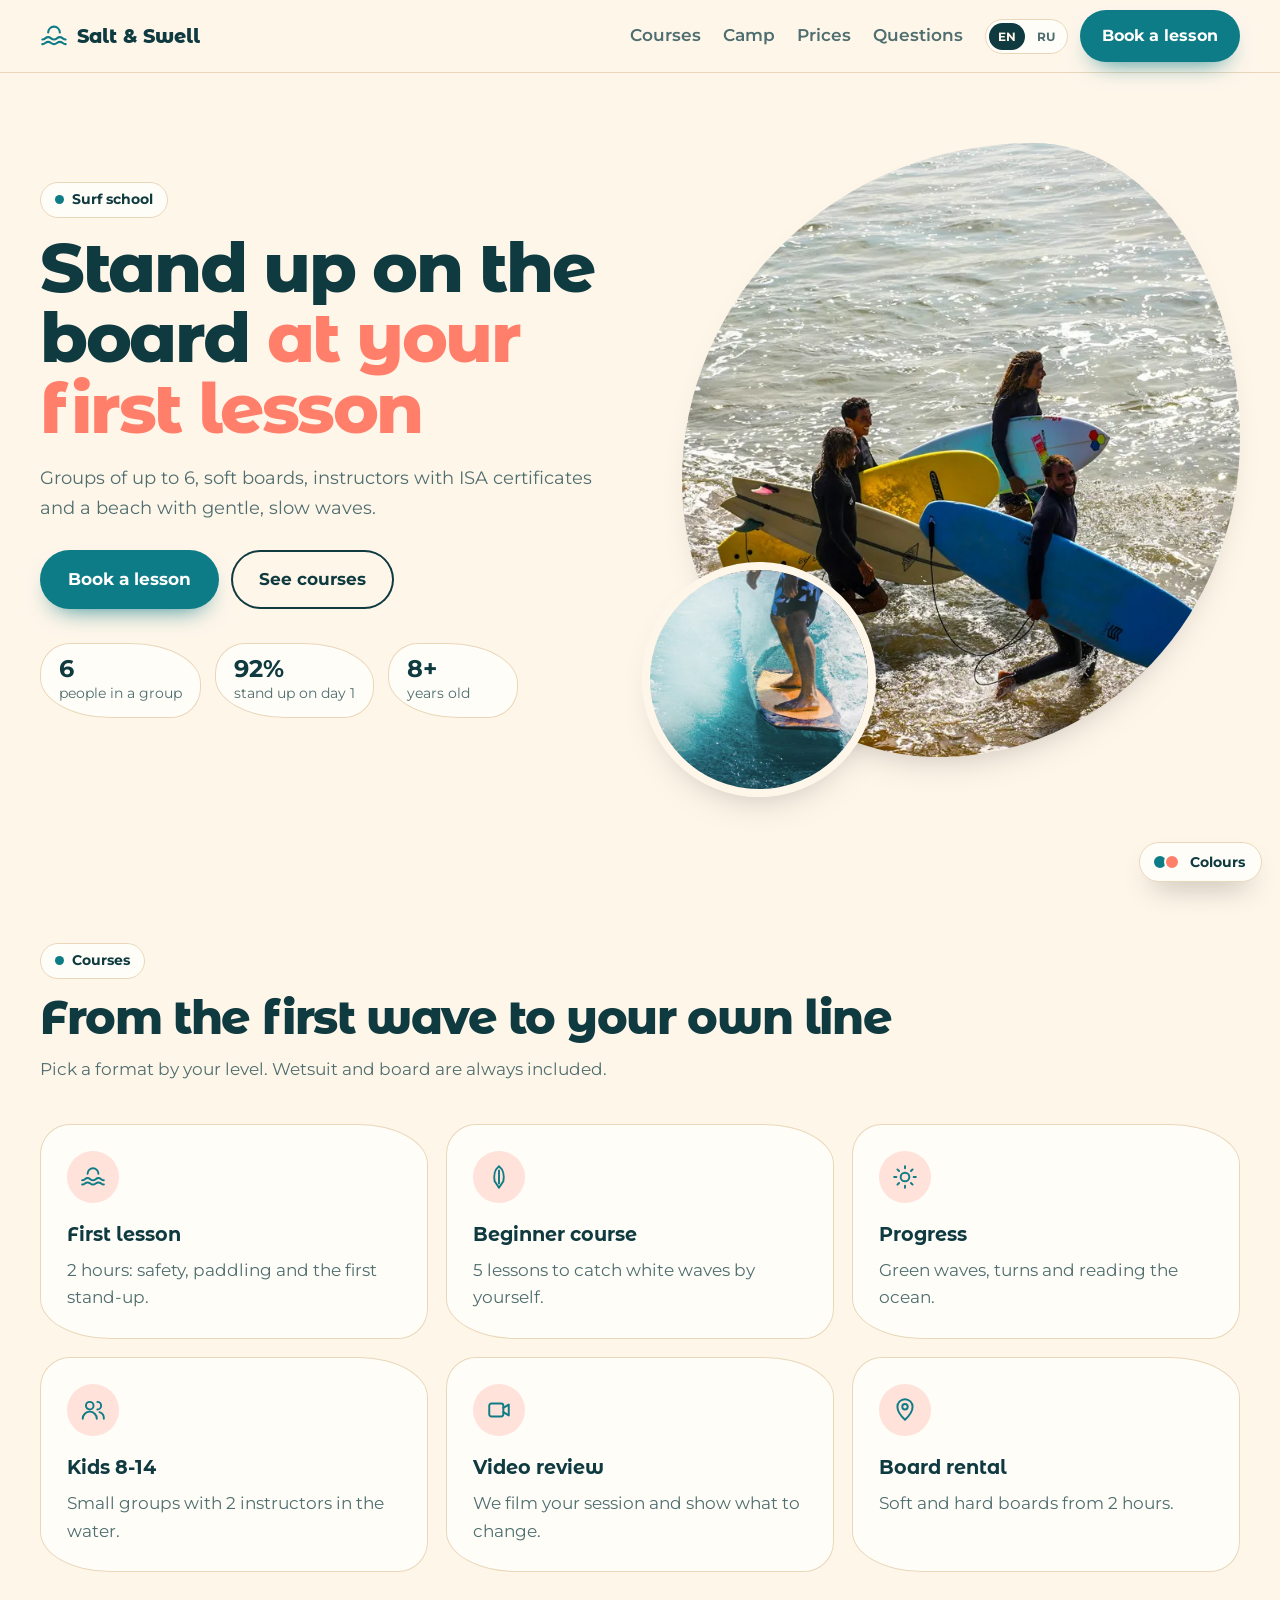
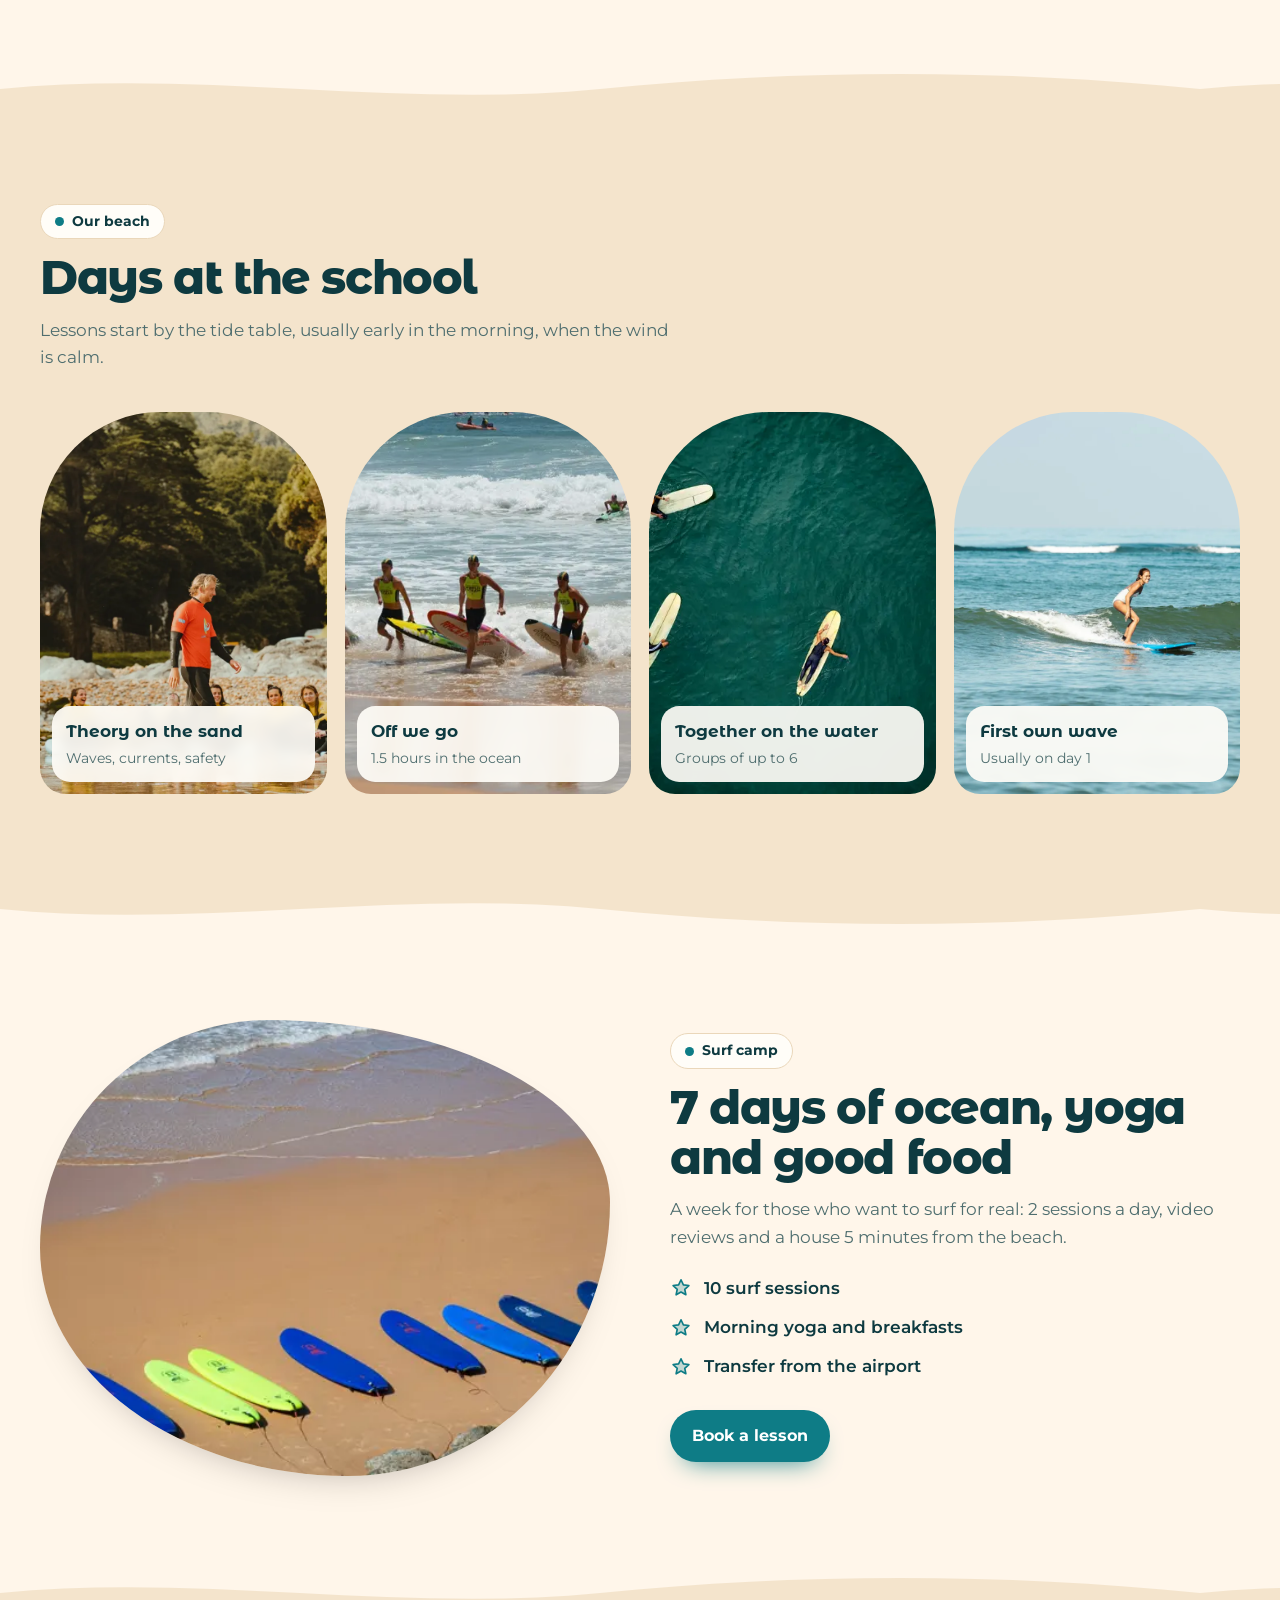
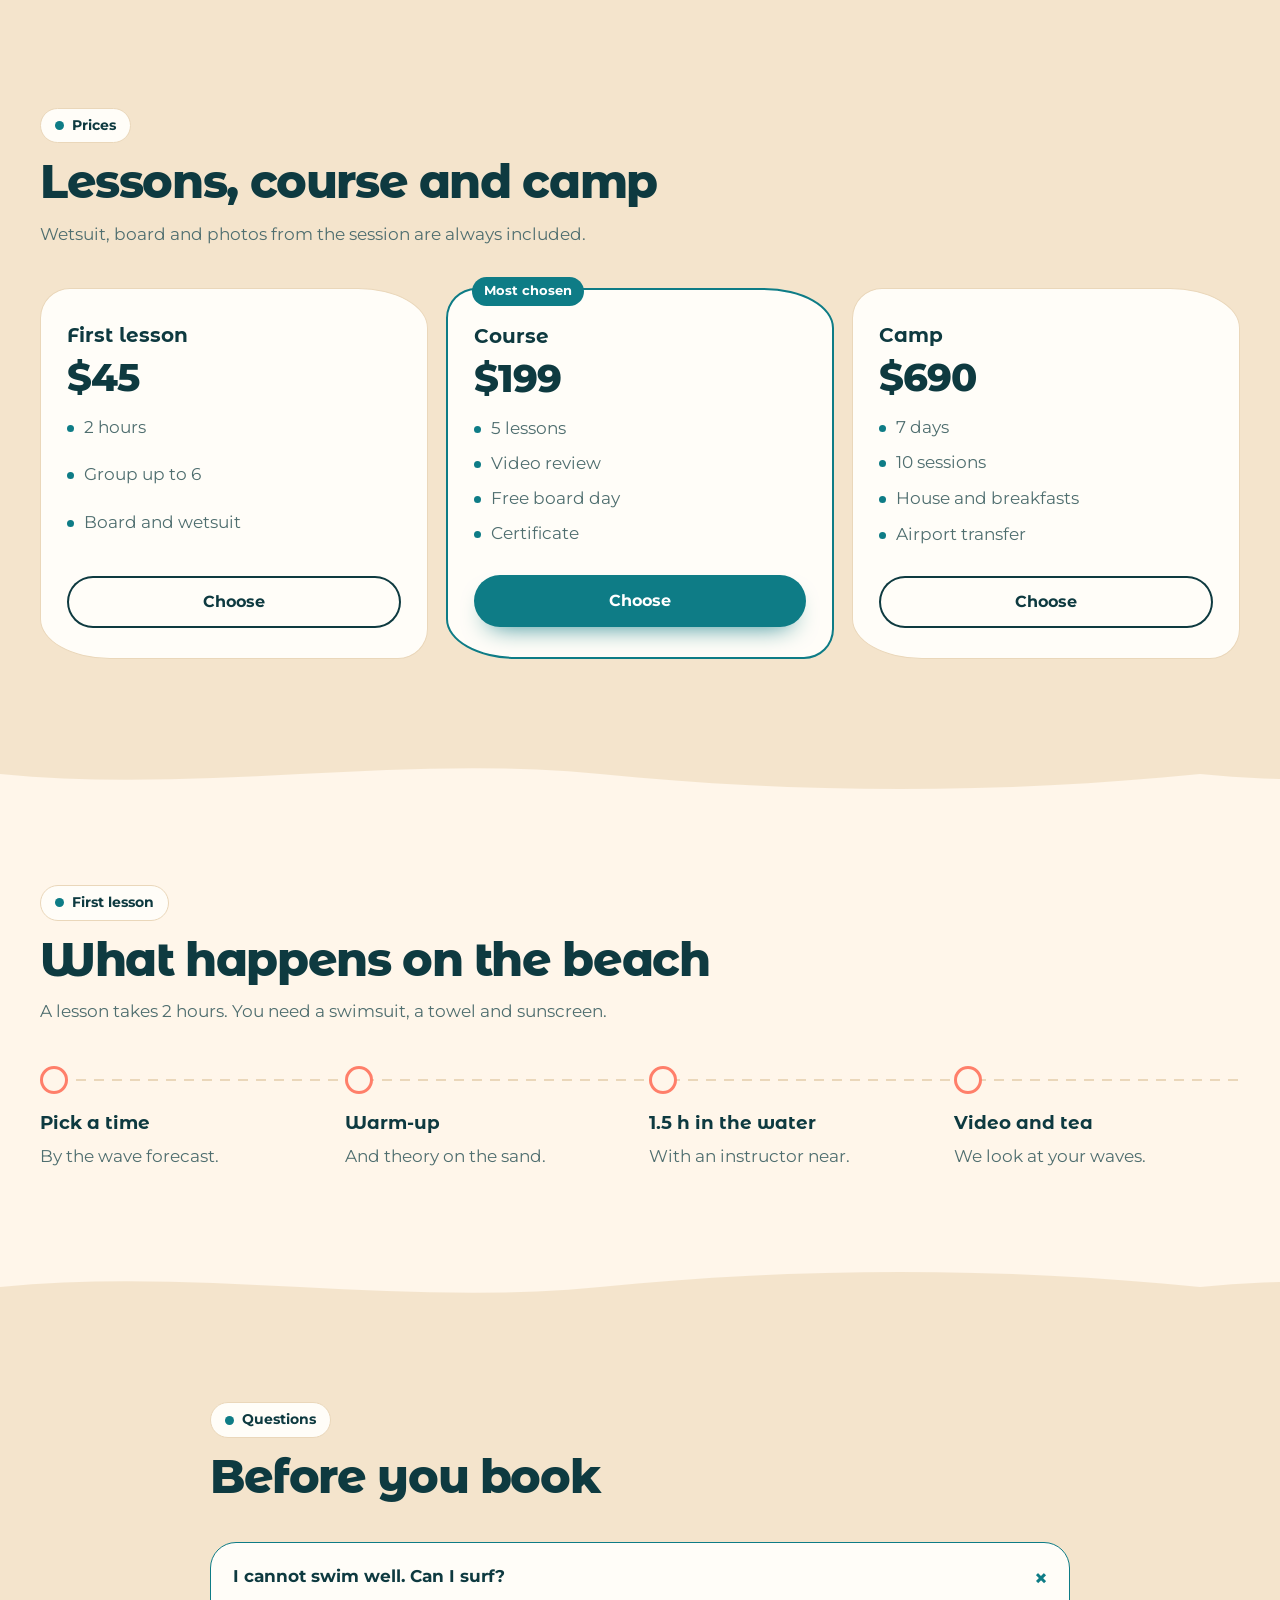
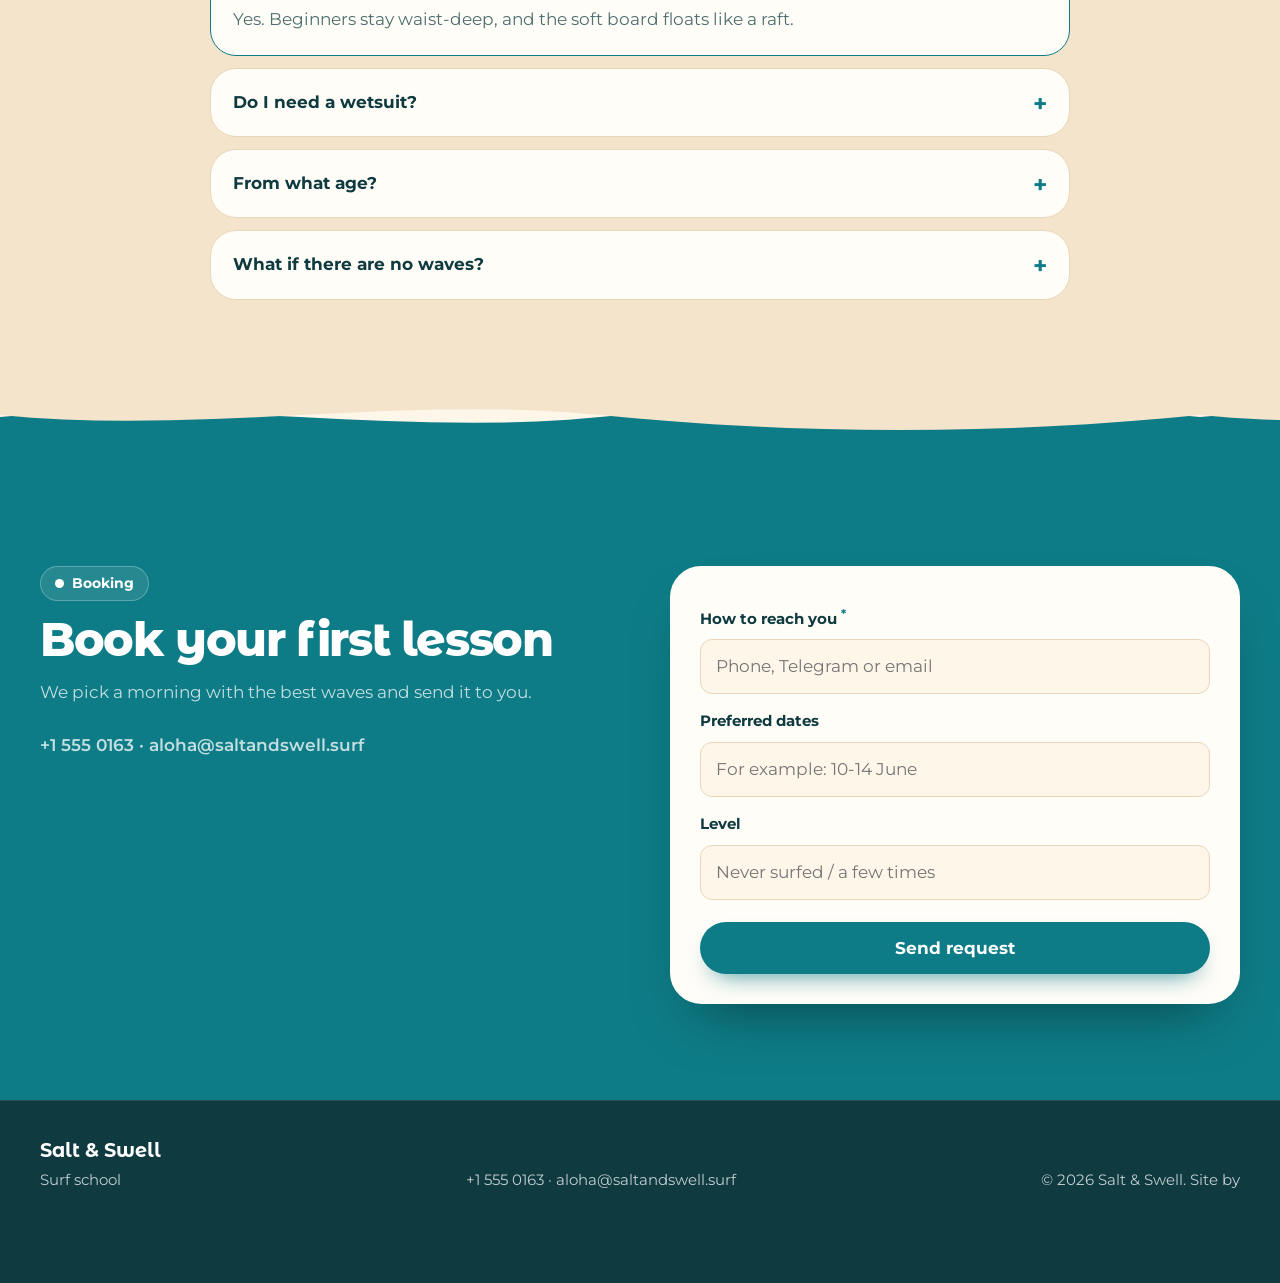
<file: surf/index.html>
<!doctype html>
<html lang="en" data-pal="1">
<head>
<meta charset="utf-8">
<meta name="viewport" content="width=device-width, initial-scale=1">
<title>Salt &amp; Swell - surf school, lessons and camps</title>
<meta name="description" content="Surf lessons in groups of 6 with soft boards and ISA instructors. First lesson, 5-lesson course and a 7-day surf camp.">
<link rel="canonical" href="https://dmitrii-mazurkevich.github.io/landing-page-designs/surf/">
<meta property="og:type" content="website"><meta property="og:title" content="Salt &amp; Swell - surf school, lessons and camps"><meta property="og:description" content="Surf lessons in groups of 6 with soft boards and ISA instructors. First lesson, 5-lesson course and a 7-day surf camp."><meta property="og:image" content="https://dmitrii-mazurkevich.github.io/landing-page-designs/surf/img/surf-1.webp">
<link rel="preconnect" href="https://fonts.googleapis.com"><link rel="preconnect" href="https://fonts.gstatic.com" crossorigin>
<link rel="stylesheet" href="https://fonts.googleapis.com/css2?family=Montserrat+Alternates:wght@600;700;800&family=Montserrat:wght@400;500;600;700&display=swap">
<link rel="stylesheet" href="../assets/landing.css">
<style>html[data-pal="1"]{--bg:#FFF6EA;--bg2:#F4E4CC;--card:#FFFDF8;--ink:#0E3A40;--muted:#4F6E6F;--line:#EAD7BA;--acc:#0E7C86;--acc2:#FF7F6A;--onacc:#FFFFFF;--dark:#0E3A40}
html[data-pal="2"]{--bg:#FFF3EE;--bg2:#FFDCCF;--card:#FFFCFA;--ink:#4A1F2B;--muted:#7D5560;--line:#F5CDBE;--acc:#E85D75;--acc2:#FFB347;--onacc:#FFFFFF;--dark:#4A1F2B}
html[data-pal="3"]{--bg:#EEF6FA;--bg2:#D6EAF3;--card:#FFFFFF;--ink:#0B2545;--muted:#47607A;--line:#C3DCEA;--acc:#13315C;--acc2:#3FC1C9;--onacc:#FFFFFF;--dark:#0B2545}
html[data-pal="4"]{--bg:#F6F9EC;--bg2:#E5EDCB;--card:#FFFFFD;--ink:#1F3317;--muted:#566B4C;--line:#D8E3B8;--acc:#2F7D32;--acc2:#F2C230;--onacc:#FFFFFF;--dark:#1F3317}
html[data-pal="5"]{--bg:#F8F3EC;--bg2:#E9DDCC;--card:#FFFDF9;--ink:#3B2A1E;--muted:#6E5C4E;--line:#DDCDB8;--acc:#8C5A3C;--acc2:#5FA8A0;--onacc:#FFFFFF;--dark:#3B2A1E}</style>
<script type="application/ld+json">{"@context":"https://schema.org","@type":"LocalBusiness","name":"Salt & Swell","description":"Surf lessons in groups of 6 with soft boards and ISA instructors. First lesson, 5-lesson course and a 7-day surf camp.","url":"https://dmitrii-mazurkevich.github.io/landing-page-designs/surf/"}</script>
<script>window.PAGE_TITLE={en:"Salt & Swell - surf school, lessons and camps",ru:"Соль и волна - школа сёрфинга, уроки и кэмпы"};</script>
</head>
<body class="s-wave">
<header class="hd"><div class="w hd__in"><a class="logo" href="#top"><svg viewBox="0 0 24 24" fill="none" stroke="currentColor" stroke-width="1.8" stroke-linecap="round" stroke-linejoin="round" aria-hidden="true"><path d="M2 15c2.5 0 2.5-2 5-2s2.5 2 5 2 2.5-2 5-2 2.5 2 5 2M2 19c2.5 0 2.5-2 5-2s2.5 2 5 2 2.5-2 5-2 2.5 2 5 2M7 9a5 5 0 0 1 10 0"/></svg><span data-en="Salt &amp; Swell" data-ru="Соль и волна">Salt & Swell</span></a>
<nav class="nav" data-nav><a href="#services"><span data-en="Courses" data-ru="Курсы">Courses</span></a><a href="#camp"><span data-en="Camp" data-ru="Кэмп">Camp</span></a><a href="#prices"><span data-en="Prices" data-ru="Цены">Prices</span></a><a href="#faq"><span data-en="Questions" data-ru="Вопросы">Questions</span></a></nav>
<div class="hd__r"><div class="lang" role="group" aria-label="Language"><button type="button" data-lang="en" aria-pressed="true">EN</button><button type="button" data-lang="ru" aria-pressed="false">RU</button></div>
<a class="btn btn--acc hd__cta" href="#order"><span data-en="Book a lesson" data-ru="Записаться">Book a lesson</span></a><button class="burger" type="button" aria-label="Menu" data-burger><i></i><i></i></button></div></div></header><main><section class="hero" id="top"><div class="w hero__in"><div class="hero__tx"><p class="lbl rv" data-en="Surf school" data-ru="Школа сёрфинга">Surf school</p>
<h1 class="h1 rv d1" data-en="Stand up on the board &lt;em&gt;at your first lesson&lt;/em&gt;" data-ru="Встанете на доску &lt;em&gt;на первом уроке&lt;/em&gt;">Stand up on the board <em>at your first lesson</em></h1><p class="lede rv d1" data-en="Groups of up to 6, soft boards, instructors with ISA certificates and a beach with gentle, slow waves." data-ru="Группы до 6 человек, мягкие доски, инструкторы с сертификатом ISA и пляж с пологой медленной волной.">Groups of up to 6, soft boards, instructors with ISA certificates and a beach with gentle, slow waves.</p>
<div class="acts rv d2"><a class="btn btn--acc btn--big" href="#order"><span data-en="Book a lesson" data-ru="Записаться">Book a lesson</span></a><a class="btn btn--line btn--big" href="#camp"><span data-en="See courses" data-ru="Смотреть курсы">See courses</span></a></div>
<div class="facts rv d3"><div><b>6</b><span data-en="people in a group" data-ru="человек в группе">people in a group</span></div><div><b>92%</b><span data-en="stand up on day 1" data-ru="встают в 1 день">stand up on day 1</span></div><div><b>8+</b><span data-en="years old" data-ru="лет">years old</span></div></div></div><div class="hero__media rv d2"><img class="hero__img" src="img/surf-1.webp" srcset="img/surf-1-s.webp 700w, img/surf-1.webp 1400w" sizes="(max-width: 760px) 100vw, 50vw" alt="Surf school" loading="lazy" decoding="async"><img class="hero__img2" src="img/surf-4.webp" srcset="img/surf-4-s.webp 700w, img/surf-4.webp 1400w" sizes="30vw" alt="Surfer on a wave" loading="lazy" decoding="async"></div></div></section><section class="sec" id="services"><div class="w"><div class="sh rv"><p class="lbl" data-en="Courses" data-ru="Курсы">Courses</p><h2 class="h2" data-en="From the first wave to your own line" data-ru="От первой волны до своей линии">From the first wave to your own line</h2><p class="intro" data-en="Pick a format by your level. Wetsuit and board are always included." data-ru="Выберите формат по уровню. Гидрокостюм и доска всегда включены.">Pick a format by your level. Wetsuit and board are always included.</p></div><div class="tiles"><a class="tile rv d0" href="#order"><span class="tile__ic"><svg viewBox="0 0 24 24" fill="none" stroke="currentColor" stroke-width="1.8" stroke-linecap="round" stroke-linejoin="round" aria-hidden="true"><path d="M2 15c2.5 0 2.5-2 5-2s2.5 2 5 2 2.5-2 5-2 2.5 2 5 2M2 19c2.5 0 2.5-2 5-2s2.5 2 5 2 2.5-2 5-2 2.5 2 5 2M7 9a5 5 0 0 1 10 0"/></svg></span><b data-en="First lesson" data-ru="Первый урок">First lesson</b><span data-en="2 hours: safety, paddling and the first stand-up." data-ru="2 часа: безопасность, гребля и первый подъём.">2 hours: safety, paddling and the first stand-up.</span></a><a class="tile rv d1" href="#order"><span class="tile__ic"><svg viewBox="0 0 24 24" fill="none" stroke="currentColor" stroke-width="1.8" stroke-linecap="round" stroke-linejoin="round" aria-hidden="true"><path d="M12 2c4 3 5 9 4 14l-4 6-4-6c-1-5 0-11 4-14z"/><path d="M12 6v12"/></svg></span><b data-en="Beginner course" data-ru="Курс новичка">Beginner course</b><span data-en="5 lessons to catch white waves by yourself." data-ru="5 занятий, чтобы самому ловить пенные волны.">5 lessons to catch white waves by yourself.</span></a><a class="tile rv d2" href="#order"><span class="tile__ic"><svg viewBox="0 0 24 24" fill="none" stroke="currentColor" stroke-width="1.8" stroke-linecap="round" stroke-linejoin="round" aria-hidden="true"><circle cx="12" cy="12" r="4"/><path d="M12 2v2M12 20v2M2 12h2M20 12h2M5 5l1.5 1.5M17.5 17.5L19 19M5 19l1.5-1.5M17.5 6.5L19 5"/></svg></span><b data-en="Progress" data-ru="Прогресс">Progress</b><span data-en="Green waves, turns and reading the ocean." data-ru="Зелёные волны, повороты и чтение океана.">Green waves, turns and reading the ocean.</span></a><a class="tile rv d0" href="#order"><span class="tile__ic"><svg viewBox="0 0 24 24" fill="none" stroke="currentColor" stroke-width="1.8" stroke-linecap="round" stroke-linejoin="round" aria-hidden="true"><circle cx="9" cy="8" r="3.5"/><path d="M2.5 20a6.5 6.5 0 0 1 13 0M16 4.5a3.5 3.5 0 0 1 0 7M18 14a6 6 0 0 1 4 6"/></svg></span><b data-en="Kids 8-14" data-ru="Дети 8-14">Kids 8-14</b><span data-en="Small groups with 2 instructors in the water." data-ru="Маленькие группы и 2 инструктора в воде.">Small groups with 2 instructors in the water.</span></a><a class="tile rv d1" href="#order"><span class="tile__ic"><svg viewBox="0 0 24 24" fill="none" stroke="currentColor" stroke-width="1.8" stroke-linecap="round" stroke-linejoin="round" aria-hidden="true"><rect x="3" y="6" width="13" height="12" rx="2"/><path d="M16 10l5-3v10l-5-3"/></svg></span><b data-en="Video review" data-ru="Видеоразбор">Video review</b><span data-en="We film your session and show what to change." data-ru="Снимаем сессию и показываем, что поменять.">We film your session and show what to change.</span></a><a class="tile rv d2" href="#order"><span class="tile__ic"><svg viewBox="0 0 24 24" fill="none" stroke="currentColor" stroke-width="1.8" stroke-linecap="round" stroke-linejoin="round" aria-hidden="true"><path d="M12 21s-7-6.5-7-12a7 7 0 0 1 14 0c0 5.5-7 12-7 12z"/><circle cx="12" cy="9" r="2.5"/></svg></span><b data-en="Board rental" data-ru="Прокат досок">Board rental</b><span data-en="Soft and hard boards from 2 hours." data-ru="Мягкие и жёсткие доски от 2 часов.">Soft and hard boards from 2 hours.</span></a></div></div></section><section class="sec sec--alt" id="themes"><div class="w"><div class="sh rv"><p class="lbl" data-en="Our beach" data-ru="Наш пляж">Our beach</p><h2 class="h2" data-en="Days at the school" data-ru="Дни в школе">Days at the school</h2><p class="intro" data-en="Lessons start by the tide table, usually early in the morning, when the wind is calm." data-ru="Уроки начинаем по таблице приливов, обычно рано утром, когда нет ветра.">Lessons start by the tide table, usually early in the morning, when the wind is calm.</p></div><div class="gal"><figure class="ph rv d0"><img src="img/surf-2.webp" srcset="img/surf-2-s.webp 700w, img/surf-2.webp 1400w" sizes="(max-width: 760px) 100vw, 25vw" alt="Theory on the sand" loading="lazy" decoding="async"><figcaption><b data-en="Theory on the sand" data-ru="Теория на песке">Theory on the sand</b><span data-en="Waves, currents, safety" data-ru="Волны, течения, безопасность">Waves, currents, safety</span></figcaption></figure><figure class="ph rv d1"><img src="img/surf-6.webp" srcset="img/surf-6-s.webp 700w, img/surf-6.webp 1400w" sizes="(max-width: 760px) 100vw, 25vw" alt="Off we go" loading="lazy" decoding="async"><figcaption><b data-en="Off we go" data-ru="Вперёд, в воду">Off we go</b><span data-en="1.5 hours in the ocean" data-ru="1,5 часа в океане">1.5 hours in the ocean</span></figcaption></figure><figure class="ph rv d2"><img src="img/surf-7.webp" srcset="img/surf-7-s.webp 700w, img/surf-7.webp 1400w" sizes="(max-width: 760px) 100vw, 25vw" alt="Together on the water" loading="lazy" decoding="async"><figcaption><b data-en="Together on the water" data-ru="Вместе на воде">Together on the water</b><span data-en="Groups of up to 6" data-ru="Группы до 6 человек">Groups of up to 6</span></figcaption></figure><figure class="ph rv d0"><img src="img/surf-5.webp" srcset="img/surf-5-s.webp 700w, img/surf-5.webp 1400w" sizes="(max-width: 760px) 100vw, 25vw" alt="First own wave" loading="lazy" decoding="async"><figcaption><b data-en="First own wave" data-ru="Первая своя волна">First own wave</b><span data-en="Usually on day 1" data-ru="Обычно в первый же день">Usually on day 1</span></figcaption></figure></div></div></section><section class="sec" id="camp"><div class="w split"><div class="split__ph rv"><img src="img/surf-3.webp" srcset="img/surf-3-s.webp 700w, img/surf-3.webp 1400w" sizes="(max-width: 760px) 100vw, 50vw" alt="7 days of ocean, yoga and good food" loading="lazy" decoding="async"></div><div class="split__tx rv d1"><p class="lbl" data-en="Surf camp" data-ru="Сёрф-кэмп">Surf camp</p><h2 class="h2" data-en="7 days of ocean, yoga and good food" data-ru="7 дней океана, йоги и вкусной еды">7 days of ocean, yoga and good food</h2><p class="intro" data-en="A week for those who want to surf for real: 2 sessions a day, video reviews and a house 5 minutes from the beach." data-ru="Неделя для тех, кто хочет кататься всерьёз: 2 сессии в день, видеоразборы и дом в 5 минутах от пляжа.">A week for those who want to surf for real: 2 sessions a day, video reviews and a house 5 minutes from the beach.</p>
<ul class="checks"><li><svg viewBox="0 0 24 24" fill="none" stroke="currentColor" stroke-width="1.8" stroke-linecap="round" stroke-linejoin="round" aria-hidden="true"><path d="M12 3l2.6 5.6 6 .7-4.5 4.1 1.2 6L12 16.4 6.7 19.4l1.2-6L3.4 9.3l6-.7z"/></svg><span data-en="10 surf sessions" data-ru="10 сёрф-сессий">10 surf sessions</span></li><li><svg viewBox="0 0 24 24" fill="none" stroke="currentColor" stroke-width="1.8" stroke-linecap="round" stroke-linejoin="round" aria-hidden="true"><path d="M12 3l2.6 5.6 6 .7-4.5 4.1 1.2 6L12 16.4 6.7 19.4l1.2-6L3.4 9.3l6-.7z"/></svg><span data-en="Morning yoga and breakfasts" data-ru="Утренняя йога и завтраки">Morning yoga and breakfasts</span></li><li><svg viewBox="0 0 24 24" fill="none" stroke="currentColor" stroke-width="1.8" stroke-linecap="round" stroke-linejoin="round" aria-hidden="true"><path d="M12 3l2.6 5.6 6 .7-4.5 4.1 1.2 6L12 16.4 6.7 19.4l1.2-6L3.4 9.3l6-.7z"/></svg><span data-en="Transfer from the airport" data-ru="Трансфер из аэропорта">Transfer from the airport</span></li></ul><a class="btn btn--acc" href="#order"><span data-en="Book a lesson" data-ru="Записаться">Book a lesson</span></a></div></div></section><section class="sec sec--alt" id="prices"><div class="w"><div class="sh rv"><p class="lbl" data-en="Prices" data-ru="Цены">Prices</p><h2 class="h2" data-en="Lessons, course and camp" data-ru="Урок, курс и кэмп">Lessons, course and camp</h2><p class="intro" data-en="Wetsuit, board and photos from the session are always included." data-ru="Гидрокостюм, доска и фото с сессии всегда включены.">Wetsuit, board and photos from the session are always included.</p></div><div class="prices"><div class="price rv d0"><b class="price__n" data-en="First lesson" data-ru="Первый урок">First lesson</b><p class="price__v" data-en="$45" data-ru="3 900 ₽">$45</p>
<ul><li><span data-en="2 hours" data-ru="2 часа">2 hours</span></li><li><span data-en="Group up to 6" data-ru="Группа до 6">Group up to 6</span></li><li><span data-en="Board and wetsuit" data-ru="Доска и гидрокостюм">Board and wetsuit</span></li></ul><a class="btn btn--line" href="#order" data-pack="First lesson"><span data-en="Choose" data-ru="Выбрать">Choose</span></a></div><div class="price rv d1 price--top"><span class="price__tag" data-en="Most chosen" data-ru="Выбирают чаще">Most chosen</span><b class="price__n" data-en="Course" data-ru="Курс">Course</b><p class="price__v" data-en="$199" data-ru="17 000 ₽">$199</p>
<ul><li><span data-en="5 lessons" data-ru="5 занятий">5 lessons</span></li><li><span data-en="Video review" data-ru="Видеоразбор">Video review</span></li><li><span data-en="Free board day" data-ru="День бесплатного проката">Free board day</span></li><li><span data-en="Certificate" data-ru="Сертификат">Certificate</span></li></ul><a class="btn btn--acc" href="#order" data-pack="Course"><span data-en="Choose" data-ru="Выбрать">Choose</span></a></div><div class="price rv d2"><b class="price__n" data-en="Camp" data-ru="Кэмп">Camp</b><p class="price__v" data-en="$690" data-ru="59 000 ₽">$690</p>
<ul><li><span data-en="7 days" data-ru="7 дней">7 days</span></li><li><span data-en="10 sessions" data-ru="10 сессий">10 sessions</span></li><li><span data-en="House and breakfasts" data-ru="Дом и завтраки">House and breakfasts</span></li><li><span data-en="Airport transfer" data-ru="Трансфер из аэропорта">Airport transfer</span></li></ul><a class="btn btn--line" href="#order" data-pack="Camp"><span data-en="Choose" data-ru="Выбрать">Choose</span></a></div></div></div></section><section class="sec"><div class="w"><div class="sh rv"><p class="lbl" data-en="First lesson" data-ru="Первый урок">First lesson</p><h2 class="h2" data-en="What happens on the beach" data-ru="Что происходит на пляже">What happens on the beach</h2><p class="intro" data-en="A lesson takes 2 hours. You need a swimsuit, a towel and sunscreen." data-ru="Урок идёт 2 часа. С собой купальник, полотенце и крем от солнца.">A lesson takes 2 hours. You need a swimsuit, a towel and sunscreen.</p></div><ol class="steps"><li class="step rv d0"><span class="step__dot" aria-hidden="true"></span><b data-en="Pick a time" data-ru="Выбираете время">Pick a time</b><span data-en="By the wave forecast." data-ru="По прогнозу волн.">By the wave forecast.</span></li><li class="step rv d1"><span class="step__dot" aria-hidden="true"></span><b data-en="Warm-up" data-ru="Разминка">Warm-up</b><span data-en="And theory on the sand." data-ru="И теория на песке.">And theory on the sand.</span></li><li class="step rv d2"><span class="step__dot" aria-hidden="true"></span><b data-en="1.5 h in the water" data-ru="1,5 часа в воде">1.5 h in the water</b><span data-en="With an instructor near." data-ru="Инструктор рядом.">With an instructor near.</span></li><li class="step rv d3"><span class="step__dot" aria-hidden="true"></span><b data-en="Video and tea" data-ru="Видео и чай">Video and tea</b><span data-en="We look at your waves." data-ru="Смотрим ваши волны.">We look at your waves.</span></li></ol></div></section><section class="sec sec--alt" id="faq"><div class="w faqw"><div class="sh rv"><p class="lbl" data-en="Questions" data-ru="Вопросы">Questions</p><h2 class="h2" data-en="Before you book" data-ru="Перед записью">Before you book</h2></div><div class="faq"><details class="rv d0" open><summary><span data-en="I cannot swim well. Can I surf?" data-ru="Плохо плаваю. Можно?">I cannot swim well. Can I surf?</span></summary><p data-en="Yes. Beginners stay waist-deep, and the soft board floats like a raft." data-ru="Да. Новички стоят по пояс, а мягкая доска держит на воде как плот.">Yes. Beginners stay waist-deep, and the soft board floats like a raft.</p></details><details class="rv d1"><summary><span data-en="Do I need a wetsuit?" data-ru="Нужен гидрокостюм?">Do I need a wetsuit?</span></summary><p data-en="No, it is included, as well as the board." data-ru="Нет, он входит в цену, как и доска.">No, it is included, as well as the board.</p></details><details class="rv d0"><summary><span data-en="From what age?" data-ru="С какого возраста?">From what age?</span></summary><p data-en="Kids from 8 years in the kids group, adults with no upper limit." data-ru="Дети с 8 лет в детской группе, взрослые без ограничений.">Kids from 8 years in the kids group, adults with no upper limit.</p></details><details class="rv d1"><summary><span data-en="What if there are no waves?" data-ru="Что если нет волн?">What if there are no waves?</span></summary><p data-en="We move the lesson for free or run a balance and paddling session." data-ru="Бесплатно переносим урок или проводим занятие на баланс и греблю.">We move the lesson for free or run a balance and paddling session.</p></details></div></div></section><section class="sec order" id="order"><div class="w order__in"><div class="order__tx rv"><p class="lbl" data-en="Booking" data-ru="Запись">Booking</p><h2 class="h2" data-en="Book your first lesson" data-ru="Записаться на первый урок">Book your first lesson</h2><p class="intro" data-en="We pick a morning with the best waves and send it to you." data-ru="Подберём утро с лучшей волной и пришлём вам.">We pick a morning with the best waves and send it to you.</p><p class="order__c"><span data-en="+1 555 0163 · aloha@saltandswell.surf" data-ru="+7 900 000-01-63 · aloha@saltandswell.surf">+1 555 0163 · aloha@saltandswell.surf</span></p></div>
<form class="fm rv d1" data-form novalidate><label class="fm__l" for="fc"><span data-en="How to reach you" data-ru="Как с вами связаться">How to reach you</span> <sup>*</sup></label><input class="fm__i" id="fc" name="contact" required placeholder="Phone, Telegram or email" data-ph-en="Phone, Telegram or email" data-ph-ru="Телефон, Telegram или почта">
<label class="fm__l" for="f0"><span data-en="Preferred dates" data-ru="Удобные даты">Preferred dates</span></label><input class="fm__i" id="f0" name="Preferred dates" type="text" placeholder="For example: 10-14 June" data-ph-en="For example: 10-14 June" data-ph-ru="Например: 10-14 июня">
<label class="fm__l" for="f1"><span data-en="Level" data-ru="Уровень">Level</span></label><input class="fm__i" id="f1" name="Level" type="text" placeholder="Never surfed / a few times" data-ph-en="Never surfed / a few times" data-ph-ru="Ни разу / пару раз"><input type="hidden" name="package" value="">
<button class="btn btn--acc btn--big" type="submit"><span data-en="Send request" data-ru="Отправить заявку">Send request</span></button><p class="fm__err" data-en="Fill in how to reach you, please." data-ru="Укажите, как с вами связаться.">Fill in how to reach you, please.</p>
<div class="fm__ok" hidden><b data-en="Thank you! We will get back to you soon." data-ru="Спасибо! Скоро с вами свяжемся.">Thank you! We will get back to you soon.</b></div></form></div></section></main><footer class="ft"><div class="w ft__in"><div><b class="ft__n"><span data-en="Salt &amp; Swell" data-ru="Соль и волна">Salt & Swell</span></b><p data-en="Surf school" data-ru="Школа сёрфинга">Surf school</p></div><p><span data-en="+1 555 0163 · aloha@saltandswell.surf" data-ru="+7 900 000-01-63 · aloha@saltandswell.surf">+1 555 0163 · aloha@saltandswell.surf</span></p>
<p class="ft__by"><span data-en="© 2026 Salt &amp; Swell. Site by &lt;a href=&quot;https://t.me/dmitrii_pjm Mazurkevich&lt;/a&gt;." data-ru="© 2026 «Соль и волна». Сайт сделал &lt;a href=&quot;https://t.me/dmitrii_pjm Мазуркевич&lt;/a&gt;.">© 2026 Salt & Swell. Site by <a href="https://t.me/dmitrii_pjm">Dmitrii Mazurkevich</a>.</span></p></div></footer>
<div class="pal" data-pal-box><button class="pal__btn" type="button" aria-expanded="false" data-pal-open><i style="background:var(--acc)"></i><i style="background:var(--acc2)"></i><span data-en="Colours" data-ru="Цвета">Colours</span></button>
<div class="pal__list" role="group" aria-label="Colour palette"><button type="button" data-pal-set="1" aria-pressed="true"><span class="pal__dots"><i style="background:#FFF6EA"></i><i style="background:#0E3A40"></i><i style="background:#0E7C86"></i><i style="background:#FF7F6A"></i></span><span data-en="Lagoon" data-ru="Лагуна">Lagoon</span></button><button type="button" data-pal-set="2" aria-pressed="false"><span class="pal__dots"><i style="background:#FFF3EE"></i><i style="background:#4A1F2B"></i><i style="background:#E85D75"></i><i style="background:#FFB347"></i></span><span data-en="Sunrise" data-ru="Рассвет">Sunrise</span></button><button type="button" data-pal-set="3" aria-pressed="false"><span class="pal__dots"><i style="background:#EEF6FA"></i><i style="background:#0B2545"></i><i style="background:#13315C"></i><i style="background:#3FC1C9"></i></span><span data-en="Deep" data-ru="Глубина">Deep</span></button><button type="button" data-pal-set="4" aria-pressed="false"><span class="pal__dots"><i style="background:#F6F9EC"></i><i style="background:#1F3317"></i><i style="background:#2F7D32"></i><i style="background:#F2C230"></i></span><span data-en="Palm" data-ru="Пальма">Palm</span></button><button type="button" data-pal-set="5" aria-pressed="false"><span class="pal__dots"><i style="background:#F8F3EC"></i><i style="background:#3B2A1E"></i><i style="background:#8C5A3C"></i><i style="background:#5FA8A0"></i></span><span data-en="Driftwood" data-ru="Плавник">Driftwood</span></button></div></div>
<script src="../assets/landing.js" defer></script>
</body>
</html>
</file>
<file: assets/landing.css>
/* 6 design landings (sites/43-design-landings). Palette variables come from the page: html[data-pal="N"] { --bg ... }.
   Shapes, fonts and decor per style: body.s-soft, .s-sharp, .s-night, .s-balloons, .s-wave, .s-editorial. */
:root { --r: 18px; --rb: 999px; --sh: 0 18px 40px -26px rgba(0,0,0,.35); --ease: cubic-bezier(.2,.7,.2,1); --head: inherit; }
* { box-sizing: border-box; }
html { scroll-behavior: smooth; }
section[id] { scroll-margin-top: 72px; }
body { margin: 0; background: var(--bg); color: var(--ink); font: 400 17px/1.6 var(--font, system-ui), system-ui, sans-serif; transition: background .4s, color .4s; overflow-x: hidden; }
img { max-width: 100%; display: block; }
a { color: inherit; }
.w { width: min(1200px, 100% - 40px); margin: 0 auto; }
h1, h2, b, .btn { font-family: var(--head); }
.lbl { display: inline-flex; align-items: center; gap: 8px; margin: 0 0 14px; padding: 6px 14px; border-radius: var(--rb); background: var(--card); border: 1px solid var(--line); font-weight: 700; font-size: .85rem; color: var(--ink); }
.lbl::before { content: ""; width: 9px; height: 9px; border-radius: 50%; background: var(--acc); }
.h1 { font-size: clamp(38px, 5.4vw, 74px); line-height: 1.02; letter-spacing: -.035em; margin: 0 0 20px; font-weight: 800; }
.h1 em { font-style: normal; color: var(--acc); }
.h2 { font-size: clamp(30px, 3.6vw, 48px); line-height: 1.08; letter-spacing: -.03em; margin: 0 0 14px; font-weight: 800; }
.intro, .lede { color: var(--muted); max-width: 640px; margin: 0; }
.lede { font-size: 1.15rem; margin-bottom: 28px; }
.btn { display: inline-flex; align-items: center; justify-content: center; gap: 8px; padding: 13px 22px; border-radius: var(--rb); border: 0; font-weight: 700; font-size: 1rem; text-decoration: none; cursor: pointer; transition: transform .25s var(--ease), box-shadow .25s, background .3s, color .3s; }
.btn--acc { background: var(--acc); color: var(--onacc); box-shadow: 0 12px 26px -14px var(--acc); }
.btn--line { background: transparent; color: var(--ink); box-shadow: inset 0 0 0 2px var(--ink); }
.btn--big { padding: 16px 28px; font-size: 1.05rem; }
.btn:hover { transform: translateY(-3px); }
.btn:focus-visible, a:focus-visible, button:focus-visible, summary:focus-visible { outline: 3px solid var(--acc); outline-offset: 3px; }

/* header */
.hd { position: sticky; top: 0; z-index: 50; background: color-mix(in srgb, var(--bg) 86%, transparent); backdrop-filter: blur(12px); border-bottom: 1px solid var(--line); }
.hd__in { display: flex; align-items: center; gap: 22px; height: 72px; }
.logo { display: flex; align-items: center; gap: 9px; font-weight: 800; font-size: 1.2rem; text-decoration: none; font-family: var(--head); }
.logo svg { width: 28px; height: 28px; color: var(--acc); }
.nav { display: flex; gap: 22px; margin-left: auto; }
.nav a { text-decoration: none; font-weight: 600; color: var(--muted); transition: color .2s; }
.nav a:hover { color: var(--ink); }
.hd__r { display: flex; align-items: center; gap: 12px; }
.lang { display: inline-flex; gap: 3px; padding: 3px; border-radius: var(--rb); border: 1px solid var(--line); background: var(--card); }
.lang button { border: 0; background: none; color: var(--muted); font: 700 .78rem var(--font, system-ui); padding: 6px 9px; border-radius: var(--rb); cursor: pointer; }
.lang button[aria-pressed="true"] { background: var(--ink); color: var(--bg); }
.burger { display: none; width: 44px; height: 44px; border: 1px solid var(--line); background: var(--card); border-radius: 12px; cursor: pointer; place-content: center; gap: 6px; }
.burger i { display: block; width: 18px; height: 2px; background: var(--ink); }

/* hero */
.hero { position: relative; isolation: isolate; padding: 70px 0 90px; overflow: hidden; }
.hero__in { display: grid; grid-template-columns: 1.05fr 1fr; gap: 56px; align-items: center; }
.hero__media { position: relative; }
.hero__img { width: 100%; aspect-ratio: 4 / 4.4; object-fit: cover; border-radius: calc(var(--r) * 1.6); box-shadow: var(--sh); }
.acts { display: flex; flex-wrap: wrap; gap: 12px; margin-bottom: 34px; }
.facts { display: flex; flex-wrap: wrap; gap: 14px; }
.facts div { display: grid; padding: 12px 18px; border-radius: var(--r); background: var(--card); border: 1px solid var(--line); min-width: 130px; }
.facts b { font-size: 1.5rem; line-height: 1.1; }
.facts span { color: var(--muted); font-size: .88rem; }

/* sections */
.sec { padding: 96px 0; position: relative; }
.sec--alt { background: var(--bg2); }
.sh { margin-bottom: 40px; }
.tiles { display: grid; grid-template-columns: repeat(3, 1fr); gap: 18px; }
.tile { display: grid; align-content: start; gap: 8px; padding: 26px; border-radius: var(--r); background: var(--card); border: 1px solid var(--line); text-decoration: none; transition: transform .35s var(--ease), box-shadow .35s, border-color .3s; }
.tile:hover { transform: translateY(-6px); box-shadow: var(--sh); border-color: var(--acc); }
.tiles:has(> :nth-child(4):last-child) { grid-template-columns: repeat(4, 1fr); }
.tile__ic { width: 52px; height: 52px; border-radius: 16px; display: grid; place-items: center; background: color-mix(in srgb, var(--acc) 16%, transparent); color: var(--acc); margin-bottom: 8px; transition: transform .35s var(--ease), background .3s, color .3s; }
.tile:hover .tile__ic { transform: rotate(-8deg) scale(1.08); background: var(--acc); color: var(--onacc); }
.tile__ic svg { width: 26px; height: 26px; }
.tile b { font-size: 1.2rem; }
.tile span:last-child { color: var(--muted); }
.gal { display: grid; grid-template-columns: repeat(4, 1fr); gap: 18px; }
.ph { margin: 0; position: relative; border-radius: var(--r); overflow: hidden; aspect-ratio: 3 / 4; background: var(--line); }
.ph img { width: 100%; height: 100%; object-fit: cover; transition: transform 1.2s var(--ease); }
.ph:hover img { transform: scale(1.07); }
.ph figcaption { position: absolute; left: 12px; right: 12px; bottom: 12px; display: grid; gap: 2px; padding: 12px 14px; border-radius: calc(var(--r) * .7); background: color-mix(in srgb, var(--card) 92%, transparent); backdrop-filter: blur(6px); transition: transform .35s var(--ease); }
.ph:hover figcaption { transform: translateY(-4px); }
.ph figcaption span { color: var(--muted); font-size: .88rem; }
.split { display: grid; grid-template-columns: 1fr 1fr; gap: 60px; align-items: center; }
.split__ph img { width: 100%; aspect-ratio: 5 / 4; object-fit: cover; border-radius: calc(var(--r) * 1.4); box-shadow: var(--sh); }
.checks { list-style: none; padding: 0; margin: 24px 0 30px; display: grid; gap: 12px; }
.checks li { display: flex; gap: 12px; align-items: center; font-weight: 600; }
.checks svg { width: 22px; height: 22px; flex: none; color: var(--acc); fill: color-mix(in srgb, var(--acc) 25%, transparent); }
.prices { display: grid; grid-template-columns: repeat(3, 1fr); gap: 18px; align-items: stretch; }
.price { position: relative; display: flex; flex-direction: column; gap: 6px; padding: 30px 26px; border-radius: var(--r); background: var(--card); border: 1px solid var(--line); transition: transform .35s var(--ease), box-shadow .35s; }
.price:hover { transform: translateY(-6px); box-shadow: var(--sh); }
.price--top { border: 2px solid var(--acc); }
.price__tag { position: absolute; top: -13px; left: 24px; padding: 4px 12px; border-radius: var(--rb); background: var(--acc); color: var(--onacc); font-weight: 700; font-size: .8rem; }
.price__n { font-size: 1.25rem; }
.price__v { font: 800 2.4rem/1.1 var(--head); margin: 0 0 8px; letter-spacing: -.03em; }
.price ul { list-style: none; margin: 0 0 22px; padding: 0; display: grid; gap: 8px; color: var(--muted); flex: 1; }
.price li::before { content: ""; display: inline-block; width: 7px; height: 7px; border-radius: 50%; background: var(--acc); margin-right: 10px; vertical-align: middle; }
.steps { list-style: none; margin: 0; padding: 0; display: grid; grid-template-columns: repeat(4, 1fr); gap: 18px; position: relative; }
.steps::before { content: ""; position: absolute; left: 0; right: 0; top: 13px; height: 2px; background: repeating-linear-gradient(90deg, var(--line) 0 10px, transparent 10px 18px); }
.step { position: relative; display: grid; gap: 6px; padding-top: 42px; }
.step__dot { position: absolute; top: 0; left: 0; width: 28px; height: 28px; border-radius: 50%; background: var(--bg); border: 3px solid var(--acc); transition: background .3s, transform .3s; }
.step:hover .step__dot { background: var(--acc); transform: scale(1.15); }
.step b { font-size: 1.15rem; }
.step span:last-child { color: var(--muted); }
.faqw { max-width: 860px; }
.faq { display: grid; gap: 12px; }
.faq details { border-radius: var(--r); background: var(--card); border: 1px solid var(--line); padding: 4px 22px; transition: border-color .3s; }
.faq details[open] { border-color: var(--acc); }
.faq summary { cursor: pointer; list-style: none; padding: 16px 30px 16px 0; font-weight: 700; position: relative; }
.faq summary::-webkit-details-marker { display: none; }
.faq summary::after { content: "+"; position: absolute; right: 0; top: 12px; font-size: 1.5rem; color: var(--acc); transition: transform .3s; }
.faq details[open] summary::after { transform: rotate(45deg); }
.faq p { margin: 0 0 18px; color: var(--muted); }

/* order form */
.order { background: var(--dark); color: #fff; }
.order .lbl { background: rgba(255,255,255,.1); border-color: rgba(255,255,255,.25); color: #fff; }
.order .intro { color: rgba(255,255,255,.75); }
.order .lbl::before { background: currentColor; }
.order__in { display: grid; grid-template-columns: 1fr 1fr; gap: 60px; align-items: start; }
.order__c { margin-top: 26px; color: rgba(255,255,255,.75); font-weight: 600; }
.fm { display: grid; gap: 8px; padding: 30px; border-radius: calc(var(--r) * 1.2); background: var(--card); color: var(--ink); box-shadow: 0 30px 60px -30px rgba(0,0,0,.5); }
.s-night .fm { background: var(--bg2); }
.fm__l { font-weight: 700; font-size: .92rem; margin-top: 8px; }
.fm__l sup { color: var(--acc); }
.fm__i { width: 100%; font: inherit; padding: 13px 15px; border-radius: 12px; border: 1.5px solid var(--line); background: var(--bg); color: var(--ink); transition: border-color .2s; }
.fm__i:focus { outline: 0; border-color: var(--acc); }
.fm .btn { margin-top: 14px; }
.fm__err { display: none; margin: 4px 0 0; color: #D93025; font-weight: 600; font-size: .9rem; }
.fm.is-err .fm__err { display: block; }
.fm.is-err #fc { border-color: #D93025; }
.fm__ok { padding: 14px; border-radius: 12px; background: color-mix(in srgb, var(--acc) 15%, transparent); }

/* footer */
.ft { background: var(--dark); color: rgba(255,255,255,.75); border-top: 1px solid rgba(255,255,255,.1); padding: 34px 0 90px; font-size: .92rem; }
.ft__in { display: flex; flex-wrap: wrap; justify-content: space-between; gap: 18px; align-items: end; }
.ft__n { color: #fff; font-size: 1.2rem; }
.ft p { margin: 4px 0 0; }
.ft a { color: #fff; }

/* palette switcher */
.pal { position: fixed; right: 18px; bottom: 18px; z-index: 80; display: grid; justify-items: end; gap: 10px; font-family: var(--font, system-ui); }
.pal__btn { display: inline-flex; align-items: center; gap: 6px; padding: 10px 16px 10px 12px; border-radius: 999px; border: 1px solid var(--line); background: var(--card); color: var(--ink); font: 700 .9rem var(--font, system-ui); cursor: pointer; box-shadow: 0 14px 30px -14px rgba(0,0,0,.45); transition: transform .25s; }
.s-night .pal__btn, .s-night .pal__list { background: var(--bg2); }
.pal__btn:hover { transform: translateY(-2px); }
.pal__btn i { width: 16px; height: 16px; border-radius: 50%; border: 2px solid var(--card); margin-right: -10px; }
.pal__btn i:nth-child(2) { margin-right: 4px; }
.pal__list { display: none; padding: 8px; border-radius: 18px; background: var(--card); border: 1px solid var(--line); box-shadow: 0 24px 50px -20px rgba(0,0,0,.5); min-width: 230px; }
.pal.is-open .pal__list { display: grid; gap: 2px; animation: palin .25s var(--ease); }
@keyframes palin { from { opacity: 0; transform: translateY(8px); } }
.pal__list button { display: flex; align-items: center; gap: 12px; padding: 9px 10px; border: 0; border-radius: 12px; background: none; color: var(--ink); font: 600 .92rem var(--font, system-ui); cursor: pointer; text-align: left; }
.pal__list button:hover { background: var(--bg2); }
.pal__list button[aria-pressed="true"] { background: color-mix(in srgb, var(--acc) 16%, transparent); }
.pal__dots { display: inline-flex; }
.pal__dots i { width: 18px; height: 18px; border-radius: 50%; border: 2px solid var(--card); margin-left: -6px; }
.pal__dots i:first-child { margin-left: 0; box-shadow: inset 0 0 0 1px rgba(0,0,0,.15); }

/* reveal */
.rv { opacity: 0; transform: translateY(26px); transition: opacity .8s var(--ease), transform .8s var(--ease); }
.rv.in { opacity: 1; transform: none; }
.d1 { transition-delay: .1s; } .d2 { transition-delay: .2s; } .d3 { transition-delay: .3s; }
@media (prefers-reduced-motion: reduce) { .rv { opacity: 1; transform: none; transition: none; } * { animation: none !important; } }

/* =================== soft: kids studio =================== */
.s-soft { --font: "Nunito"; --head: "Nunito"; --r: 30px; --sh: 0 24px 50px -30px color-mix(in srgb, var(--ink) 60%, transparent); }
.s-soft .lbl, .s-soft .tile, .s-soft .price, .s-soft .faq details, .s-soft .facts div { border: 0; box-shadow: 0 18px 40px -28px color-mix(in srgb, var(--ink) 55%, transparent); }
.s-soft .h1 em { color: var(--ink); background: linear-gradient(transparent 58%, var(--acc2) 58%, var(--acc2) 92%, transparent 92%); border-radius: 6px; }
.s-soft .hero__img { border-radius: 44% 56% 48% 52% / 52% 44% 56% 48%; animation: softmorph 14s ease-in-out infinite; }
@keyframes softmorph { 50% { border-radius: 56% 44% 54% 46% / 44% 56% 46% 54%; } }
.blob { position: absolute; z-index: -1; border-radius: 50%; filter: blur(70px); opacity: .7; animation: blobfly 18s ease-in-out infinite; }
.blob--1 { width: 460px; height: 460px; left: -120px; top: 40px; background: var(--blob1, var(--acc2)); }
.blob--2 { width: 520px; height: 520px; right: -160px; bottom: -120px; background: var(--blob2, var(--acc)); animation-direction: reverse; animation-duration: 22s; }
@keyframes blobfly { 50% { transform: translate(60px, -50px) scale(1.1); } }
.s-soft .tile__ic { border-radius: 50%; }
.s-soft .tile:hover { transform: translateY(-6px) rotate(-1deg); }
.s-soft .ph { border-radius: 34px; }
.s-soft .order { background: var(--dark); border-radius: 60px 60px 0 0; }

/* =================== sharp: bike workshop =================== */
.s-sharp { --font: "Golos Text"; --head: "Unbounded"; --r: 0px; --rb: 0px; --sh: 8px 8px 0 var(--ink); }
.s-sharp .h1, .s-sharp .h2 { text-transform: uppercase; letter-spacing: -.02em; font-weight: 800; }
.s-sharp .h1 { font-size: clamp(34px, 4.8vw, 66px); }
.s-sharp .h1 em { background: var(--acc); color: var(--onacc); padding: 0 .12em; }
.s-sharp .hd { background: var(--bg); border-bottom: 3px solid var(--ink); }
.s-sharp .lbl { border: 3px solid var(--ink); background: var(--acc); color: var(--onacc); box-shadow: 4px 4px 0 var(--ink); text-transform: uppercase; letter-spacing: .04em; }
.s-sharp .lbl::before { border-radius: 0; background: var(--ink); }
.s-sharp .btn { border: 3px solid var(--ink); box-shadow: 5px 5px 0 var(--ink); text-transform: uppercase; letter-spacing: .03em; font-size: .92rem; }
.s-sharp .btn--acc { color: var(--onacc); }
.s-sharp .btn--line { box-shadow: 5px 5px 0 var(--ink); background: var(--card); }
.s-sharp .btn:hover { transform: translate(4px, 4px); box-shadow: 1px 1px 0 var(--ink); }
.s-sharp .tile, .s-sharp .price, .s-sharp .faq details, .s-sharp .facts div, .s-sharp .ph, .s-sharp .fm { border: 3px solid var(--ink); box-shadow: 7px 7px 0 var(--ink); }
.s-sharp .tile:hover, .s-sharp .price:hover { transform: translate(-3px, -3px); box-shadow: 12px 12px 0 var(--acc2); border-color: var(--ink); }
.s-sharp .tile__ic { border-radius: 0; border: 3px solid var(--ink); background: var(--acc); color: var(--onacc); }
.s-sharp .tile:hover .tile__ic { background: var(--ink); color: var(--bg); }
.s-sharp .hero__img { border: 4px solid var(--ink); box-shadow: 16px 16px 0 var(--acc), 16px 16px 0 3px var(--ink); aspect-ratio: 4 / 4.6; }
.s-sharp .ph figcaption { border: 3px solid var(--ink); background: var(--card); }
.s-sharp .split__ph img { border: 4px solid var(--ink); box-shadow: -14px 14px 0 var(--acc2); }
.s-sharp .price--top { border-width: 3px; background: var(--acc); color: var(--onacc); }
.s-sharp .price--top ul { color: inherit; }
.s-sharp .price--top li::before { background: var(--onacc); }
.s-sharp .price__tag { background: var(--ink); color: var(--bg); border: 0; }
.s-sharp .price--top .btn--acc { background: var(--ink); color: var(--bg); }
.s-sharp .step__dot { border-radius: 0; border-color: var(--ink); background: var(--acc); }
.s-sharp .steps::before { background: var(--ink); height: 3px; }
.s-sharp .fm__i { border: 3px solid var(--ink); border-radius: 0; }
.s-sharp .order { background: var(--ink); }
.s-sharp .lang, .s-sharp .burger, .s-sharp .pal__btn, .s-sharp .pal__list { border: 3px solid var(--ink); border-radius: 0; }
.s-sharp .lang button, .s-sharp .pal__list button, .s-sharp .pal__btn i, .s-sharp .pal__dots i { border-radius: 0; }
.sticker { position: absolute; right: -26px; top: -26px; width: 130px; height: 130px; border-radius: 50%; background: var(--acc2); border: 3px solid var(--ink); display: grid; place-items: center; box-shadow: 5px 5px 0 var(--ink); }
.sticker svg { position: absolute; inset: 6px; width: calc(100% - 12px); height: calc(100% - 12px); animation: spin 14s linear infinite; }
.sticker text { font: 800 11.5px "Unbounded", sans-serif; letter-spacing: 2px; fill: var(--ink); text-transform: uppercase; }
.sticker b { font: 800 2rem "Unbounded", sans-serif; color: var(--ink); }
@keyframes spin { to { transform: rotate(360deg); } }

/* =================== night: stargazing =================== */
.s-night { --font: "Manrope"; --head: "Manrope"; --r: 22px; --sh: 0 30px 60px -30px #000; }
.s-night body, body.s-night { background: radial-gradient(120% 80% at 80% 0%, color-mix(in srgb, var(--acc) 14%, var(--bg)) 0%, var(--bg) 55%) fixed, var(--bg); }
.s-night .hd { background: color-mix(in srgb, var(--bg) 80%, transparent); }
.s-night .lbl, .s-night .tile, .s-night .price, .s-night .faq details, .s-night .facts div, .s-night .ph figcaption { backdrop-filter: blur(12px); }
.s-night .sec--alt { background: color-mix(in srgb, var(--bg2) 70%, transparent); }
.s-night .h1 em { color: var(--acc2); }
.s-night .btn--line { box-shadow: inset 0 0 0 1.5px var(--ink); }
.sky { position: absolute; inset: 0; width: 100%; height: 100%; z-index: -1; pointer-events: none; }
.moon { position: absolute; right: -40px; top: -50px; width: 170px; height: 170px; border-radius: 50%; z-index: 2; background: radial-gradient(circle at 35% 35%, #fffdf3 0%, #e9e4d4 45%, #b9b29e 100%); box-shadow: inset -26px -18px 0 rgba(0,0,0,.18); animation: moonfloat 10s ease-in-out infinite; }
.moon::before, .moon::after { content: ""; position: absolute; border-radius: 50%; background: rgba(0,0,0,.08); }
.moon::before { width: 34px; height: 34px; left: 40px; top: 50px; } .moon::after { width: 20px; height: 20px; left: 92px; top: 96px; }
@keyframes moonfloat { 50% { transform: translateY(-14px); } }
.s-night .hero__img { border-radius: 200px 200px var(--r) var(--r); }
.s-night .tile:hover { border-color: var(--acc); box-shadow: 0 0 0 1px var(--acc), var(--sh); }
.s-night .fm__i { background: var(--bg); }
.s-night .order { background: linear-gradient(135deg, color-mix(in srgb, var(--acc) 35%, var(--bg2)), var(--bg2)); }
.s-night .order .lbl { color: var(--ink); }
.s-night .ft { background: var(--dark); }
.s-night .lang button[aria-pressed="true"] { background: var(--ink); color: var(--bg); }

/* =================== balloons: party agency =================== */
.s-balloons { --font: "Rubik"; --head: "Rubik"; --r: 34px; --sh: 0 24px 40px -28px color-mix(in srgb, var(--ink) 70%, transparent); }
.s-balloons .h1 em { color: var(--acc); }
.s-balloons .tile, .s-balloons .price, .s-balloons .facts div { border: 0; animation: bob 6s ease-in-out infinite; box-shadow: 0 24px 40px -30px color-mix(in srgb, var(--ink) 70%, transparent); }
.s-balloons .tile:nth-child(3n+2), .s-balloons .price:nth-child(2) { animation-delay: -2s; }
.s-balloons .tile:nth-child(3n) , .s-balloons .price:nth-child(3) { animation-delay: -4s; }
@keyframes bob { 50% { translate: 0 -8px; } }
.s-balloons .tile__ic { border-radius: 50% 50% 46% 46% / 56% 56% 44% 44%; }
.s-balloons .hero__img { border-radius: 50% 50% 46% 46% / 44% 44% 56% 56%; }
.s-balloons .ph { border-radius: 46px; }
.s-balloons .sec--alt { background-color: var(--bg2); background-image: radial-gradient(color-mix(in srgb, var(--acc) 35%, transparent) 2px, transparent 2.5px), radial-gradient(color-mix(in srgb, var(--acc2) 45%, transparent) 2px, transparent 2.5px); background-size: 48px 48px; background-position: 0 0, 24px 24px; }
.s-balloons .order { background: var(--acc); color: var(--onacc); border-radius: 70px 70px 0 0; }
.s-balloons .order .intro, .s-balloons .order__c { color: inherit; opacity: .85; }
.s-balloons .order .lbl { color: var(--onacc); border-color: currentColor; }
.bls { position: absolute; inset: 0; z-index: 1; pointer-events: none; }
.bl { position: absolute; left: var(--bx); top: var(--by); width: calc(66px * var(--bs)); aspect-ratio: .82; border: 0; padding: 0; border-radius: 50% 50% 48% 48% / 56% 56% 44% 44%; background: radial-gradient(circle at 32% 28%, rgba(255,255,255,.85) 0 7%, transparent 26%), var(--bc); cursor: pointer; pointer-events: auto; animation: blfly 7s ease-in-out infinite var(--bd); transition: transform .15s, opacity .15s; }
.bl::after { content: ""; position: absolute; left: 50%; top: 100%; width: 1.5px; height: calc(80px * var(--bs)); background: color-mix(in srgb, var(--ink) 35%, transparent); transform-origin: top; animation: blstr 3s ease-in-out infinite; }
.bl::before { content: ""; position: absolute; left: 50%; top: 97%; width: 10px; height: 8px; margin-left: -5px; background: var(--bc); clip-path: polygon(50% 0, 100% 100%, 0 100%); }
.bl:hover { transform: scale(1.08); }
.bl.is-pop { transform: scale(1.6); opacity: 0; pointer-events: none; }
@keyframes blfly { 50% { translate: 0 -24px; rotate: 4deg; } }
@keyframes blstr { 50% { transform: rotate(6deg); } }
.confetti { position: fixed; z-index: 99; width: 8px; height: 8px; border-radius: 2px; pointer-events: none; animation: conf .8s ease-out forwards; }
@keyframes conf { to { transform: translate(var(--dx), var(--dy)) rotate(260deg); opacity: 0; } }
.hint { position: absolute; left: 50%; bottom: -16px; transform: translateX(-50%); padding: 8px 16px; border-radius: 999px; background: var(--acc2); color: var(--ink); font-weight: 700; font-size: .9rem; white-space: nowrap; box-shadow: var(--sh); }

/* =================== wave: surf school =================== */
.s-wave { --font: "Montserrat"; --head: "Montserrat Alternates"; --r: 26px; }
.s-wave .h1 em { color: var(--acc2); }
.s-wave .btn, .s-wave .lang button, .s-wave .facts b { font-family: var(--font); }
.s-wave .tile, .s-wave .price, .s-wave .facts div { border-radius: 30px 70px 30px 70px / 30px 40px 30px 40px; }
.s-wave .hero__img { border-radius: 63% 37% 54% 46% / 55% 48% 52% 45%; animation: softmorph 16s ease-in-out infinite; }
.s-wave .hero__img2 { position: absolute; left: -40px; bottom: -40px; width: 42%; aspect-ratio: 1; object-fit: cover; border-radius: 50%; border: 8px solid var(--bg); box-shadow: var(--sh); animation: bob 7s ease-in-out infinite; }
.s-wave .sec--alt { background: var(--bg2); margin-top: 40px; }
.s-wave .sec--alt::before, .s-wave .order::before { content: ""; position: absolute; left: 0; right: 0; top: -39px; height: 40px; background: inherit; -webkit-mask: url("data:image/svg+xml,%3Csvg xmlns='http://www.w3.org/2000/svg' viewBox='0 0 1200 40' preserveAspectRatio='none'%3E%3Cpath d='M0 20 C 200 0 400 40 600 20 S 1000 0 1200 20 V40 H0Z'/%3E%3C/svg%3E") 0 0 / 1200px 40px repeat-x; mask: url("data:image/svg+xml,%3Csvg xmlns='http://www.w3.org/2000/svg' viewBox='0 0 1200 40' preserveAspectRatio='none'%3E%3Cpath d='M0 20 C 200 0 400 40 600 20 S 1000 0 1200 20 V40 H0Z'/%3E%3C/svg%3E") 0 0 / 1200px 40px repeat-x; animation: wavex 12s linear infinite; }
.s-wave .sec--alt::after { content: ""; position: absolute; left: 0; right: 0; bottom: -39px; height: 40px; background: inherit; z-index: 1; -webkit-mask: url("data:image/svg+xml,%3Csvg xmlns='http://www.w3.org/2000/svg' viewBox='0 0 1200 40' preserveAspectRatio='none'%3E%3Cpath d='M0 20 C 200 40 400 0 600 20 S 1000 40 1200 20 V0 H0Z'/%3E%3C/svg%3E") 0 0 / 1200px 40px repeat-x; mask: url("data:image/svg+xml,%3Csvg xmlns='http://www.w3.org/2000/svg' viewBox='0 0 1200 40' preserveAspectRatio='none'%3E%3Cpath d='M0 20 C 200 40 400 0 600 20 S 1000 40 1200 20 V0 H0Z'/%3E%3C/svg%3E") 0 0 / 1200px 40px repeat-x; animation: wavex 16s linear infinite reverse; }
.s-wave .sec--alt + .sec { padding-top: 130px; }
@keyframes wavex { to { -webkit-mask-position: 1200px 0; mask-position: 1200px 0; } }
.s-wave .order { margin-top: 40px; background: var(--acc); }
.s-wave .ph { border-radius: 120px 120px 26px 26px; }
.s-wave .split__ph img { border-radius: 40% 60% 46% 54% / 50% 40% 60% 50%; }
.s-wave .tile__ic { border-radius: 50%; background: color-mix(in srgb, var(--acc2) 22%, transparent); color: var(--acc); }
.s-wave .step__dot { border-color: var(--acc2); }

/* =================== editorial: city newspaper =================== */
.s-editorial { --font: "PT Serif"; --head: "Playfair Display"; --r: 0px; --rb: 0px; font-size: 18px; }
.gz-top { border-bottom: 1px solid var(--line); font: 400 .85rem "PT Sans", sans-serif; color: var(--muted); }
.gz-top__in { display: flex; justify-content: space-between; align-items: center; gap: 16px; min-height: 46px; flex-wrap: wrap; }
.gz-top__r { display: flex; align-items: center; gap: 14px; }
.s-editorial .lang { border-radius: 0; } .s-editorial .lang button { border-radius: 0; font-family: "PT Sans", sans-serif; }
.mast { text-align: center; padding: 34px 0 18px; border-bottom: 4px double var(--ink); }
.mast__n { font: 800 clamp(44px, 8vw, 104px)/1 "Playfair Display", serif; letter-spacing: -.02em; text-decoration: none; display: inline-block; }
.mast__s { margin: 8px 0 0; font: italic 400 1rem "PT Serif", serif; color: var(--muted); }
.gz-nav { display: flex; justify-content: center; align-items: center; flex-wrap: wrap; gap: 6px 28px; padding: 14px 0; border-bottom: 1px solid var(--ink); font: 700 .85rem "PT Sans", sans-serif; text-transform: uppercase; letter-spacing: .12em; position: sticky; top: 0; background: var(--bg); z-index: 40; }
.gz-nav a { text-decoration: none; position: relative; }
.gz-nav a:not(.btn)::after { content: ""; position: absolute; left: 0; right: 100%; bottom: -3px; height: 2px; background: var(--acc); transition: right .3s var(--ease); }
.gz-nav a:not(.btn):hover::after { right: 0; }
.s-editorial .btn { border-radius: 0; font-family: "PT Sans", sans-serif; text-transform: uppercase; letter-spacing: .08em; font-size: .82rem; box-shadow: none; }
.gz-nav .btn { padding: 9px 16px; }
.lead { display: grid; grid-template-columns: 2fr 1fr; gap: 40px; padding: 40px 0; border-bottom: 1px solid var(--ink); }
.lead__ph { margin: 0 0 18px; overflow: hidden; }
.lead__ph img, .st figure img { width: 100%; aspect-ratio: 16 / 9; object-fit: cover; filter: grayscale(1) contrast(1.05); transition: filter .6s, transform 1.2s var(--ease); }
.lead__main:hover img, .st:hover img { filter: none; transform: scale(1.03); }
.kick { margin: 0 0 6px; font: 700 .78rem "PT Sans", sans-serif; letter-spacing: .14em; text-transform: uppercase; color: var(--acc); }
.s-editorial .h1 { font: 700 clamp(32px, 4vw, 54px)/1.08 "Playfair Display", serif; letter-spacing: -.01em; margin: 0 0 14px; }
.s-editorial .lede { font-size: 1.2rem; color: var(--ink); max-width: none; margin: 0 0 14px; }
.by { margin: 0; font: italic .95rem "PT Serif", serif; color: var(--muted); }
.lead__side { border-left: 1px solid var(--line); padding-left: 30px; }
.side__h { font: 700 1.5rem "Playfair Display", serif; margin: 0 0 10px; padding-bottom: 10px; border-bottom: 3px solid var(--ink); }
.side { list-style: none; margin: 0; padding: 0; counter-reset: s; }
.side li { display: grid; gap: 2px; padding: 14px 0; border-bottom: 1px solid var(--line); }
.side time { font: 700 .8rem "PT Sans", sans-serif; color: var(--acc); }
.side a { text-decoration: none; font-weight: 700; line-height: 1.35; background: linear-gradient(var(--acc), var(--acc)) 0 100% / 0 2px no-repeat; transition: background-size .35s; }
.side a:hover { background-size: 100% 2px; }
.s-editorial .sec { padding: 56px 0; border-bottom: 1px solid var(--ink); }
.s-editorial .lbl { border: 0; background: none; padding: 0 0 6px; border-bottom: 1px solid var(--ink); border-radius: 0; font: 700 .76rem "PT Sans", sans-serif; letter-spacing: .16em; text-transform: uppercase; }
.s-editorial .lbl::before { display: none; }
.s-editorial .h2 { font: 700 clamp(28px, 3vw, 42px)/1.1 "Playfair Display", serif; }
.st-grid { display: grid; grid-template-columns: repeat(4, 1fr); gap: 28px; }
.st { border-top: 3px solid var(--ink); padding-top: 14px; }
.st figure { margin: 0 0 14px; overflow: hidden; }
.st figure img { aspect-ratio: 4 / 3; }
.st__h { display: block; font: 700 1.25rem/1.25 "Playfair Display", serif; margin-bottom: 8px; }
.st p:last-child { margin: 0; color: var(--muted); font-size: .98rem; }
.ops__g { display: grid; grid-template-columns: repeat(3, 1fr); gap: 0; }
.op { margin: 0; padding: 10px 28px; border-left: 1px solid var(--line); }
.op:first-child { border-left: 0; padding-left: 0; }
.op p { font: italic 600 1.35rem/1.35 "Playfair Display", serif; margin: 0 0 14px; }
.op cite { font: 700 .8rem "PT Sans", sans-serif; letter-spacing: .12em; text-transform: uppercase; color: var(--acc); font-style: normal; }
.ev { list-style: none; margin: 0; padding: 0; display: grid; grid-template-columns: repeat(4, 1fr); gap: 0; border-top: 1px solid var(--ink); }
.ev li { display: grid; gap: 6px; padding: 18px 20px 18px 0; border-right: 1px solid var(--line); margin-right: 20px; transition: color .3s; }
.ev li:last-child { border-right: 0; }
.ev li:hover { color: var(--acc); }
.ev time { font: 700 .82rem "PT Sans", sans-serif; letter-spacing: .1em; text-transform: uppercase; color: var(--muted); }
.ev b { font: 700 1.2rem/1.3 "Playfair Display", serif; }
.s-editorial .order { background: none; color: var(--ink); border-bottom: 0; }
.s-editorial .order .intro { color: var(--muted); }
.s-editorial .order .lbl { color: var(--ink); background: none; }
.s-editorial .fm { border: 1px solid var(--ink); border-radius: 0; box-shadow: 8px 8px 0 var(--bg2); }
.s-editorial .fm__i { border-radius: 0; font-family: "PT Sans", sans-serif; }
.s-editorial .ft { background: var(--dark); }

/* =================== responsive =================== */
@media (max-width: 1080px) {
  .tiles, .prices, .tiles:has(> :nth-child(4):last-child) { grid-template-columns: repeat(2, 1fr); }
  .gal, .st-grid, .ev { grid-template-columns: repeat(2, 1fr); }
}
@media (max-width: 900px) {
  .nav { display: none; position: absolute; top: 72px; left: 0; right: 0; flex-direction: column; gap: 0; padding: 10px 20px 20px; background: var(--bg); border-bottom: 1px solid var(--line); }
  .nav.is-open { display: flex; }
  .nav a { padding: 12px 0; border-bottom: 1px solid var(--line); }
  .burger { display: grid; }
  .hd__cta { display: none; }
  .hero__in, .split, .order__in, .lead { grid-template-columns: 1fr; gap: 36px; }
  .hero { padding: 40px 0 70px; }
  .hero__media { max-width: 520px; }
  .bl:nth-child(2), .bl:nth-child(5), .bl:nth-child(6) { display: none; }
  .lead__side { border-left: 0; padding-left: 0; }
  .ops__g { grid-template-columns: 1fr; }
  .op, .op:first-child { border-left: 0; padding: 18px 0; border-top: 1px solid var(--line); }
  .steps { grid-template-columns: repeat(2, 1fr); row-gap: 34px; }
  .steps::before { display: none; }
}
@media (max-width: 620px) {
  .w { width: calc(100% - 32px); }
  .tiles, .prices, .gal, .st-grid, .ev, .steps, .tiles:has(> :nth-child(4):last-child) { grid-template-columns: 1fr; }
  .sec { padding: 70px 0; }
  .facts div { min-width: 0; flex: 1 1 40%; }
  .ph { aspect-ratio: 4 / 3; }
  .ev li { border-right: 0; border-bottom: 1px solid var(--line); margin-right: 0; }
  .sticker { width: 96px; height: 96px; right: -8px; top: -20px; }
  .sticker text { font-size: 9px; }
  .moon { width: 110px; height: 110px; right: -10px; top: -30px; }
  .s-wave .hero__img2 { left: -10px; }
  .pal { right: 12px; bottom: 12px; }
  .pal__btn span { display: none; }
  .pal__btn { padding: 12px 14px; }
  .bl { width: calc(44px * var(--bs)); }
  .gz-nav { gap: 6px 16px; letter-spacing: .06em; }
  .hd__in { gap: 12px; }
  .logo { font-size: 1.05rem; }
}
</file>
